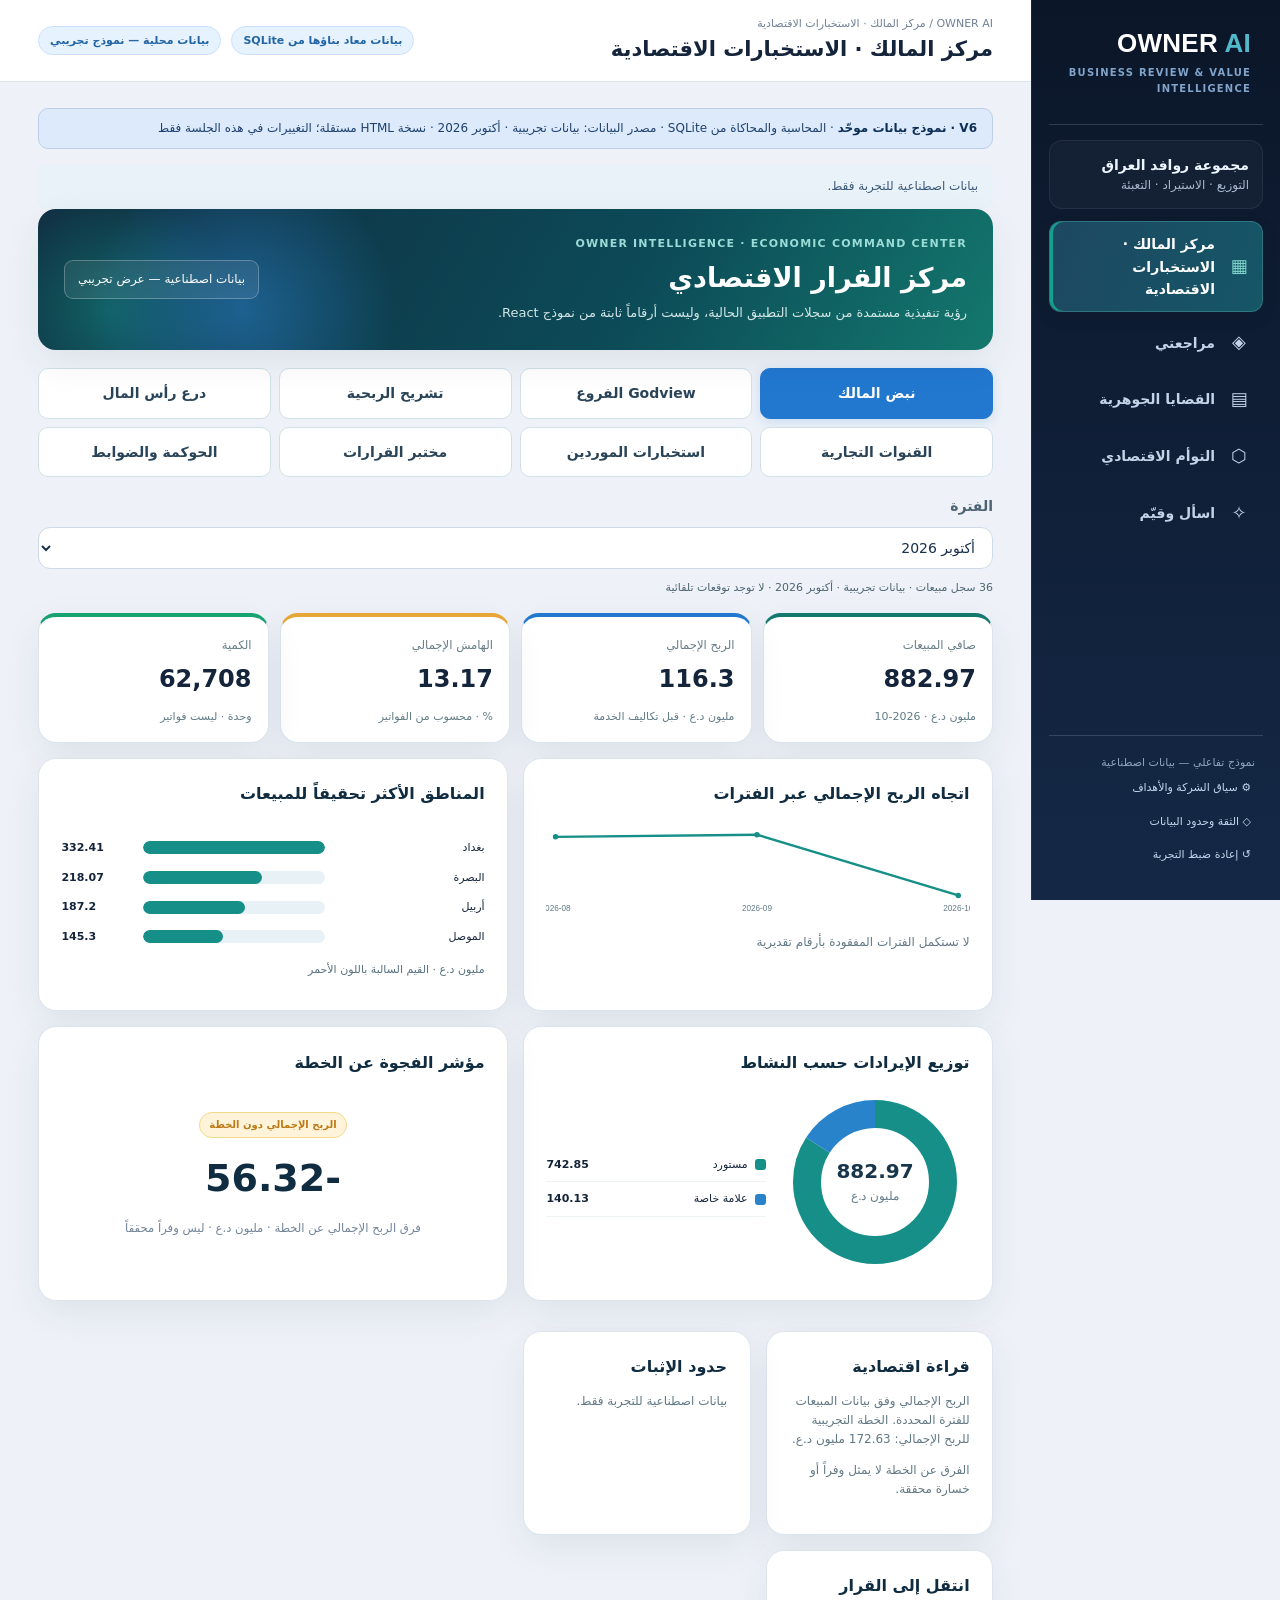
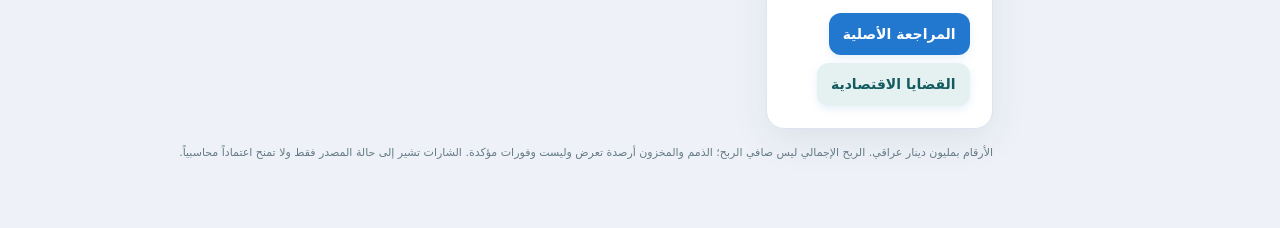
<file: public/assets/aistudio/OWNER_AI_V7_5_Updated_Design_b5551e58.html>
<!DOCTYPE html><html lang="ar" dir="rtl"><head><meta charset="UTF-8"><meta name="viewport" content="width=device-width,initial-scale=1"><title>OWNER AI V7.4 | Unified Economic & Commercial Intelligence</title><style>
:root{--bg:#eef2f8;--nav:#0b1628;--nav2:#142846;--ink:#14243b;--muted:#64758d;--edge:#dbe4ef;--blue:#2277cf;--blue-soft:#e7f2ff;--white:#fff;--good:#07856c;--warn:#bb7a16;--red:#c4494d;--shadow:0 13px 38px rgba(14,34,62,.07)}*{box-sizing:border-box}body{margin:0;background:var(--bg);font-family:Tahoma,'Segoe UI',Arial,sans-serif;color:var(--ink);font-size:14px;line-height:1.65}button,input,select,textarea{font:inherit}button{cursor:pointer}button:focus-visible,input:focus-visible,textarea:focus-visible,select:focus-visible{outline:3px solid #81b9f8;outline-offset:2px}button:disabled{opacity:.5;cursor:not-allowed}#app{display:flex;min-height:100vh}.side{background:linear-gradient(180deg,#101e34,#0b1628);color:#d8e4f6;width:249px;flex-shrink:0;min-height:100vh;position:sticky;top:0;height:100vh;display:flex;flex-direction:column;padding:28px 17px}.brand{padding:0 12px 27px;border-bottom:1px solid #ffffff1b}.brand strong{font-size:26px;color:#fff;letter-spacing:1px;font-family:'Segoe UI',Arial}.brand small{display:block;color:#81a4cb;letter-spacing:1.2px;font-size:10px;font-weight:700}.company{font-size:12px;padding:22px 12px;color:#a9b9cf}.company b{display:block;color:#edf5ff;font-size:14px}.navbtn{background:transparent;color:#c3d3e8;border:1px solid transparent;width:100%;border-radius:9px;text-align:right;padding:12px 14px;display:flex;gap:13px;align-items:center;margin:4px 0}.navbtn:hover{background:#ffffff0e}.navbtn.on{background:#1d3b61;color:white;border-color:#315b8a}.navbtn .ico{font-size:18px;min-width:22px;text-align:center}.sidebottom{margin-top:auto;border-top:1px solid #ffffff25;padding:18px 8px 0;font-size:11px;color:#8ea4be}.sidebottom button{color:#c4d7ee;background:none;border:0;padding:8px 4px;text-align:right;width:100%}.workspace{min-width:0;flex:1}.top{background:#fff;min-height:72px;border-bottom:1px solid var(--edge);padding:15px 38px;display:flex;justify-content:space-between;align-items:center;gap:14px}.crumb{color:#718198;font-size:11px}.top h1{font-size:19px;margin:0;font-weight:750}.tag{font-size:11px;border:1px solid #ccd9e8;border-radius:30px;padding:5px 11px;color:#58718d;white-space:nowrap}.content{max-width:1390px;margin:auto;padding:28px 38px 55px}.eyebrow{font-size:11px;font-weight:800;letter-spacing:1px;color:#6482a2}.hero{background:linear-gradient(111deg,#142b4c,#0c1a2c);color:#fff;border-radius:17px;padding:29px 34px 30px;box-shadow:var(--shadow);position:relative;overflow:hidden}.hero:after{content:'';position:absolute;width:370px;height:370px;border:1px solid #ffffff14;border-radius:50%;left:-120px;top:-170px;pointer-events:none}.hero h2{font-size:27px;line-height:1.5;margin:12px 0;max-width:840px}.hero p{color:#bccde0;font-size:14px;max-width:790px;margin:0}.hero-foot{display:flex;gap:12px;align-items:center;margin-top:23px;flex-wrap:wrap}.hero-foot span{background:#ffffff12;padding:5px 11px;border-radius:6px;color:#d1e1f3;font-size:11px}.sectionhead{display:flex;align-items:center;justify-content:space-between;margin:29px 0 14px;gap:10px}.sectionhead h3{margin:0;font-size:19px}.sectionhead p{color:var(--muted);margin:3px 0 0;font-size:12px}.paper{background:#fff;border:1px solid var(--edge);border-radius:13px;box-shadow:0 5px 20px rgba(21,42,70,.025)}.grid2{display:grid;grid-template-columns:1.48fr 1fr;gap:16px}.grid3{display:grid;grid-template-columns:repeat(3,minmax(0,1fr));gap:14px}.case{padding:20px 23px;border-bottom:1px solid #e6ecf3;cursor:pointer;transition:background .15s}.case:last-child{border-bottom:0}.case:hover{background:#f7faff}.case-top{display:flex;align-items:center;justify-content:space-between;gap:9px;color:#7b8da1;font-size:11px}.case h4{margin:7px 0 5px;font-size:17px}.case p{color:var(--muted);margin:0;font-size:12px}.casefoot{display:flex;gap:12px;align-items:center;margin-top:12px;flex-wrap:wrap}.pill{display:inline-block;border-radius:5px;padding:3px 9px;font-size:11px;font-weight:700}.pill.red{background:#fff1f0;color:#aa3439}.pill.amber{background:#fff5e5;color:#96620e}.pill.blue{background:#e8f3ff;color:#135a9b}.pill.green{background:#e8f7f1;color:#07765e}.metric{font-size:18px;font-weight:800;color:#162c48;direction:ltr;unicode-bidi:isolate;display:inline-block}.subhead{font-size:13px;font-weight:800;margin:0 0 14px}.opportunity{padding:23px}.opportunity h4{font-size:17px;margin:7px 0}.opportunity p{color:var(--muted);font-size:12px}.action{background:#2375c7;color:white;border:0;border-radius:8px;padding:10px 17px;font-weight:700}.action:hover{background:#115da8}.ghost{background:#fff;border:1px solid #cbd9e8;color:#2d5379;border-radius:8px;padding:9px 14px}.ghost:hover{background:#edf5fe}.quiet{padding:26px;text-align:center;color:#60758c}.quiet strong{display:block;color:#23405b;font-size:17px}.tiny{font-size:11px;color:#71849a}.plain{padding:22px}.plain h3{margin:0 0 12px}.line{border-top:1px solid #e3eaf2;margin:16px 0}.view{display:none}.view.active{display:block}.flex{display:flex;align-items:center;gap:10px;flex-wrap:wrap}.spread{display:flex;justify-content:space-between;align-items:center;gap:12px}.input,.select,.area{border:1px solid #cedae7;border-radius:9px;padding:11px 13px;background:white;color:#18304d;width:100%;outline:0}.input:focus,.select:focus,.area:focus{border-color:#2277cf}.area{resize:vertical;min-height:86px}.toolbar{display:flex;gap:8px;flex-wrap:wrap}.toolbar>*{flex:1;min-width:135px}.evidence{padding:17px 0;border-top:1px solid #e7edf4}.evidence:first-child{border-top:0}.evidence strong{font-size:14px}.evidence p{margin:5px 0 0;color:#5d728a;font-size:12px}.tablewrap{overflow-x:auto}.tbl{border-collapse:collapse;width:100%;min-width:570px;text-align:right;font-size:12px}.tbl th{background:#f2f6fb;color:#536a85;font-size:11px;padding:12px 13px;border-bottom:1px solid #dce5ef}.tbl td{padding:12px 13px;border-bottom:1px solid #ebeff5}.tbl tr:last-child td{border-bottom:0}.n{font-variant-numeric:tabular-nums;direction:ltr;unicode-bidi:isolate;display:inline-block}.muted{color:var(--muted)}.highlight{background:#edf5ff;border-right:3px solid #3483d2;border-radius:8px;padding:17px 20px;margin:17px 0}.dangerline{border-right-color:#d47b43;background:#fff8ec}.analysis-grid{display:grid;grid-template-columns:repeat(3,1fr);gap:11px}.stat{padding:17px 20px;background:#f4f7fb;border:1px solid #e4ebf4;border-radius:9px}.stat b{font-size:21px;display:block;direction:ltr;text-align:right;unicode-bidi:isolate}.stat small{color:#61758d;font-size:11px}.barrow{margin:15px 0}.barlabel{display:flex;justify-content:space-between;font-size:12px;margin-bottom:6px}.barbase{height:9px;background:#e7eff7;border-radius:99px;overflow:hidden}.barfill{background:#2f81cd;height:100%;border-radius:99px}.promptchips{display:flex;gap:8px;flex-wrap:wrap;margin:15px 0}.promptchips button{border:1px solid #cedceb;background:#f7faff;border-radius:8px;padding:8px 11px;color:#2d587f;font-size:12px}.promptchips button:hover{background:#e5f2ff}.question{padding:24px}.question .area{min-height:102px}.output{margin-top:19px}.outhead{display:flex;justify-content:space-between;gap:8px;align-items:center}.answer{font-size:14px}.answer p{margin:10px 0}.answer h3{font-size:17px;margin-top:8px}.steps{border-right:2px solid #d9e5f0;margin-right:9px;padding-right:23px}.step{position:relative;padding:4px 0 20px}.step:before{content:'';width:10px;height:10px;background:#2b78c5;border-radius:50%;position:absolute;right:-29px;top:11px}.step small{color:#70829a}.modalback{position:fixed;inset:0;background:#071427b8;display:none;z-index:20;justify-content:center;align-items:center;padding:18px}.modalback.open{display:flex}.modal{background:#fff;border-radius:14px;width:min(990px,100%);max-height:90vh;overflow:auto;box-shadow:0 20px 90px #0004}.modalheader{background:#f8fafd;border-bottom:1px solid var(--edge);padding:20px 26px;position:sticky;top:0;display:flex;justify-content:space-between;align-items:center;z-index:2}.modalheader h2{margin:0;font-size:18px}.modalbody{padding:24px 27px}.close{background:#fff;border:1px solid var(--edge);border-radius:7px;width:33px;height:33px}.tabrow{display:flex;gap:6px;border-bottom:1px solid #dfebf5;margin:19px 0}.tabrow button{background:transparent;border:0;padding:9px 17px;color:#63748a;border-bottom:3px solid transparent}.tabrow button.selected{color:#176ec4;font-weight:800;border-bottom-color:#2277cf}.sidecontrols{display:grid;grid-template-columns:repeat(3,1fr);gap:14px;margin:17px 0}.sidecontrols label{display:block;font-weight:700;font-size:12px}.sidecontrols input{margin-top:7px}.range{width:100%;accent-color:#2277cf}.rangeval{color:#176ab7;font-weight:800;font-size:13px}.results-row{display:grid;grid-template-columns:repeat(3,1fr);gap:10px}.resultcard{padding:17px;background:#f5f8fc;border:1px solid #e2e9f3;border-radius:9px}.resultcard b{font-size:19px;display:block;direction:ltr;text-align:right}.resultcard small{color:#62748c}.note{padding:13px 17px;border-radius:8px;background:#f7f9fc;color:#62778d;font-size:11px}.section-sub{font-size:15px;font-weight:800;margin:22px 0 10px}.choice{border:1px solid #dce6f0;background:#fff;border-radius:9px;padding:14px 17px;width:100%;text-align:right;margin:6px 0}.choice:hover{background:#f1f7ff}.choice.active{border-color:#2175ca;background:#ebf4ff}.hide{display:none!important}.number-en{direction:ltr;unicode-bidi:isolate}.mobilebar{display:none}.chartgrid{height:140px;display:flex;align-items:end;gap:8px;border-bottom:1px solid #cbd9e8;padding:5px 6px}.chartcol{flex:1;background:#3c8ed3;min-width:10px;border-radius:4px 4px 0 0;position:relative}.chartcol small{position:absolute;bottom:-24px;left:0;right:0;text-align:center;font-size:10px;color:#61748a}.rtl-ltr{direction:ltr;display:inline-block;unicode-bidi:isolate}@media(max-width:1100px){.side{width:215px}.content{padding:23px}.top{padding:13px 23px}.grid2{grid-template-columns:1fr}}@media(max-width:740px){#app{display:block}.side{width:100%;height:auto;min-height:unset;position:relative;padding:13px 17px}.brand{padding:0 0 8px}.brand strong{font-size:20px}.company,.side nav,.sidebottom{display:none}.mobilebar{display:flex;background:#132740;position:sticky;top:0;z-index:10;justify-content:space-around;padding:7px 5px}.mobilebar button{background:transparent;border:0;color:#c2d4e8;padding:8px 11px;border-radius:7px;font-size:12px}.mobilebar button.on{background:#2c5687;color:white}.top{padding:13px 16px;min-height:58px}.top h1{font-size:16px}.top .tag{display:none}.content{padding:15px 13px 38px}.hero{padding:21px}.hero h2{font-size:21px}.grid3,.analysis-grid,.results-row{grid-template-columns:1fr}.sidecontrols{grid-template-columns:1fr}.sectionhead h3{font-size:17px}.modalbody{padding:17px}.modalheader{padding:14px 17px}.question{padding:16px}.case{padding:17px}}

/* V4.1 · Owner-facing executive performance */
.performance-area{margin-top:23px}
.performance-toolbar{display:flex;justify-content:space-between;align-items:start;gap:14px;margin:0 0 13px;flex-wrap:wrap}
.performance-toolbar h3{margin:0;font-size:20px}.performance-toolbar p{font-size:12px;color:var(--muted);margin:2px 0}
.performance-filters{display:flex;flex-wrap:wrap;gap:8px;align-items:end;max-width:100%}
.performance-filters label{font-size:11px;font-weight:700;color:#546981;min-width:110px}
.performance-filters select{display:block;width:100%;border:1px solid #d0ddec;border-radius:7px;background:#fff;color:#18304d;padding:9px 10px;margin-top:3px;min-width:115px;max-width:190px}
.performance-filters #dashProduct{max-width:210px}
.performance-filters button{margin-bottom:0}
.dash-context{display:flex;align-items:center;flex-wrap:wrap;gap:8px;background:#e7edf7;border:1px solid #d9e4f2;border-radius:8px;padding:8px 13px;color:#62758d;font-size:11px;margin-bottom:14px}
.dash-context b{color:#213e5e}.dash-context i{font-style:normal;color:#aab8c9}
.kpi-grid{display:grid;grid-template-columns:repeat(4,minmax(0,1fr));gap:12px}
.dash-kpi{background:#fff;border:1px solid #d9e4f0;border-top:3px solid #2e80cd;border-radius:11px;padding:17px 18px;box-shadow:0 6px 21px #142e4d08;min-width:0}
.kpi-label{font-weight:700;font-size:12px;color:#5e7590}.kpi-main{display:flex;align-items:baseline;gap:6px;flex-wrap:wrap;margin:8px 0 6px}.kpi-main b{font-size:clamp(21px,2vw,29px);font-weight:800;color:#132d4d}.kpi-main small{font-size:10px;color:#5f7490}
.kpi-target{font-size:11px;color:#647791}.kpi-target b{color:#334c69}.kpi-divider{height:1px;background:#e8edf4;margin:13px 0 9px}
.kpi-status{display:flex;align-items:center;justify-content:space-between;gap:8px;font-size:11px;font-weight:700;flex-wrap:wrap}.kpi-status strong{font-size:14px}.kpi-status.is-good{color:#0c8667}.kpi-status.is-bad{color:#bf4146}.kpi-extra{font-size:10px;color:#5a6e85;margin-top:7px}
.dash-analytics{display:grid;grid-template-columns:1fr 1fr;gap:13px;margin-top:13px}.dash-panel{padding:20px 22px}.dash-panel-head{display:flex;align-items:start;justify-content:space-between;gap:10px;margin-bottom:16px;flex-wrap:wrap}.dash-panel-head h4{font-size:15px;margin:0}.dash-panel-head .tiny{font-size:10px}
.legend{display:flex;gap:16px;font-size:11px;color:#57708b}.legend span{display:flex;align-items:center;gap:6px}.legend-dot{width:9px;height:9px;border-radius:3px;display:inline-block}.sales-dot{background:#276cae}.profit-dot{background:#12a18c}
.trend-bars{display:grid;grid-template-columns:repeat(3,1fr);gap:24px;height:203px;padding-top:14px}.trend-month{min-width:0;display:flex;align-items:center;flex-direction:column;gap:4px}.trend-plot{width:100%;height:149px;border-bottom:1px solid #dce6f0;display:flex;align-items:end;justify-content:center;background:repeating-linear-gradient(to top,#eaf0f8 0px,#eaf0f8 1px,transparent 1px,transparent 37px)}.trend-col{height:100%;width:74%;display:flex;align-items:end;justify-content:center;gap:8px}.trend-bar{width:35%;border-radius:5px 5px 0 0;min-height:2px}.trend-bar.sales{background:#276cae}.trend-bar.profit{background:#12a18c}.trend-month b{font-size:11px}.trend-month small{font-size:10px;color:#6b7c92}.dash-caption{margin-top:17px;color:#71849a;font-size:10px}
.target-row{margin:0 0 17px}.target-info{display:flex;justify-content:space-between;gap:8px;align-items:center;font-size:11px;margin-bottom:5px}.target-info b{font-size:12px}.goal-track{background:#e9eff6;border-radius:99px;height:8px;overflow:hidden}.goal-fill{height:100%;border-radius:99px}.goal-fill.met{background:#12a18c}.goal-fill.behind{background:#d79a3d}.target-sub{color:#77899c;font-size:10px;margin-top:4px}.good-txt{color:#07866a!important}.bad-txt{color:#c1464b!important}
.product-panel{margin-top:13px}.product-columns{display:grid;grid-template-columns:1fr 1fr;gap:24px}.product-columns>div:first-child{border-left:1px solid #e1e9f3;padding-left:21px}.product-columns h5{font-size:13px;margin:0 0 9px}.dashboard-table{min-width:400px}.dashboard-table th,.dashboard-table td{padding:9px 9px}.no-loss{margin:0;color:#75869a;font-size:12px;background:#f2f6fa;border-radius:8px;padding:20px}.dash-footnote{font-size:11px;color:#6b7f95;margin:12px 2px 0;line-height:1.7}
@media(max-width:1270px){.kpi-grid{grid-template-columns:repeat(2,minmax(0,1fr))}.performance-filters{width:100%}}
@media(max-width:850px){.dash-analytics,.product-columns{grid-template-columns:1fr}.product-columns>div:first-child{border-left:0;border-bottom:1px solid #e1e9f3;padding:0 0 19px}}
@media(max-width:520px){.kpi-grid{grid-template-columns:1fr 1fr;gap:8px}.dash-kpi{padding:12px}.kpi-main b{font-size:20px}.performance-filters label{flex:1;min-width:42%}.performance-filters select{max-width:none}.performance-filters button{width:100%}.dash-panel{padding:14px}.trend-bars{gap:7px}.dashboard-table{min-width:370px}}

/* Economic Twin V5 – integrated experience */
.twin-tabs{display:flex;gap:7px;flex-wrap:wrap;margin:18px 0}.twin-tab{padding:11px 16px;border-radius:9px;border:1px solid #cad9eb;background:#fff;color:#365675;font-weight:700}.twin-tab.on{background:#1c67ad;border-color:#1c67ad;color:white}.twin-stage{display:none}.twin-stage.on{display:block}.twin-head{background:linear-gradient(120deg,#142c4c,#10213b);color:white;border-radius:15px;padding:25px 28px;margin-bottom:15px}.twin-head h2{font-size:24px;margin:4px 0}.twin-head p{color:#c2d5ec;margin:0}.twin-row{display:grid;grid-template-columns:1.2fr 1fr;gap:15px;margin:15px 0}.twin-card{padding:21px 22px}.twin-card h3{font-size:16px;margin:0 0 12px}.twin-path{display:flex;align-items:center;justify-content:space-between;gap:5px;margin:14px 0;overflow-x:auto;padding-bottom:5px}.twin-node{min-width:124px;flex:1;border:1px solid #d9e5f2;border-radius:10px;background:#f5f8fc;padding:12px 9px;text-align:center}.twin-node b{display:block;font-size:12px}.twin-node small{display:block;font-size:10px;color:#67809c;margin-top:4px}.twin-arrow{color:#2f7ac1;font-size:20px}.twin-controls{display:grid;grid-template-columns:repeat(2,1fr);gap:17px}.twin-controls label{font-weight:700;font-size:12px}.twin-controls input{margin-top:8px}.twin-controls output{color:#1f70b7;float:left;font-size:13px}.twin-metricgrid{display:grid;grid-template-columns:repeat(3,1fr);gap:10px;margin:15px 0}.twin-stat{border:1px solid #dfe8f2;background:#f4f7fb;padding:16px;border-radius:9px}.twin-stat small{font-size:11px;color:#64758d;display:block}.twin-stat strong{display:block;font-size:22px;direction:ltr;text-align:right}.twin-selectbar{display:flex;flex-wrap:wrap;gap:11px;margin:10px 0 15px}.twin-selectbar label{font-size:11px;color:#526b86;font-weight:700;flex:1;min-width:155px}.twin-selectbar select{margin-top:4px;width:100%}.twin-actions{display:flex;gap:9px;flex-wrap:wrap;margin:12px 0}.impact-good{color:#087961}.impact-bad{color:#bf4146}.twin-foot{font-size:11px;color:#657b93;line-height:1.9}.twin-signal{border-right:3px solid #2375c7;background:#f4f8fd;margin:10px 0;padding:14px 18px;border-radius:8px}.twin-signal h4{margin:0 0 5px;font-size:14px}.twin-signal p{font-size:12px;margin:0 0 7px;color:#526b87}.twin-signal button{padding:5px 11px;font-size:11px}.twin-steps{display:grid;grid-template-columns:repeat(4,1fr);gap:9px}.twin-step{padding:14px;background:#eff5fb;border-radius:9px;font-size:12px}.twin-step b{display:block;color:#1c588e}.twin-steps small{font-size:11px;color:#647a91}.twin-history-entry{padding:12px 4px;border-bottom:1px solid #e1eaf4;font-size:12px}.twin-history-entry:last-child{border-bottom:none}.twin-badge{display:inline-block;background:#e6f3ff;color:#115a9f;border-radius:5px;font-size:11px;padding:3px 9px}.twin-chart{height:18px;background:#e7eef8;border-radius:7px;overflow:hidden;margin:7px 0}.twin-chart div{height:100%;background:#2679bd}.twin-filter-note{color:#647891;font-size:11px}.twin-compare{display:grid;grid-template-columns:1fr 1fr;gap:12px}.twin-case-link{margin-top:8px}.twin-blank{padding:20px;color:#667a91}.mono-en{direction:ltr;unicode-bidi:isolate;display:inline-block;font-variant-numeric:tabular-nums}.twin-subtle{background:#e9f1f9;border-radius:8px;padding:12px 15px;font-size:12px;color:#385978}.twin-table{min-width:610px}.twin-table td,.twin-table th{padding:10px 11px}.twin-grid-spark{display:grid;grid-template-columns:repeat(3,1fr);gap:12px;margin:13px 0}.twin-grid-spark>div{background:#eef4fa;padding:15px;border-radius:9px}.twin-grid-spark strong{display:block;font-size:18px}.twin-grid-spark small{color:#607890;font-size:11px}@media(max-width:1050px){.twin-row{grid-template-columns:1fr}.twin-controls{grid-template-columns:1fr 1fr}}@media(max-width:740px){.twin-steps{grid-template-columns:1fr 1fr}.twin-controls,.twin-metricgrid,.twin-grid-spark,.twin-compare{grid-template-columns:1fr}.twin-head{padding:21px}.twin-node{min-width:108px}}

.v6-info{background:#dceafc;color:#1e406d;border:1px solid #bdcee7;padding:10px 15px;border-radius:10px;font-size:12px;margin-bottom:16px}.v6-info b{color:#0c2d55}

/* V7.1: consolidated executive UX, sourced from existing Python data payload */
.owner-head{display:flex;justify-content:space-between;gap:18px;align-items:center;padding:26px;border-radius:17px;background:linear-gradient(115deg,#102c40,#0c4a57);color:white;flex-wrap:wrap}
.owner-head h2{font-size:27px;margin:4px 0}.owner-head p{margin:0;color:#d2e6e7;font-size:13px}.owner-eyebrow{letter-spacing:1.2px;color:#9adcd7;font-size:11px;font-weight:bold}.owner-source{background:#ffffff14;border:1px solid #ffffff42;border-radius:9px;padding:9px 13px;font-size:12px;max-width:320px}
.owner-tabs{display:grid;grid-template-columns:repeat(3,minmax(0,1fr));gap:8px;margin:18px 0}.owner-tabs button{background:#fff;color:#294458;padding:13px 8px;border:1px solid #d1e1e7;border-radius:10px;font-weight:700}.owner-tabs button[aria-selected=true]{background:#13786d;color:white;border-color:#13786d}
.owner-toolbar{display:flex;gap:10px;align-items:center;flex-wrap:wrap;margin:8px 0 16px;color:#4c6472}.owner-toolbar label{font-weight:bold}.owner-toolbar select{min-width:160px}.owner-toolbar span{font-size:11px}
.owner-kpis{grid-column:1/-1;display:grid;grid-template-columns:repeat(4,minmax(0,1fr));gap:11px}.owner-kpi{background:white;border:1px solid #d8e6e9;border-top:3px solid #168576;border-radius:11px;padding:16px;min-width:0}.owner-kpi small{color:#667c86}.owner-kpi strong{display:block;font-size:24px;font-variant-numeric:tabular-nums;color:#153845;margin:5px 0}.owner-kpi em{font-style:normal;color:#607b85;font-size:11px}
.owner-grid{display:grid;grid-template-columns:1fr 1fr;gap:15px;margin-top:15px}.owner-card{background:#fff;border:1px solid #dce7e9;border-radius:12px;padding:20px;min-width:0}.owner-card h3{font-size:16px;margin:0 0 12px}.owner-card p{color:#617884;font-size:12px}.owner-card table{width:100%;border-collapse:collapse;text-align:right;font-size:12px}.owner-card th,.owner-card td{padding:10px 6px;border-bottom:1px solid #eaf0f2}.owner-card th{color:#647984}.owner-full{grid-column:1/-1}.owner-pill{display:inline-block;padding:3px 8px;background:#e8f3f4;color:#1f5f66;border-radius:16px;font-size:11px}.owner-warning{grid-column:1/-1;border:1px solid #edd3a2;background:#fff6e8;color:#785019;border-radius:10px;padding:12px;margin:10px 0;font-size:12px}.owner-action{background:#126b70;color:white;border:0;border-radius:8px;padding:10px 14px;font-weight:bold}.owner-action.secondary{background:#e5f1f1;color:#145b60}.owner-actions{display:flex;gap:8px;flex-wrap:wrap;margin-top:14px}.owner-disclaimer{color:#657b86;font-size:11px;margin-top:15px}
@media(max-width:940px){.owner-kpis{grid-template-columns:repeat(2,minmax(0,1fr))}.owner-grid{grid-template-columns:1fr}.owner-full{grid-column:1}.owner-tabs{grid-template-columns:repeat(2,minmax(0,1fr))}}
@media(max-width:530px){.owner-kpis{grid-template-columns:1fr 1fr}.owner-kpi{padding:11px}.owner-kpi strong{font-size:20px}.owner-tabs button{font-size:11px;padding:10px 5px}.owner-head{padding:18px}}

/* V7.2: source-grounded, interactive executive charts (no external libraries). */
.gv-controls{display:flex;flex-wrap:wrap;gap:10px;align-items:end;margin:6px 0 15px}.gv-controls label{font-size:12px;color:#4d6877;font-weight:700}.gv-controls select{display:block;min-width:165px;margin-top:4px}.gv-chart{width:100%;height:auto;display:block;min-height:180px;overflow:visible}.gv-gridline{stroke:#e2ecf0;stroke-width:1}.gv-bar{cursor:pointer;transition:opacity .15s}.gv-bar:hover{opacity:.68}.gv-bar:focus{outline:3px solid #117fa3}.gv-axis{font:12px Tahoma,Arial,sans-serif;fill:#637b89}.gv-label{font:12px Tahoma,Arial,sans-serif;fill:#29465b}.gv-chart-panel{overflow:hidden}.gv-chart-panel h3{margin-bottom:4px}.gv-chart-panel p{font-size:11px;margin:0 0 10px}.gv-legend{display:flex;flex-wrap:wrap;gap:12px;font-size:11px;color:#617889}.gv-key{display:inline-block;width:10px;height:10px;border-radius:3px;margin-left:5px}.gv-detail{border-right:4px solid #168576;background:#edf8f6;border-radius:9px;padding:14px 18px;margin:14px 0}.gv-detail strong{font-size:16px}.gv-detail small{display:block;color:#61798b}.gv-selected{stroke:#0c3149;stroke-width:3}.gv-empty{padding:24px;color:#617889;background:#f3f7f9;border-radius:9px}.gv-unit{font-size:11px;color:#56717e}.gv-charts{display:grid;grid-template-columns:1fr 1fr;gap:15px;grid-column:1/-1}.gv-charts .owner-card{min-width:0}.gv-chart-wide{grid-column:1/-1}@media(max-width:820px){.gv-charts{grid-template-columns:1fr}.gv-chart-wide{grid-column:auto}} 

/* V7.3: unified executive design tokens (no framework or remote assets). */
:root{--owner-navy:#102c40;--owner-deep:#0c4a57;--owner-teal:#13786d;--owner-blue:#2983cb;--owner-red:#d95763;--owner-yellow:#e6a736;--owner-green:#16a36f;--owner-soft:#f4f9fa;--owner-border:#dae7ea}
.owner-head{background:linear-gradient(112deg,var(--owner-navy),var(--owner-deep))}
.owner-tabs{grid-template-columns:repeat(4,minmax(0,1fr))}
.owner-tabs button[aria-selected=true]{background:var(--owner-teal);border-color:var(--owner-teal);box-shadow:0 3px 10px #13786d27}
.owner-kpi{border-top-color:var(--owner-teal);box-shadow:0 8px 22px #142b4310}
.owner-kpi:nth-child(4n+2){border-top-color:var(--owner-blue)}.owner-kpi:nth-child(4n+3){border-top-color:var(--owner-yellow)}.owner-kpi:nth-child(4n+4){border-top-color:var(--owner-green)}
.owner-card{box-shadow:0 6px 22px #132c4310}.owner-action{background:var(--owner-teal)}
.owner-card h3{color:var(--owner-navy)}.owner-card table thead th{background:var(--owner-soft)}
.state-badge{display:inline-block;font-size:10px;font-weight:800;padding:4px 9px;border-radius:20px;margin-inline:8px}
.state-badge.danger{background:#ffecef;color:#aa293e}.state-badge.warning{background:#fff1d6;color:#956009}.state-badge.success{background:#e0f6ea;color:#0d7f56}.state-badge.neutral{background:#e6f2fa;color:#225e82}
.studio-controls{display:grid;grid-template-columns:2fr repeat(3,1fr);gap:9px}.studio-controls label{font-size:12px;font-weight:bold;color:#526a7b}.studio-controls .input,.studio-controls .select{display:block;margin-top:5px;min-width:0}
.sku-table{min-width:980px}.sku-table td,.sku-table th{white-space:nowrap}.sku-table td:first-child b,.sku-table td:first-child small{display:block}.sku-table td:first-child small{color:#8593a5}.row-danger{background:#fff1f3}.row-warning{background:#fff9ec}.negative{color:#b92f46;font-weight:800}
.studio-empty{padding:24px;background:#f5f9fb;border:1px dashed #d1e1e7;border-radius:10px;text-align:center}.studio-empty strong,.studio-empty small{display:block}.studio-empty small{color:#728398;margin-top:7px}
.h-bars{padding:8px 0}.h-row{display:grid;grid-template-columns:minmax(85px,150px) minmax(60px,1fr) 72px;gap:10px;align-items:center;margin:12px 0;font-size:11px}.h-label{overflow:hidden;text-overflow:ellipsis;white-space:nowrap}.h-track{height:13px;background:#e8f1f5;border-radius:8px;overflow:hidden;direction:ltr}.h-track div{height:100%;border-radius:8px;transition:width .2s}.h-row strong{font-variant-numeric:tabular-nums;text-align:left}
.donut-layout{display:grid;grid-template-columns:minmax(110px,190px) 1fr;align-items:center;gap:14px}.donut-layout svg{width:100%;max-height:215px}.donut-center{font-size:20px;font-weight:800;fill:#18364b}.donut-legend div{display:flex;gap:7px;align-items:center;font-size:11px;border-bottom:1px solid #edf2f3;padding:8px 0}.donut-legend i{width:11px;height:11px;flex-shrink:0;border-radius:3px}.donut-legend b{margin-right:auto;font-variant-numeric:tabular-nums}
.mini-spark{width:100%;height:auto}.status-measure{text-align:center;padding:25px 10px}.status-measure .status-amount{font-weight:800;font-size:38px;color:var(--owner-navy);margin:10px 0;font-variant-numeric:tabular-nums}.status-measure small{display:block;color:#728398}
@media(max-width:1050px){.studio-controls{grid-template-columns:1fr 1fr}.owner-tabs{grid-template-columns:repeat(2,minmax(0,1fr))}}
@media(max-width:550px){.studio-controls{grid-template-columns:1fr}.owner-tabs{grid-template-columns:repeat(2,minmax(0,1fr))}.donut-layout{grid-template-columns:1fr}.donut-layout svg{max-height:190px}.h-row{grid-template-columns:80px 1fr 60px}}

/* V7.4 — commercial evidence visuals, reuse studio semantic colors */
.bridge-summary{display:grid;grid-template-columns:repeat(5,minmax(0,1fr));gap:10px}
.bridge-stat{background:#f3f8fc;border:1px solid #d8e4ef;border-radius:12px;padding:13px;min-width:0}
.bridge-stat small{display:block;font-size:11px;color:#62758a}.bridge-stat strong{display:block;font-size:19px;color:#173953;margin-top:5px;overflow-wrap:anywhere}
.bridge-plot{overflow-x:auto;padding:12px 0}.bridge-svg{width:100%;min-width:590px;height:auto}
.bridge-legend{display:flex;gap:13px;flex-wrap:wrap;font-size:12px;color:#66798c;margin:10px 0}
.bridge-legend span{display:inline-flex;align-items:center;gap:5px}.bridge-key{width:10px;height:10px;border-radius:3px;display:inline-block}
.bridge-note{border-right:3px solid var(--warning,#e5a83e);background:#fff9ec;padding:11px 13px;border-radius:6px;font-size:12px;line-height:1.9}
.bridge-tables{display:grid;grid-template-columns:1fr 1fr;gap:12px}
@media(max-width:1100px){.bridge-summary{grid-template-columns:repeat(3,1fr)}.bridge-tables{grid-template-columns:1fr}}
@media(max-width:600px){.bridge-summary{grid-template-columns:repeat(2,1fr)}}

/* OWNER AI V7.5 — React reference visual system (presentation only). */
:root {
  --bg:#EEF2F8;--surface:#FFFFFF;--surface-2:#F3F7FC;--line:#DBE4EF;
  --text:#14243B;--muted:#64758D;--blue:#2277CF;--blue-2:#2983CB;
  --blue-soft:#E7F2FF;--green:#07856C;--green-2:#16A36F;
  --amber:#BB7A16;--amber-2:#E6A736;--red:#C4494D;--red-2:#D95763;
  --teal:#13786D;--teal-2:#12A18C;--sidebar:#0B1628;--sidebar-2:#142846;
  --hero-1:#102C40;--hero-2:#0C4A57;--shadow:0 13px 38px rgba(14,34,62,.07);
  --radius:18px;
  --nav:var(--sidebar);--nav2:var(--sidebar-2);--ink:var(--text);
  --edge:var(--line);--good:var(--green);--warn:var(--amber);
  --owner-navy:var(--hero-1);--owner-deep:var(--hero-2);
  --owner-teal:var(--teal);--owner-blue:var(--blue-2);
  --owner-red:var(--red-2);--owner-yellow:var(--amber-2);
  --owner-green:var(--green-2);--owner-soft:var(--surface-2);
  --owner-border:var(--line);
}
html{scroll-behavior:smooth}
body{background:var(--bg);color:var(--text);font-family:'Tajawal','IBM Plex Sans Arabic','Segoe UI',Tahoma,system-ui,sans-serif;line-height:1.6}
button,input,select,textarea{font-family:inherit}
::selection{background:#BFE6DD;color:#102C40}
::-webkit-scrollbar{width:9px;height:9px}
::-webkit-scrollbar-thumb{background:#C3D2E4;border-radius:99px}
::-webkit-scrollbar-track{background:transparent}
.side{background:linear-gradient(180deg,var(--sidebar),var(--sidebar-2));border-left:1px solid #ffffff10;padding-top:23px}
.brand{border-bottom-color:#ffffff25}
.brand strong{font-weight:900;letter-spacing:.25px}
.brand strong span{color:#52B8CC!important}
.company{background:#ffffff08;border:1px solid #ffffff12;border-radius:13px;margin:15px 0 8px;padding:13px}
.navbtn{border-radius:12px;margin:4px 0;padding:11px 12px;font-weight:700;transition:background .22s,border-color .22s,transform .22s}
.navbtn:hover{background:#ffffff16;transform:translateX(-2px)}
.navbtn.on{background:linear-gradient(110deg,#1D4861,#155667);color:#fff;border-color:#459B9C80;box-shadow:inset 3px 0 0 var(--teal-2),0 5px 17px #00000016}
.navbtn.on .ico{color:#81D5CB}
.top{background:#ffffffF5;border-bottom:1px solid var(--line);backdrop-filter:blur(10px)}
.top h1{font-size:21px;font-weight:900;color:var(--text)}
.tag{border-color:#CCDFFF;background:var(--blue-soft);color:#2366A3;font-weight:700}
.content{max-width:1540px;padding-top:26px}
.hero,.owner-head{background:linear-gradient(120deg,var(--hero-1) 0%,var(--hero-2) 62%,var(--teal) 100%);border-radius:var(--radius);box-shadow:var(--shadow);position:relative;overflow:hidden}
.hero::before,.owner-head::before{content:'';position:absolute;inset-inline-end:-60px;bottom:-90px;width:260px;height:260px;border-radius:50%;background:radial-gradient(circle,rgba(18,161,140,.42),transparent 68%);pointer-events:none}
.hero::after,.owner-head::after{content:'';position:absolute;inset-inline-start:62%;top:-42%;width:320px;height:320px;border-radius:50%;background:radial-gradient(circle,rgba(41,131,203,.55),transparent 68%);pointer-events:none;border:0}
.hero>* , .owner-head>*{position:relative;z-index:1}
.hero-foot span{border:1px solid #ffffff22;background:#ffffff1d;border-radius:999px}
.paper,.owner-card,.bridge-stat,.owner-kpi{border:1px solid var(--line);border-radius:var(--radius);box-shadow:var(--shadow);background:var(--surface)}
.paper,.owner-card,.owner-kpi{transition:border-color .22s,box-shadow .22s,transform .22s}
.paper:hover,.owner-card:hover,.owner-kpi:hover{border-color:#BFD0E6;box-shadow:0 15px 35px #0e223e12}
.owner-card{padding:clamp(15px,1.75vw,25px)}
.owner-kpi{border-top:4px solid var(--teal)}
.owner-kpi:nth-child(4n+2){border-top-color:var(--blue)}
.owner-kpi:nth-child(4n+3){border-top-color:var(--amber-2)}
.owner-kpi:nth-child(4n+4){border-top-color:var(--green-2)}
.owner-kpi strong,.bridge-stat strong,.stat b,.metric{color:var(--text);font-weight:900}
.owner-head h2,.sectionhead h3,.owner-card h3{font-weight:900}
.owner-tabs button{border-radius:10px;transition:all .2s}
.owner-tabs button[aria-selected='true']{background:var(--blue);color:white;border-color:var(--blue);box-shadow:0 3px 12px #2277CF2E}
.action,.owner-action{background:var(--blue);border-radius:12px;font-weight:900;box-shadow:0 3px 9px #2277CF1c}
.action:hover,.owner-action:hover{background:#1C68B5}
.ghost,.input,.select,.area,.choice{border-radius:12px}
.input:focus,.select:focus,.area:focus{border-color:var(--blue);box-shadow:0 0 0 3px var(--blue-soft);outline:0}
.pill,.state-badge{border-radius:999px;font-weight:800}
.pill.red,.state-badge.danger{color:var(--red);background:#FDECEF;border:1px solid #F4C3C9}
.pill.amber,.state-badge.warning{color:var(--amber);background:#FFF4DA;border:1px solid #F3D98A}
.pill.green,.state-badge.success{color:var(--green);background:#E7F6F0;border:1px solid #BFE8D6}
.pill.blue,.state-badge.neutral{color:var(--blue);background:var(--blue-soft);border:1px solid #C6DFFF}
.row-danger{background:#FDECEF!important}.row-warning{background:#FFF4DA!important}
.tbl th,.owner-card table thead th{background:var(--surface-2);color:var(--muted);font-weight:900}
.tbl tbody tr:hover,.sku-table tbody tr:hover{background:#E7F2FF55}
.stat,.resultcard,.bridge-stat{background:var(--surface-2);border-color:var(--line);border-radius:14px}
.highlight{background:var(--blue-soft);border-right-color:var(--blue)}
.dangerline{background:#FFF4DA;border-right-color:var(--amber)}
.barfill,.chartcol{background:var(--blue-2)}
.owner-card svg,.bridge-svg,.mini-spark{max-width:100%}
.h-row .h-label{color:var(--text)}
.studio-empty{background:var(--surface-2);border-color:var(--line)}
.mobilebar{background:var(--sidebar-2)}
.mobilebar button.on{background:var(--teal);color:#fff}
@media(max-width:740px){.top{backdrop-filter:none}.hero,.owner-head{border-radius:15px}.company{margin:0}.content{padding-top:17px}.owner-card{padding:15px}}
@media(prefers-reduced-motion:reduce){html{scroll-behavior:auto}.paper,.owner-card,.owner-kpi,.navbtn{transition:none}}

</style></head><body><div id="app"><aside class="side"><div class="brand"><strong>OWNER <span style="color:#50a3f4">AI</span></strong><small>BUSINESS REVIEW & VALUE INTELLIGENCE</small></div><div class="company"><b>مجموعة روافد العراق</b>التوزيع · الاستيراد · التعبئة</div><nav><button class="navbtn" data-nav="cockpit"><span class="ico">▦</span>مركز المالك · الاستخبارات الاقتصادية</button><button class="navbtn on" data-nav="review"><span class="ico">◈</span>مراجعتي</button><button class="navbtn" data-nav="cases"><span class="ico">▤</span>القضايا الجوهرية</button><button class="navbtn" data-nav="twin"><span class="ico">⬡</span>التوأم الاقتصادي</button><button class="navbtn" data-nav="ask"><span class="ico">✧</span>اسأل وقيّم</button></nav><div class="sidebottom">نموذج تفاعلي — بيانات اصطناعية<br><button id="setupBtn">⚙ سياق الشركة والأهداف</button><button id="trustBtn">◇ الثقة وحدود البيانات</button><button id="resetBtn">↺ إعادة ضبط التجربة</button></div></aside><div class="workspace"><div class="mobilebar"><button data-nav="cockpit">مركز المالك</button><button class="on" data-nav="review">مراجعتي</button><button data-nav="cases">القضايا</button><button data-nav="twin">التوأم</button><button data-nav="ask">اسأل وقيّم</button><button id="mobileSetup">الإعدادات</button></div><header class="top"><div><div class="crumb">OWNER AI / <span id="crumb">مراجعتي</span></div><h1 id="pagetitle">المراجعة التنفيذية</h1></div><div class="flex"><span class="tag">بيانات معاد بناؤها من SQLite</span><span class="tag">بيانات محلية — نموذج تجريبي</span></div></header><main class="content"><div id="v6Info" class="v6-info"><b>V6 · نموذج بيانات موحّد</b> · المحاسبة والمحاكاة من SQLite · مصدر البيانات: <span id="v6Source">ملفات CSV</span> · <span id="v6Mode">عرض تجريبي</span></div><section id="cockpit" class="view" aria-label="مركز المالك التنفيذي">
  <div class="owner-head"><div><div class="owner-eyebrow">OWNER INTELLIGENCE · ECONOMIC COMMAND CENTER</div><h2>مركز القرار الاقتصادي</h2><p>رؤية تنفيذية مستمدة من سجلات التطبيق الحالية، وليست أرقاماً ثابتة من نموذج React.</p></div><div class="owner-source" id="ownerSourceBadge" role="status"></div></div>
  <div class="owner-tabs" role="tablist" aria-label="أقسام مركز المالك">
    <button type="button" data-owner-tab="brief" role="tab" aria-selected="true">نبض المالك</button>
    <button type="button" data-owner-tab="godview" role="tab" aria-selected="false">Godview الفروع</button>
    <button type="button" data-owner-tab="margin" role="tab" aria-selected="false">تشريح الربحية</button>
    <button type="button" data-owner-tab="capital" role="tab" aria-selected="false">درع رأس المال</button>
    <button type="button" data-owner-tab="channels" role="tab" aria-selected="false">القنوات التجارية</button>
    <button type="button" data-owner-tab="suppliers" role="tab" aria-selected="false">استخبارات الموردين</button>
    <button type="button" data-owner-tab="lab" role="tab" aria-selected="false">مختبر القرارات</button>
    <button type="button" data-owner-tab="governance" role="tab" aria-selected="false">الحوكمة والضوابط</button>
  </div>
  <div class="owner-toolbar"><label for="ownerPeriod">الفترة</label><select id="ownerPeriod" class="select" aria-label="فترة مركز المالك"></select><span id="ownerScopeNote"></span></div>
  <div id="ownerPanel" role="tabpanel" aria-live="polite"></div>
  <p class="owner-disclaimer">الأرقام بمليون دينار عراقي. الربح الإجمالي ليس صافي الربح؛ الذمم والمخزون أرصدة تعرض وليست وفورات مؤكدة. الشارات تشير إلى حالة المصدر فقط ولا تمنح اعتماداً محاسبياً.</p>
</section>
<section id="review" class="view active"><div class="hero"><div class="eyebrow" style="color:#80b6ea">EXECUTIVE REVIEW / OCTOBER 2026</div><h2 id="heroTitle">النمو التجاري مستمر، لكن جزءاً من القيمة لا يتحول إلى الربح المستهدف.</h2><p id="heroDesc">تستحق فجوة هامش الربح ورأس المال العامل مراجعة اقتصادية. بقية النشاط لا يستوجب تدخلاً تشغيلياً من المالك ضمن نطاق البيانات المتاحة.</p><div class="hero-foot"><span>المرجع: أهداف المالك المعتمدة</span><span>تغطية البيانات: حسب الملفات المستوردة</span><span>تحديث عند إعادة بناء البيانات</span></div></div><div class="performance-area">
<div class="performance-toolbar"><div><h3>مؤشرات أداء المجموعة</h3><p>مبيعات · كميات · تكاليف البضاعة · ربح إجمالي · تنفيذ الميزانية</p></div><div class="performance-filters">
<label>الشهر<select id="dashMonth" aria-label="الشهر"></select></label>
<label>النشاط<select id="dashSector" aria-label="النشاط"><option value="الكل">جميع الأنشطة</option><option value="مستورد">الاستيراد والتوزيع</option><option value="علامة خاصة">العلامة الخاصة</option></select></label>
<label>القطاع<select id="dashCat" aria-label="القطاع"></select></label>
<label>المدينة<select id="dashCity" aria-label="المدينة"></select></label>
<label>المنتج<select id="dashProduct" aria-label="المنتج"></select></label>
<button class="ghost" id="dashReset" type="button">إعادة الفلاتر</button></div></div>
<div id="dashContext" class="dash-context"></div>
<div class="kpi-grid" id="dashKpis"></div>
<div class="dash-analytics"><div class="paper dash-panel"><div class="dash-panel-head"><h4>اتجاه المبيعات والربح الإجمالي</h4><span class="tiny">مليون د.ع · الفترات المتاحة</span></div><div id="dashTrend"></div></div>
<div class="paper dash-panel"><div class="dash-panel-head"><h4>تحقيق أهداف الربح حسب القطاع</h4><span class="tiny">خطة تجريبية مقابل الفعلي</span></div><div id="dashTargets"></div></div></div>
<div class="paper dash-panel product-panel"><div class="dash-panel-head"><div><h4>المنتجات الأكثر مساهمة في الربح والخسارة</h4><span class="tiny">صافي المبيعات والربح الإجمالي بعد الخصم وتكلفة البضاعة</span></div><button id="dashProductsAsk" class="ghost">تحليل المنتجات بالتفصيل</button></div><div id="dashProducts"></div></div>
<div class="dash-footnote">المبالغ بمليون دينار عراقي ما لم يُذكر خلاف ذلك. الكميات وحدات مباعة وليست عدد الفواتير. الربح المعروض إجمالي قبل المصروفات التشغيلية والضرائب، والفرق عن الخطة ليس خسارة نقدية محققة. الأهداف والبيانات هنا اصطناعية للتجربة.</div>
</div><div class="sectionhead"><div><h3>الموضوعات التي تستحق قرارك</h3><p>قضايا مرتبطة بأثر اقتصادي، وليست تنبيهات تشغيلية</p></div><button class="ghost" data-nav="cases">عرض سجل القضايا</button></div><div class="grid2"><div class="paper" id="homeCases"></div><div><div class="paper opportunity" id="homeOpp"></div><div class="paper plain" style="margin-top:15px"><div class="subhead">اطرح سؤالاً عن شركتك</div><p class="muted">استكشف المنتجات والمناطق والأسعار والتكاليف، أو اطلب تقييم قرار جديد.</p><button class="action" data-nav="ask">ابدأ التحليل ←</button></div></div></div><div class="paper quiet" style="margin-top:17px"><strong>العمليات الاعتيادية خارج واجهة المالك</strong>التقارير اليومية متاحة في أنظمة الشركة. يعرض OWNER AI القضايا ذات الأثر المادي فقط. لا يعني غياب القضايا عدم وجود مشكلات خارج نطاق البيانات.</div></section><section id="cases" class="view"><div class="sectionhead"><div><h3>سجل القضايا الاقتصادية والاستراتيجية</h3><p>تاريخ واحد لكل قضية — الأدلة، الاستقصاء، والموقف الحالي</p></div><button class="ghost" id="caseHistoryBtn">عرض القضايا المغلقة</button></div><div class="paper" id="caseList"></div></section>
<section id="twin" class="view">
 <div class="twin-head"><div class="eyebrow" style="color:#88bbee">ECONOMIC DIGITAL TWIN · INTERACTIVE MODEL</div><h2>كيف تتحول قرارات الشركة إلى نتائج اقتصادية؟</h2><p>توأم اقتصادي تجريبي يربط المبيعات والتكاليف والربح والمخزون والسيولة، ويختبر سيناريوهات التغيير. يعتمد على بيانات اصطناعية وليس توقعات سوقية مؤكدة.</p></div>
 <div class="twin-path" aria-label="تسلسل التوأم الاقتصادي"><div class="twin-node"><b>الطلب والمنتجات</b><small>الكمية · السوق</small></div><span class="twin-arrow">←</span><div class="twin-node"><b>الإيرادات</b><small>السعر · الخصم</small></div><span class="twin-arrow">←</span><div class="twin-node"><b>الربح</b><small>تكلفة الوحدة · الهامش</small></div><span class="twin-arrow">←</span><div class="twin-node"><b>رأس المال</b><small>المخزون · الذمم</small></div><span class="twin-arrow">←</span><div class="twin-node"><b>قرار المالك</b><small>مقارنة · اعتماد · تحقق</small></div></div>
 <div class="twin-tabs" role="tablist" aria-label="مكونات النموذج"><button class="twin-tab on" data-twintab="model">صورة النموذج</button><button class="twin-tab" data-twintab="simulate">مختبر القرارات</button><button class="twin-tab" data-twintab="opportunities">فرص وتحسينات</button><button class="twin-tab" data-twintab="diagnostics">الربحية والأدلة V6.2</button><button class="twin-tab" data-twintab="contribution">هامش المساهمة V6.3</button><button class="twin-tab" data-twintab="decisions">القرارات والنتائج V6.5</button><button class="twin-tab" data-twintab="financial">الضوابط المالية V6.6</button><button class="twin-tab" data-twintab="erp">استيراد ERP الموثق</button><button class="twin-tab" data-twintab="memory">ذاكرة القرار والتعلم</button></div>
 <section id="twin-erp" class="twin-stage"><div class="paper twin-card">
  <h3>مصادر الشركة — استيراد ERP موثّق للقراءة فقط</h3>
  <p class="twin-foot">ضع ملفات CSV وmanifest.json الموقّع في مجلد <code>data/erp_staging</code> محلياً، ثم عاينها. الخادم لا يتصل بنظام ERP ولا يقبل مسارات ملفات من المتصفح. تتطلب الموافقة توقيع HMAC صالحاً ولا تسمح بإسقاط أشهر أو أسعار مشكوك بوحدتها.</p>
  <div class="twin-actions"><label class="ghost" for="erpZipFile">اختر ملف ZIP محلياً</label><input id="erpZipFile" type="file" accept=".zip,application/zip" aria-label="ملف تصدير ERP مضغوط" style="max-width:260px"><button class="ghost" type="button" id="erpUpload">رفع وفحص الملفات</button></div>
  <div class="twin-actions"><button class="ghost" type="button" id="erpPreview">معاينة اللقطة والتحقق</button><button class="action" type="button" id="erpApply" disabled>اعتماد اللقطة الموقّعة</button><button class="ghost" type="button" id="erpHistory">سجل الاستيراد</button></div>
  <div class="twin-subtle" id="erpMessage" role="status" aria-live="polite">لم تبدأ المعاينة بعد. لا تُعرض هنا بيانات ERP غير معتمدة.</div>
  <div id="erpDetails" class="tablewrap" style="margin-top:16px"></div>
  <p class="twin-foot">بعد الاعتماد، أعد تحميل الصفحة لعرض النتائج المحدثة. لا يُعد نجاح استيراد CSV اعتماداً محاسبياً أو إثباتاً لصحة بيانات المصدر.</p>
 </div></section>
 <section id="twin-model" class="twin-stage on">
  <div class="paper twin-card"><h3>اختر النطاق الاقتصادي للدراسة</h3><div class="twin-selectbar"><label>الفترة<select id="twinMonth" class="select"></select></label><label>المدينة<select id="twinCity" class="select"></select></label><label>القطاع<select id="twinCategory" class="select"></select></label><label>المنتج<select id="twinProduct" class="select"></select></label></div><div id="twinScope" class="twin-filter-note"></div><div id="twinOverview" class="twin-metricgrid"></div><div id="twinDecomp"></div></div>
  <div class="twin-row"><div class="paper twin-card"><h3>كيف تتصل نتائج النشاط ببعضها؟</h3><div class="twin-steps"><div class="twin-step"><b>01 · البيع</b><small>الكمية × السعر بعد الخصم</small></div><div class="twin-step"><b>02 · التكلفة</b><small>وحدات × تكلفة البيع</small></div><div class="twin-step"><b>03 · الربح</b><small>صافي البيع − تكلفة البضاعة</small></div><div class="twin-step"><b>04 · السيولة</b><small>مخزون وذمم وأرصدة متاحة</small></div></div><p class="twin-foot">العلاقات 01–03 حسابية مباشرة. السيولة لا تُستنتج تلقائياً من الربح؛ تحتاج إلى التزامات نقدية وتواريخ تحصيل وصرف. لهذا يُظهر النموذج التعرض في رأس المال العامل دون الادعاء بتوقع نقدي مكتمل.</p></div><div class="paper twin-card"><h3>جودة تغطية البيانات</h3><div class="twin-signal"><h4>مبيعات وتكلفة البضاعة</h4><p>سجلات اصطناعية مترابطة على مستوى المنتج والمنطقة والشهر؛ تسمح بحساب الربح الإجمالي.</p></div><div class="twin-signal"><h4>الذمم والمخزون</h4><p>أرصدة اصطناعية لتوضيح التعرض؛ لا تتضمن تواريخ استحقاق تفصيلية ولا التزامات نقدية كاملة.</p></div><div class="twin-signal"><h4>ما لا يدعي النموذج معرفته</h4><p>صافي ربح الشركة، مرونة الطلب، السبب الإداري المؤكد، أو التدفق النقدي المستقبلي الكامل.</p></div></div></div>
 </section>
 <section id="twin-simulate" class="twin-stage"><div class="twin-row"><div class="paper twin-card"><h3>غيّر افتراضات السيناريو</h3><p class="muted tiny">تُطبّق النسب على البيانات الفعلية الاصطناعية ضمن النطاق المختار. لا تُغيّر السجلات الأصلية.</p><div class="twin-controls"><label>تغير سعر البيع <output id="twinPriceVal">+5%</output><input type="range" min="-15" max="20" value="5" step="1" id="twinPrice" class="range"></label><label>تغير الكمية المفترض <output id="twinDemandVal">-4%</output><input type="range" min="-30" max="30" value="-4" step="1" id="twinDemand" class="range"></label><label>تغير تكلفة الوحدة <output id="twinCostVal">0%</output><input type="range" min="-15" max="20" value="0" step="1" id="twinCost" class="range"></label><label>تغير نسبة الخصم بالنقاط المئوية <output id="twinDiscountVal">0</output><input type="range" min="-5" max="8" value="0" step="1" id="twinDiscount" class="range"></label></div><div class="twin-actions"><button id="twinScenarioReset" class="ghost">إعادة الافتراضات</button><button id="twinSave" class="action">حفظ سيناريو للمقارنة</button></div><div class="twin-subtle">مهم: تغير الكمية افتراض مستقل، وليس توقعاً تلقائياً لاستجابة السوق للسعر. تفترض المحاكاة أن الطاقة متاحة وأن تكلفة الوحدة تتغير كما تحددها.</div></div><div class="paper twin-card"><h3>نتائج السيناريو مقارنة بالواقع</h3><div id="twinScenarioResults"></div></div></div><div class="paper twin-card"><h3>تفصيل الأثر والافتراضات</h3><div id="twinScenarioBridge"></div></div></section>
 <section id="twin-opportunities" class="twin-stage"><div class="paper twin-card"><div class="spread"><h3>فرص تحسين مشتقة من البيانات</h3><span class="twin-badge">ترشيحات مبدئية، لا أوامر تنفيذ</span></div><p class="twin-foot">يُحتسب ترتيب المرشحين من نفس سجلات المنتج والسعر والتكلفة والمبيعات. لا تتحول فرصة إلى ربح متوقع دون اختبار الطلب والمنافسة والقيود.</p><div id="twinOpportunities"></div></div></section>
 <section id="twin-diagnostics" class="twin-stage"><div class="paper twin-card"><h3>تحليل الربحية وفق سجلات المبيعات</h3><p class="twin-foot">الربح المعروض إجمالي فقط، والأرقام مستخرجة من بيانات SQLite. الخصومات ليست خسائر قابلة للاسترداد تلقائياً. التقارير تتبع الفترة الأحدث وتُحدّث عند إعادة بناء التطبيق.</p><div id="twinDiagnostics"></div></div></section>
 <section id="twin-contribution" class="twin-stage"><div class="paper twin-card"><h3>هامش المساهمة وتكلفة الخدمة — V6.3</h3><p class="twin-foot">يتطلب ملف service_costs.csv يتضمن الفترة والمنطقة والمنتج وتكلفة الخدمة المتغيرة لكل وحدة. بدون تغطية كاملة، لا يظهر هامش مساهمة إجمالي ولا تُفترض التكلفة صفراً. جميع النتائج بمليون دينار عراقي.</p><div id="twinContribution"></div></div></section>
 <section id="twin-decisions" class="twin-stage"><div class="paper twin-card"><h3>سجل قرارات V6.5 — مع توثيق المصدر</h3><p class="twin-foot">الاعتماد هنا تسجيل محلي للمراجعة وليس اعتماداً مؤسسياً موثّق الهوية. التغير المرصود لا يثبت السببية أو الوفورات. تحقق المصدر هنا ليس مطابقة محاسبية مع دفتر الأستاذ.</p><div id="reconciliationStatus" class="twin-foot" role="status"></div><div id="decisionFeedback" role="status" aria-live="polite"></div><div id="decisionCandidates"></div><h3>قرارات مسجلة</h3><div id="decisionItems"></div></div></section>
 <section id="twin-financial" class="twin-stage"><div class="paper twin-card"><h3>الضوابط المالية V6.6 — مقارنة دفتر الأستاذ بالعمليات</h3><p class="twin-foot">يتطلب ميزان مراجعة كاملاً من مصدر محاسبي وملف mapping بأدوار محددة. لا يعتبر النظام قاعدة بيانات التشغيل دفتر أستاذ، ولا يرسل الأرقام إلى خدمة خارجية. الاستيراد يتم فقط من أمر محلي، دون تعديل CSV المبيعات أو قرارات المالك.</p><div class="twin-actions"><button class="ghost" id="financialRefresh" type="button">فحص المطابقة للفترة المعروضة</button></div><div id="financialStatus" role="status" aria-live="polite" class="twin-subtle">لم يبدأ فحص دفتر الأستاذ.</div><div id="financialBreakdown"></div><p class="twin-foot">عند غياب دفتر الأستاذ: غير منفذ. عند اختلاف السجلات: فروقات تحتاج تفسيراً. حتى التطابق العددي لا يثبت صحة مصدر دفتر الأستاذ أو جاهزية الإنتاج.</p></div></section>
<section id="twin-memory" class="twin-stage"><div class="twin-row"><div class="paper twin-card"><h3>سجل السيناريوهات والقرارات</h3><div id="twinMemory"></div></div><div class="paper twin-card"><h3>من القرار إلى التحقق</h3><div class="twin-steps"><div class="twin-step"><b>1 · تقييم</b><small>الواقع والأدلة</small></div><div class="twin-step"><b>2 · قرار</b><small>توثيق البديل</small></div><div class="twin-step"><b>3 · تطبيق</b><small>خارج النسخة التجريبية</small></div><div class="twin-step"><b>4 · تحقق</b><small>مقارنة المتوقع بالفعلي</small></div></div><p class="twin-foot">حفظ سيناريو لا يعني اعتماد قرار أو تنفيذه. نتائج التنفيذ الحقيقية غير موجودة في هذه التجربة؛ يظهر النظام بوضوح أن التحقق الفعلي غير متاح بعد.</p></div></div></section>
</section>
<section id="ask" class="view"><div class="sectionhead"><div><h3>اسأل شركتك · قيّم قراراً</h3><p>إجابات من بيانات تجريبية مرتبطة بالمنتجات والمناطق والتكاليف، مع حدود واضحة للمعرفة</p></div></div><div class="paper question"><div class="toolbar" style="margin-bottom:15px"><select id="region" class="select" aria-label="المنطقة"></select><select id="category" class="select" aria-label="الفئة"></select><select id="period" class="select" aria-label="الفترة"></select></div><textarea class="area" id="question" aria-label="السؤال" placeholder="مثال: ما المنتجات الأكثر ربحية في البصرة؟ أو قارن بغداد وأربيل، أو قيّم مخزناً جديداً في البصرة"></textarea><div class="spread" style="margin-top:11px"><span class="tiny">تحليل محلي محدد القواعد · ليس نموذج ذكاء اصطناعي حياً</span><button class="action" id="askBtn">حلّل السؤال ←</button></div><div class="promptchips" id="chips"></div><div id="answer" class="output hide"></div></div><div class="sectionhead"><div><h3>محركات القرار المتاحة</h3><p>غيّر الافتراضات لتلاحظ أثرها على النتائج والتوصية</p></div></div><div class="grid3"><button class="choice" id="warehouseLaunch"><b>تقييم مخزن جديد</b><div class="muted tiny">مقارنة الاستثمار بالتخزين الخارجي والوضع الحالي</div></button><button class="choice" id="privateLaunch"><b>فرصة العلامة الخاصة</b><div class="muted tiny">التكلفة والسعر والطاقة والطلب المتوقع</div></button><button class="choice" id="pricingLaunch"><b>محاكاة سعر منتج</b><div class="muted tiny">سيناريو تأثير السعر والكمية على الربح الإجمالي</div></button></div></section></main></div></div><div id="modalback" class="modalback" role="presentation"><div class="modal" role="dialog" aria-modal="true" aria-labelledby="modaltitle"><div class="modalheader"><h2 id="modaltitle">تفاصيل</h2><button class="close" id="modalClose" aria-label="إغلاق">✕</button></div><div class="modalbody" id="modalbody"></div></div></div><script>
'use strict';
const fmt=n=>new Intl.NumberFormat('en-US',{maximumFractionDigits:1}).format(n);const money=n=>fmt(n)+' مليون د.ع';const pct=n=>fmt(n)+'%';const esc=s=>String(s).replace(/[&<>"']/g,c=>({'&':'&amp;','<':'&lt;','>':'&gt;','"':'&quot;',"'":'&#39;'}[c]));
const SERVER_DATA={"meta":{"company":"مجموعة روافد العراق","sector":"التوزيع · الاستيراد · التعبئة","today":"2026-11-18","eyebrow":"EXECUTIVE REVIEW / OCTOBER 2026","dataTag":"بيانات تجريبية · أكتوبر 2026","sourceWarning":"بيانات اصطناعية للتجربة فقط.","erpImportCount":0,"srcTag":"لا اتصال بالأنظمة الفعلية","sideNote":"نموذج تفاعلي — بيانات اصطناعية","coverage":"سجلات المبيعات المحمّلة: 108","footnote":"الأهداف والبيانات هنا اصطناعية للتجربة.","setupNote":"قيم وأهداف التجربة ليست مستخرجة من ERP فعلي. تستخدم فقط لتوضيح منطق المراجعة.","skippedRows":0,"demo":true},"regions":["بغداد","البصرة","أربيل","الموصل"],"months":[{"id":"2026-08","label":"أغسطس 2026","name":"أغسطس"},{"id":"2026-09","label":"سبتمبر 2026","name":"سبتمبر"},{"id":"2026-10","label":"أكتوبر 2026","name":"أكتوبر"}],"latestPeriod":"2026-10","prevPeriod":"2026-09","products":[{"id":"P01","name":"أرز الواحة 5 كغ","cat":"الأغذية الجافة","brand":"مستورد","price":19.998,"cost":15.938999999999998,"discount":0.039330881369533235},{"id":"P02","name":"معجون طماطم الأصيل","cat":"المعلبات","brand":"مستورد","price":13.938,"cost":11.074499999999999,"discount":0.04967791411042945},{"id":"P03","name":"زيت دوار الشمس 1 لتر","cat":"الأغذية الجافة","brand":"مستورد","price":18.109,"cost":17.4105,"discount":0.09667919010123735},{"id":"P04","name":"بسكويت روابي","cat":"الأغذية الجافة","brand":"مستورد","price":11.615,"cost":7.866,"discount":0.06468270332187857},{"id":"P05","name":"دجاج مجمد 1 كغ","cat":"المجمدات","brand":"مستورد","price":22.624,"cost":21.1335,"discount":0.03933880597014925},{"id":"P06","name":"منظفات نهرين","cat":"غير غذائية","brand":"مستورد","price":14.746,"cost":9.8325,"discount":0.044337590227651304},{"id":"P07","name":"عدس روافد 1 كغ","cat":"الأغذية الجافة","brand":"علامة خاصة","price":9.494,"cost":6.1065000000000005,"discount":0.0293325457767277},{"id":"P08","name":"سكر روافد 1 كغ","cat":"الأغذية الجافة","brand":"علامة خاصة","price":8.282,"cost":5.796,"discount":0.029773573200992557},{"id":"P09","name":"أسماك مجمدة اقتصادي","cat":"المجمدات","brand":"مستورد","price":15.352,"cost":16.6635,"discount":0.049676438255771345}],"transactions":[{"period":"2026-08","region":"أربيل","product":"P01","cat":"الأغذية الجافة","brand":"مستورد","quantity":1353.0,"revenue":25.8518,"cogs":20.8362,"gp":5.0156,"price":19.8,"cost":15.4,"discount":0.035},{"period":"2026-08","region":"أربيل","product":"P02","cat":"المعلبات","brand":"مستورد","quantity":1146.0,"revenue":15.1031,"cogs":12.2622,"gp":2.8409,"price":13.8,"cost":10.7,"discount":0.045},{"period":"2026-08","region":"أربيل","product":"P03","cat":"الأغذية الجافة","brand":"مستورد","quantity":1737.0,"revenue":29.4005,"cogs":27.6183,"gp":1.7822,"price":18.2,"cost":15.9,"discount":0.07},{"period":"2026-08","region":"أربيل","product":"P04","cat":"الأغذية الجافة","brand":"مستورد","quantity":1537.0,"revenue":16.615,"cogs":11.6812,"gp":4.9338,"price":11.5,"cost":7.6,"discount":0.06},{"period":"2026-08","region":"أربيل","product":"P05","cat":"المجمدات","brand":"مستورد","quantity":1457.0,"revenue":31.4945,"cogs":28.1201,"gp":3.3744,"price":22.4,"cost":19.3,"discount":0.035},{"period":"2026-08","region":"أربيل","product":"P06","cat":"غير غذائية","brand":"مستورد","quantity":979.0,"revenue":13.7217,"cogs":9.3005,"gp":4.4212,"price":14.6,"cost":9.5,"discount":0.04},{"period":"2026-08","region":"أربيل","product":"P07","cat":"الأغذية الجافة","brand":"علامة خاصة","quantity":1226.0,"revenue":11.2363,"cogs":7.2334,"gp":4.0029,"price":9.4,"cost":5.9,"discount":0.025},{"period":"2026-08","region":"أربيل","product":"P08","cat":"الأغذية الجافة","brand":"علامة خاصة","quantity":1693.0,"revenue":13.5355,"cogs":9.4808,"gp":4.0547,"price":8.2,"cost":5.6,"discount":0.025},{"period":"2026-08","region":"أربيل","product":"P09","cat":"المجمدات","brand":"مستورد","quantity":533.0,"revenue":7.737,"cogs":8.5813,"gp":-0.8443,"price":15.2,"cost":16.1,"discount":0.045},{"period":"2026-08","region":"البصرة","product":"P01","cat":"الأغذية الجافة","brand":"مستورد","quantity":1720.0,"revenue":32.864,"cogs":26.488,"gp":6.376,"price":19.8,"cost":15.4,"discount":0.035},{"period":"2026-08","region":"البصرة","product":"P02","cat":"المعلبات","brand":"مستورد","quantity":1279.0,"revenue":16.8559,"cogs":13.6853,"gp":3.1706,"price":13.8,"cost":10.7,"discount":0.045},{"period":"2026-08","region":"البصرة","product":"P03","cat":"الأغذية الجافة","brand":"مستورد","quantity":1937.0,"revenue":32.7857,"cogs":30.7983,"gp":1.9874,"price":18.2,"cost":15.9,"discount":0.07},{"period":"2026-08","region":"البصرة","product":"P04","cat":"الأغذية الجافة","brand":"مستورد","quantity":1711.0,"revenue":18.4959,"cogs":13.0036,"gp":5.4923,"price":11.5,"cost":7.6,"discount":0.06},{"period":"2026-08","region":"البصرة","product":"P05","cat":"المجمدات","brand":"مستورد","quantity":1847.0,"revenue":39.9248,"cogs":35.6471,"gp":4.2777,"price":22.4,"cost":19.3,"discount":0.035},{"period":"2026-08","region":"البصرة","product":"P06","cat":"غير غذائية","brand":"مستورد","quantity":1242.0,"revenue":17.4079,"cogs":11.799,"gp":5.6089,"price":14.6,"cost":9.5,"discount":0.04},{"period":"2026-08","region":"البصرة","product":"P07","cat":"الأغذية الجافة","brand":"علامة خاصة","quantity":1558.0,"revenue":14.2791,"cogs":9.1922,"gp":5.0869,"price":9.4,"cost":5.9,"discount":0.025},{"period":"2026-08","region":"البصرة","product":"P08","cat":"الأغذية الجافة","brand":"علامة خاصة","quantity":2154.0,"revenue":17.2212,"cogs":12.0624,"gp":5.1588,"price":8.2,"cost":5.6,"discount":0.025},{"period":"2026-08","region":"البصرة","product":"P09","cat":"المجمدات","brand":"مستورد","quantity":595.0,"revenue":8.637,"cogs":9.5795,"gp":-0.9425,"price":15.2,"cost":16.1,"discount":0.045},{"period":"2026-08","region":"الموصل","product":"P01","cat":"الأغذية الجافة","brand":"مستورد","quantity":1137.0,"revenue":21.7247,"cogs":17.5098,"gp":4.2149,"price":19.8,"cost":15.4,"discount":0.035},{"period":"2026-08","region":"الموصل","product":"P02","cat":"المعلبات","brand":"مستورد","quantity":846.0,"revenue":11.1494,"cogs":9.0522,"gp":2.0972,"price":13.8,"cost":10.7,"discount":0.045},{"period":"2026-08","region":"الموصل","product":"P03","cat":"الأغذية الجافة","brand":"مستورد","quantity":1281.0,"revenue":21.6822,"cogs":20.3679,"gp":1.3143,"price":18.2,"cost":15.9,"discount":0.07},{"period":"2026-08","region":"الموصل","product":"P04","cat":"الأغذية الجافة","brand":"مستورد","quantity":1132.0,"revenue":12.2369,"cogs":8.6032,"gp":3.6337,"price":11.5,"cost":7.6,"discount":0.06},{"period":"2026-08","region":"الموصل","product":"P05","cat":"المجمدات","brand":"مستورد","quantity":1072.0,"revenue":23.1724,"cogs":20.6896,"gp":2.4828,"price":22.4,"cost":19.3,"discount":0.035},{"period":"2026-08","region":"الموصل","product":"P06","cat":"غير غذائية","brand":"مستورد","quantity":821.0,"revenue":11.5071,"cogs":7.7995,"gp":3.7076,"price":14.6,"cost":9.5,"discount":0.04},{"period":"2026-08","region":"الموصل","product":"P07","cat":"الأغذية الجافة","brand":"علامة خاصة","quantity":1030.0,"revenue":9.44,"cogs":6.077,"gp":3.363,"price":9.4,"cost":5.9,"discount":0.025},{"period":"2026-08","region":"الموصل","product":"P08","cat":"الأغذية الجافة","brand":"علامة خاصة","quantity":1424.0,"revenue":11.3849,"cogs":7.9744,"gp":3.4105,"price":8.2,"cost":5.6,"discount":0.025},{"period":"2026-08","region":"الموصل","product":"P09","cat":"المجمدات","brand":"مستورد","quantity":393.0,"revenue":5.7048,"cogs":6.3273,"gp":-0.6225,"price":15.2,"cost":16.1,"discount":0.045},{"period":"2026-08","region":"بغداد","product":"P01","cat":"الأغذية الجافة","brand":"مستورد","quantity":2402.0,"revenue":45.895,"cogs":36.9908,"gp":8.9042,"price":19.8,"cost":15.4,"discount":0.035},{"period":"2026-08","region":"بغداد","product":"P02","cat":"المعلبات","brand":"مستورد","quantity":2035.0,"revenue":26.8193,"cogs":21.7745,"gp":5.0448,"price":13.8,"cost":10.7,"discount":0.045},{"period":"2026-08","region":"بغداد","product":"P03","cat":"الأغذية الجافة","brand":"مستورد","quantity":3086.0,"revenue":52.2336,"cogs":49.0674,"gp":3.1662,"price":18.2,"cost":15.9,"discount":0.07},{"period":"2026-08","region":"بغداد","product":"P04","cat":"الأغذية الجافة","brand":"مستورد","quantity":2729.0,"revenue":29.5005,"cogs":20.7404,"gp":8.7601,"price":11.5,"cost":7.6,"discount":0.06},{"period":"2026-08","region":"بغداد","product":"P05","cat":"المجمدات","brand":"مستورد","quantity":2588.0,"revenue":55.9422,"cogs":49.9484,"gp":5.9938,"price":22.4,"cost":19.3,"discount":0.035},{"period":"2026-08","region":"بغداد","product":"P06","cat":"غير غذائية","brand":"مستورد","quantity":1738.0,"revenue":24.3598,"cogs":16.511,"gp":7.8488,"price":14.6,"cost":9.5,"discount":0.04},{"period":"2026-08","region":"بغداد","product":"P07","cat":"الأغذية الجافة","brand":"علامة خاصة","quantity":2176.0,"revenue":19.943,"cogs":12.8384,"gp":7.1046,"price":9.4,"cost":5.9,"discount":0.025},{"period":"2026-08","region":"بغداد","product":"P08","cat":"الأغذية الجافة","brand":"علامة خاصة","quantity":3425.0,"revenue":27.3829,"cogs":19.18,"gp":8.2029,"price":8.2,"cost":5.6,"discount":0.025},{"period":"2026-08","region":"بغداد","product":"P09","cat":"المجمدات","brand":"مستورد","quantity":947.0,"revenue":13.7467,"cogs":15.2467,"gp":-1.5,"price":15.2,"cost":16.1,"discount":0.045},{"period":"2026-09","region":"أربيل","product":"P01","cat":"الأغذية الجافة","brand":"مستورد","quantity":1506.0,"revenue":28.919,"cogs":23.7026,"gp":5.2164,"price":19.899,"cost":15.7388,"discount":0.035},{"period":"2026-09","region":"أربيل","product":"P02","cat":"المعلبات","brand":"مستورد","quantity":1119.0,"revenue":14.821,"cogs":12.2367,"gp":2.5843,"price":13.869,"cost":10.9354,"discount":0.045},{"period":"2026-09","region":"أربيل","product":"P03","cat":"الأغذية الجافة","brand":"مستورد","quantity":1694.0,"revenue":28.816,"cogs":27.5272,"gp":1.2888,"price":18.291,"cost":16.2498,"discount":0.07},{"period":"2026-09","region":"أربيل","product":"P04","cat":"الأغذية الجافة","brand":"مستورد","quantity":1706.0,"revenue":18.5341,"cogs":13.2508,"gp":5.2832,"price":11.5575,"cost":7.7672,"discount":0.06},{"period":"2026-09","region":"أربيل","product":"P05","cat":"المجمدات","brand":"مستورد","quantity":1619.0,"revenue":35.1713,"cogs":31.9341,"gp":3.2372,"price":22.512,"cost":19.7246,"discount":0.035},{"period":"2026-09","region":"أربيل","product":"P06","cat":"غير غذائية","brand":"مستورد","quantity":1088.0,"revenue":15.3257,"cogs":10.5634,"gp":4.7623,"price":14.673,"cost":9.709,"discount":0.04},{"period":"2026-09","region":"أربيل","product":"P07","cat":"الأغذية الجافة","brand":"علامة خاصة","quantity":1364.0,"revenue":12.5636,"cogs":8.2246,"gp":4.3389,"price":9.447,"cost":6.0298,"discount":0.025},{"period":"2026-09","region":"أربيل","product":"P08","cat":"الأغذية الجافة","brand":"علامة خاصة","quantity":1885.0,"revenue":15.1459,"cogs":10.7882,"gp":4.3577,"price":8.241,"cost":5.7232,"discount":0.025},{"period":"2026-09","region":"أربيل","product":"P09","cat":"المجمدات","brand":"مستورد","quantity":520.0,"revenue":7.5861,"cogs":8.5562,"gp":-0.9701,"price":15.276,"cost":16.4542,"discount":0.045},{"period":"2026-09","region":"البصرة","product":"P01","cat":"الأغذية الجافة","brand":"مستورد","quantity":1911.0,"revenue":36.696,"cogs":30.0768,"gp":6.6192,"price":19.899,"cost":15.7388,"discount":0.035},{"period":"2026-09","region":"البصرة","product":"P02","cat":"المعلبات","brand":"مستورد","quantity":1422.0,"revenue":18.8342,"cogs":15.5501,"gp":3.2841,"price":13.869,"cost":10.9354,"discount":0.045},{"period":"2026-09","region":"البصرة","product":"P03","cat":"الأغذية الجافة","brand":"مستورد","quantity":2154.0,"revenue":36.6409,"cogs":35.0021,"gp":1.6388,"price":18.291,"cost":16.2498,"discount":0.07},{"period":"2026-09","region":"البصرة","product":"P04","cat":"الأغذية الجافة","brand":"مستورد","quantity":1904.0,"revenue":20.6852,"cogs":14.7887,"gp":5.8964,"price":11.5575,"cost":7.7672,"discount":0.06},{"period":"2026-09","region":"البصرة","product":"P05","cat":"المجمدات","brand":"مستورد","quantity":1804.0,"revenue":39.1902,"cogs":35.5832,"gp":3.6071,"price":22.512,"cost":19.7246,"discount":0.035},{"period":"2026-09","region":"البصرة","product":"P06","cat":"غير غذائية","brand":"مستورد","quantity":1211.0,"revenue":17.0582,"cogs":11.7576,"gp":5.3006,"price":14.673,"cost":9.709,"discount":0.04},{"period":"2026-09","region":"البصرة","product":"P07","cat":"الأغذية الجافة","brand":"علامة خاصة","quantity":1730.0,"revenue":15.9347,"cogs":10.4316,"gp":5.5032,"price":9.447,"cost":6.0298,"discount":0.025},{"period":"2026-09","region":"البصرة","product":"P08","cat":"الأغذية الجافة","brand":"علامة خاصة","quantity":2393.0,"revenue":19.2277,"cogs":13.6956,"gp":5.5321,"price":8.241,"cost":5.7232,"discount":0.025},{"period":"2026-09","region":"البصرة","product":"P09","cat":"المجمدات","brand":"مستورد","quantity":661.0,"revenue":9.6431,"cogs":10.8762,"gp":-1.2332,"price":15.276,"cost":16.4542,"discount":0.045},{"period":"2026-09","region":"الموصل","product":"P01","cat":"الأغذية الجافة","brand":"مستورد","quantity":1263.0,"revenue":24.2528,"cogs":19.8781,"gp":4.3747,"price":19.899,"cost":15.7388,"discount":0.035},{"period":"2026-09","region":"الموصل","product":"P02","cat":"المعلبات","brand":"مستورد","quantity":940.0,"revenue":12.4502,"cogs":10.2793,"gp":2.1709,"price":13.869,"cost":10.9354,"discount":0.045},{"period":"2026-09","region":"الموصل","product":"P03","cat":"الأغذية الجافة","brand":"مستورد","quantity":1424.0,"revenue":24.2231,"cogs":23.1397,"gp":1.0834,"price":18.291,"cost":16.2498,"discount":0.07},{"period":"2026-09","region":"الموصل","product":"P04","cat":"الأغذية الجافة","brand":"مستورد","quantity":1259.0,"revenue":13.6778,"cogs":9.7789,"gp":3.8989,"price":11.5575,"cost":7.7672,"discount":0.06},{"period":"2026-09","region":"الموصل","product":"P05","cat":"المجمدات","brand":"مستورد","quantity":1193.0,"revenue":25.9168,"cogs":23.5314,"gp":2.3854,"price":22.512,"cost":19.7246,"discount":0.035},{"period":"2026-09","region":"الموصل","product":"P06","cat":"غير غذائية","brand":"مستورد","quantity":801.0,"revenue":11.283,"cogs":7.7769,"gp":3.506,"price":14.673,"cost":9.709,"discount":0.04},{"period":"2026-09","region":"الموصل","product":"P07","cat":"الأغذية الجافة","brand":"علامة خاصة","quantity":1143.0,"revenue":10.528,"cogs":6.8921,"gp":3.6359,"price":9.447,"cost":6.0298,"discount":0.025},{"period":"2026-09","region":"الموصل","product":"P08","cat":"الأغذية الجافة","brand":"علامة خاصة","quantity":1581.0,"revenue":12.7033,"cogs":9.0484,"gp":3.6549,"price":8.241,"cost":5.7232,"discount":0.025},{"period":"2026-09","region":"الموصل","product":"P09","cat":"المجمدات","brand":"مستورد","quantity":437.0,"revenue":6.3752,"cogs":7.1905,"gp":-0.8153,"price":15.276,"cost":16.4542,"discount":0.045},{"period":"2026-09","region":"بغداد","product":"P01","cat":"الأغذية الجافة","brand":"مستورد","quantity":2673.0,"revenue":51.3284,"cogs":42.0698,"gp":9.2586,"price":19.899,"cost":15.7388,"discount":0.035},{"period":"2026-09","region":"بغداد","product":"P02","cat":"المعلبات","brand":"مستورد","quantity":1986.0,"revenue":26.3044,"cogs":21.7177,"gp":4.5867,"price":13.869,"cost":10.9354,"discount":0.045},{"period":"2026-09","region":"بغداد","product":"P03","cat":"الأغذية الجافة","brand":"مستورد","quantity":3425.0,"revenue":58.2614,"cogs":55.6556,"gp":2.6058,"price":18.291,"cost":16.2498,"discount":0.07},{"period":"2026-09","region":"بغداد","product":"P04","cat":"الأغذية الجافة","brand":"مستورد","quantity":3031.0,"revenue":32.9289,"cogs":23.5424,"gp":9.3866,"price":11.5575,"cost":7.7672,"discount":0.06},{"period":"2026-09","region":"بغداد","product":"P05","cat":"المجمدات","brand":"مستورد","quantity":2876.0,"revenue":62.4785,"cogs":56.7279,"gp":5.7505,"price":22.512,"cost":19.7246,"discount":0.035},{"period":"2026-09","region":"بغداد","product":"P06","cat":"غير غذائية","brand":"مستورد","quantity":1932.0,"revenue":27.2143,"cogs":18.7578,"gp":8.4565,"price":14.673,"cost":9.709,"discount":0.04},{"period":"2026-09","region":"بغداد","product":"P07","cat":"الأغذية الجافة","brand":"علامة خاصة","quantity":2422.0,"revenue":22.3086,"cogs":14.6042,"gp":7.7044,"price":9.447,"cost":6.0298,"discount":0.025},{"period":"2026-09","region":"بغداد","product":"P08","cat":"الأغذية الجافة","brand":"علامة خاصة","quantity":3345.0,"revenue":26.877,"cogs":19.1441,"gp":7.7329,"price":8.241,"cost":5.7232,"discount":0.025},{"period":"2026-09","region":"بغداد","product":"P09","cat":"المجمدات","brand":"مستورد","quantity":923.0,"revenue":13.4653,"cogs":15.1872,"gp":-1.722,"price":15.276,"cost":16.4542,"discount":0.045},{"period":"2026-10","region":"أربيل","product":"P01","cat":"الأغذية الجافة","brand":"مستورد","quantity":1617.0,"revenue":31.205,"cogs":25.7734,"gp":5.4316,"price":19.998,"cost":15.939,"discount":0.035},{"period":"2026-10","region":"أربيل","product":"P02","cat":"المعلبات","brand":"مستورد","quantity":1202.0,"revenue":15.9996,"cogs":13.3115,"gp":2.688,"price":13.938,"cost":11.0745,"discount":0.045},{"period":"2026-10","region":"أربيل","product":"P03","cat":"الأغذية الجافة","brand":"مستورد","quantity":1820.0,"revenue":29.9262,"cogs":31.6871,"gp":-1.7609,"price":18.109,"cost":17.4105,"discount":0.092},{"period":"2026-10","region":"أربيل","product":"P04","cat":"الأغذية الجافة","brand":"مستورد","quantity":1608.0,"revenue":17.5563,"cogs":12.6485,"gp":4.9078,"price":11.615,"cost":7.866,"discount":0.06},{"period":"2026-10","region":"أربيل","product":"P05","cat":"المجمدات","brand":"مستورد","quantity":1736.0,"revenue":37.9006,"cogs":36.6878,"gp":1.2129,"price":22.624,"cost":21.1335,"discount":0.035},{"period":"2026-10","region":"أربيل","product":"P06","cat":"غير غذائية","brand":"مستورد","quantity":1167.0,"revenue":16.5202,"cogs":11.4745,"gp":5.0457,"price":14.746,"cost":9.8325,"discount":0.04},{"period":"2026-10","region":"أربيل","product":"P07","cat":"الأغذية الجافة","brand":"علامة خاصة","quantity":1464.0,"revenue":13.5517,"cogs":8.9399,"gp":4.6118,"price":9.494,"cost":6.1065,"discount":0.025},{"period":"2026-10","region":"أربيل","product":"P08","cat":"الأغذية الجافة","brand":"علامة خاصة","quantity":2024.0,"revenue":16.3437,"cogs":11.7311,"gp":4.6126,"price":8.282,"cost":5.796,"discount":0.025},{"period":"2026-10","region":"أربيل","product":"P09","cat":"المجمدات","brand":"مستورد","quantity":559.0,"revenue":8.1956,"cogs":9.3149,"gp":-1.1193,"price":15.352,"cost":16.6635,"discount":0.045},{"period":"2026-10","region":"البصرة","product":"P01","cat":"الأغذية الجافة","brand":"مستورد","quantity":1799.0,"revenue":34.0697,"cogs":28.6743,"gp":5.3954,"price":19.998,"cost":15.939,"discount":0.053},{"period":"2026-10","region":"البصرة","product":"P02","cat":"المعلبات","brand":"مستورد","quantity":1525.0,"revenue":19.9164,"cogs":16.8886,"gp":3.0277,"price":13.938,"cost":11.0745,"discount":0.063},{"period":"2026-10","region":"البصرة","product":"P03","cat":"الأغذية الجافة","brand":"مستورد","quantity":2311.0,"revenue":37.2464,"cogs":40.2357,"gp":-2.9893,"price":18.109,"cost":17.4105,"discount":0.11},{"period":"2026-10","region":"البصرة","product":"P04","cat":"الأغذية الجافة","brand":"مستورد","quantity":2044.0,"revenue":21.8893,"cogs":16.0781,"gp":5.8112,"price":11.615,"cost":7.866,"discount":0.078},{"period":"2026-10","region":"البصرة","product":"P05","cat":"المجمدات","brand":"مستورد","quantity":1938.0,"revenue":41.5215,"cogs":40.9567,"gp":0.5648,"price":22.624,"cost":21.1335,"discount":0.053},{"period":"2026-10","region":"البصرة","product":"P06","cat":"غير غذائية","brand":"مستورد","quantity":1302.0,"revenue":18.0857,"cogs":12.8019,"gp":5.2838,"price":14.746,"cost":9.8325,"discount":0.058},{"period":"2026-10","region":"البصرة","product":"P07","cat":"الأغذية الجافة","brand":"علامة خاصة","quantity":1630.0,"revenue":14.8098,"cogs":9.9536,"gp":4.8562,"price":9.494,"cost":6.1065,"discount":0.043},{"period":"2026-10","region":"البصرة","product":"P08","cat":"الأغذية الجافة","brand":"علامة خاصة","quantity":2565.0,"revenue":20.3299,"cogs":14.8667,"gp":5.4631,"price":8.282,"cost":5.796,"discount":0.043},{"period":"2026-10","region":"البصرة","product":"P09","cat":"المجمدات","brand":"مستورد","quantity":709.0,"revenue":10.1988,"cogs":11.8144,"gp":-1.6156,"price":15.352,"cost":16.6635,"discount":0.063},{"period":"2026-10","region":"الموصل","product":"P01","cat":"الأغذية الجافة","brand":"مستورد","quantity":1190.0,"revenue":22.9647,"cogs":18.9674,"gp":3.9973,"price":19.998,"cost":15.939,"discount":0.035},{"period":"2026-10","region":"الموصل","product":"P02","cat":"المعلبات","brand":"مستورد","quantity":1007.0,"revenue":13.404,"cogs":11.152,"gp":2.2519,"price":13.938,"cost":11.0745,"discount":0.045},{"period":"2026-10","region":"الموصل","product":"P03","cat":"الأغذية الجافة","brand":"مستورد","quantity":1528.0,"revenue":25.1249,"cogs":26.6032,"gp":-1.4784,"price":18.109,"cost":17.4105,"discount":0.092},{"period":"2026-10","region":"الموصل","product":"P04","cat":"الأغذية الجافة","brand":"مستورد","quantity":1351.0,"revenue":14.7504,"cogs":10.627,"gp":4.1234,"price":11.615,"cost":7.866,"discount":0.06},{"period":"2026-10","region":"الموصل","product":"P05","cat":"المجمدات","brand":"مستورد","quantity":1282.0,"revenue":27.9888,"cogs":27.0931,"gp":0.8957,"price":22.624,"cost":21.1335,"discount":0.035},{"period":"2026-10","region":"الموصل","product":"P06","cat":"غير غذائية","brand":"مستورد","quantity":861.0,"revenue":12.1885,"cogs":8.4658,"gp":3.7227,"price":14.746,"cost":9.8325,"discount":0.04},{"period":"2026-10","region":"الموصل","product":"P07","cat":"الأغذية الجافة","brand":"علامة خاصة","quantity":1078.0,"revenue":9.9787,"cogs":6.5828,"gp":3.3959,"price":9.494,"cost":6.1065,"discount":0.025},{"period":"2026-10","region":"الموصل","product":"P08","cat":"الأغذية الجافة","brand":"علامة خاصة","quantity":1489.0,"revenue":12.0236,"cogs":8.6302,"gp":3.3934,"price":8.282,"cost":5.796,"discount":0.025},{"period":"2026-10","region":"الموصل","product":"P09","cat":"المجمدات","brand":"مستورد","quantity":469.0,"revenue":6.8761,"cogs":7.8152,"gp":-0.9391,"price":15.352,"cost":16.6635,"discount":0.045},{"period":"2026-10","region":"بغداد","product":"P01","cat":"الأغذية الجافة","brand":"مستورد","quantity":2871.0,"revenue":55.4048,"cogs":45.7609,"gp":9.6439,"price":19.998,"cost":15.939,"discount":0.035},{"period":"2026-10","region":"بغداد","product":"P02","cat":"المعلبات","brand":"مستورد","quantity":2134.0,"revenue":28.4052,"cogs":23.633,"gp":4.7722,"price":13.938,"cost":11.0745,"discount":0.045},{"period":"2026-10","region":"بغداد","product":"P03","cat":"الأغذية الجافة","brand":"مستورد","quantity":3231.0,"revenue":53.1272,"cogs":56.2533,"gp":-3.1261,"price":18.109,"cost":17.4105,"discount":0.092},{"period":"2026-10","region":"بغداد","product":"P04","cat":"الأغذية الجافة","brand":"مستورد","quantity":2854.0,"revenue":31.1603,"cogs":22.4496,"gp":8.7107,"price":11.615,"cost":7.866,"discount":0.06},{"period":"2026-10","region":"بغداد","product":"P05","cat":"المجمدات","brand":"مستورد","quantity":3084.0,"revenue":67.3304,"cogs":65.1757,"gp":2.1547,"price":22.624,"cost":21.1335,"discount":0.035},{"period":"2026-10","region":"بغداد","product":"P06","cat":"غير غذائية","brand":"مستورد","quantity":2073.0,"revenue":29.3457,"cogs":20.3828,"gp":8.9629,"price":14.746,"cost":9.8325,"discount":0.04},{"period":"2026-10","region":"بغداد","product":"P07","cat":"الأغذية الجافة","brand":"علامة خاصة","quantity":2600.0,"revenue":24.0673,"cogs":15.8769,"gp":8.1904,"price":9.494,"cost":6.1065,"discount":0.025},{"period":"2026-10","region":"بغداد","product":"P08","cat":"الأغذية الجافة","brand":"علامة خاصة","quantity":3594.0,"revenue":29.0214,"cogs":20.8308,"gp":8.1905,"price":8.282,"cost":5.796,"discount":0.025},{"period":"2026-10","region":"بغداد","product":"P09","cat":"المجمدات","brand":"مستورد","quantity":992.0,"revenue":14.5439,"cogs":16.5302,"gp":-1.9863,"price":15.352,"cost":16.6635,"discount":0.045}],"planRows":[{"period":"2026-08","region":"أربيل","product":"P01","cat":"الأغذية الجافة","brand":"مستورد","quantity":1473.0,"revenue":28.1446,"cogs":22.6842,"gp":5.4604},{"period":"2026-08","region":"أربيل","product":"P02","cat":"المعلبات","brand":"مستورد","quantity":1117.0,"revenue":14.7209,"cogs":11.9519,"gp":2.769},{"period":"2026-08","region":"أربيل","product":"P03","cat":"الأغذية الجافة","brand":"مستورد","quantity":1727.0,"revenue":29.2312,"cogs":27.4593,"gp":1.7719},{"period":"2026-08","region":"أربيل","product":"P04","cat":"الأغذية الجافة","brand":"مستورد","quantity":1557.0,"revenue":16.8312,"cogs":11.8332,"gp":4.998},{"period":"2026-08","region":"أربيل","product":"P05","cat":"المجمدات","brand":"مستورد","quantity":1507.0,"revenue":32.5753,"cogs":29.0851,"gp":3.4902},{"period":"2026-08","region":"أربيل","product":"P06","cat":"غير غذائية","brand":"مستورد","quantity":1033.0,"revenue":14.4785,"cogs":9.8135,"gp":4.665},{"period":"2026-08","region":"أربيل","product":"P07","cat":"الأغذية الجافة","brand":"علامة خاصة","quantity":1367.0,"revenue":12.5286,"cogs":8.0653,"gp":4.4633},{"period":"2026-08","region":"أربيل","product":"P08","cat":"الأغذية الجافة","brand":"علامة خاصة","quantity":1927.0,"revenue":15.4064,"cogs":10.7912,"gp":4.6152},{"period":"2026-08","region":"أربيل","product":"P09","cat":"المجمدات","brand":"مستورد","quantity":525.0,"revenue":7.6209,"cogs":8.4525,"gp":-0.8316},{"period":"2026-08","region":"البصرة","product":"P01","cat":"الأغذية الجافة","brand":"مستورد","quantity":1761.0,"revenue":33.6474,"cogs":27.1194,"gp":6.528},{"period":"2026-08","region":"البصرة","product":"P02","cat":"المعلبات","brand":"مستورد","quantity":1336.0,"revenue":17.6071,"cogs":14.2952,"gp":3.3119},{"period":"2026-08","region":"البصرة","product":"P03","cat":"الأغذية الجافة","brand":"مستورد","quantity":2064.0,"revenue":34.9353,"cogs":32.8176,"gp":2.1177},{"period":"2026-08","region":"البصرة","product":"P04","cat":"الأغذية الجافة","brand":"مستورد","quantity":1862.0,"revenue":20.1282,"cogs":14.1512,"gp":5.977},{"period":"2026-08","region":"البصرة","product":"P05","cat":"المجمدات","brand":"مستورد","quantity":1801.0,"revenue":38.9304,"cogs":34.7593,"gp":4.1711},{"period":"2026-08","region":"البصرة","product":"P06","cat":"غير غذائية","brand":"مستورد","quantity":1235.0,"revenue":17.3098,"cogs":11.7325,"gp":5.5773},{"period":"2026-08","region":"البصرة","product":"P07","cat":"الأغذية الجافة","brand":"علامة خاصة","quantity":1634.0,"revenue":14.9756,"cogs":9.6406,"gp":5.335},{"period":"2026-08","region":"البصرة","product":"P08","cat":"الأغذية الجافة","brand":"علامة خاصة","quantity":2304.0,"revenue":18.4205,"cogs":12.9024,"gp":5.5181},{"period":"2026-08","region":"البصرة","product":"P09","cat":"المجمدات","brand":"مستورد","quantity":627.0,"revenue":9.1015,"cogs":10.0947,"gp":-0.9932},{"period":"2026-08","region":"الموصل","product":"P01","cat":"الأغذية الجافة","brand":"مستورد","quantity":1153.0,"revenue":22.0304,"cogs":17.7562,"gp":4.2742},{"period":"2026-08","region":"الموصل","product":"P02","cat":"المعلبات","brand":"مستورد","quantity":874.0,"revenue":11.5184,"cogs":9.3518,"gp":2.1666},{"period":"2026-08","region":"الموصل","product":"P03","cat":"الأغذية الجافة","brand":"مستورد","quantity":1351.0,"revenue":22.867,"cogs":21.4809,"gp":1.3861},{"period":"2026-08","region":"الموصل","product":"P04","cat":"الأغذية الجافة","brand":"مستورد","quantity":1219.0,"revenue":13.1774,"cogs":9.2644,"gp":3.913},{"period":"2026-08","region":"الموصل","product":"P05","cat":"المجمدات","brand":"مستورد","quantity":1179.0,"revenue":25.4853,"cogs":22.7547,"gp":2.7306},{"period":"2026-08","region":"الموصل","product":"P06","cat":"غير غذائية","brand":"مستورد","quantity":808.0,"revenue":11.3249,"cogs":7.676,"gp":3.6489},{"period":"2026-08","region":"الموصل","product":"P07","cat":"الأغذية الجافة","brand":"علامة خاصة","quantity":1070.0,"revenue":9.8065,"cogs":6.313,"gp":3.4935},{"period":"2026-08","region":"الموصل","product":"P08","cat":"الأغذية الجافة","brand":"علامة خاصة","quantity":1508.0,"revenue":12.0565,"cogs":8.4448,"gp":3.6117},{"period":"2026-08","region":"الموصل","product":"P09","cat":"المجمدات","brand":"مستورد","quantity":411.0,"revenue":5.9661,"cogs":6.6171,"gp":-0.651},{"period":"2026-08","region":"بغداد","product":"P01","cat":"الأغذية الجافة","brand":"مستورد","quantity":2641.0,"revenue":50.4616,"cogs":40.6714,"gp":9.7902},{"period":"2026-08","region":"بغداد","product":"P02","cat":"المعلبات","brand":"مستورد","quantity":2004.0,"revenue":26.4107,"cogs":21.4428,"gp":4.9679},{"period":"2026-08","region":"بغداد","product":"P03","cat":"الأغذية الجافة","brand":"مستورد","quantity":3097.0,"revenue":52.4198,"cogs":49.2423,"gp":3.1775},{"period":"2026-08","region":"بغداد","product":"P04","cat":"الأغذية الجافة","brand":"مستورد","quantity":2793.0,"revenue":30.1923,"cogs":21.2268,"gp":8.9655},{"period":"2026-08","region":"بغداد","product":"P05","cat":"المجمدات","brand":"مستورد","quantity":2702.0,"revenue":58.4064,"cogs":52.1486,"gp":6.2578},{"period":"2026-08","region":"بغداد","product":"P06","cat":"غير غذائية","brand":"مستورد","quantity":1852.0,"revenue":25.9576,"cogs":17.594,"gp":8.3636},{"period":"2026-08","region":"بغداد","product":"P07","cat":"الأغذية الجافة","brand":"علامة خاصة","quantity":2451.0,"revenue":22.4634,"cogs":14.4609,"gp":8.0025},{"period":"2026-08","region":"بغداد","product":"P08","cat":"الأغذية الجافة","brand":"علامة خاصة","quantity":3456.0,"revenue":27.6307,"cogs":19.3536,"gp":8.2771},{"period":"2026-08","region":"بغداد","product":"P09","cat":"المجمدات","brand":"مستورد","quantity":941.0,"revenue":13.6596,"cogs":15.1501,"gp":-1.4905},{"period":"2026-09","region":"أربيل","product":"P01","cat":"الأغذية الجافة","brand":"مستورد","quantity":1601.0,"revenue":30.5903,"cogs":24.6554,"gp":5.9349},{"period":"2026-09","region":"أربيل","product":"P02","cat":"المعلبات","brand":"مستورد","quantity":1214.0,"revenue":15.9993,"cogs":12.9898,"gp":3.0095},{"period":"2026-09","region":"أربيل","product":"P03","cat":"الأغذية الجافة","brand":"مستورد","quantity":1877.0,"revenue":31.7701,"cogs":29.8443,"gp":1.9258},{"period":"2026-09","region":"أربيل","product":"P04","cat":"الأغذية الجافة","brand":"مستورد","quantity":1693.0,"revenue":18.3013,"cogs":12.8668,"gp":5.4345},{"period":"2026-09","region":"أربيل","product":"P05","cat":"المجمدات","brand":"مستورد","quantity":1638.0,"revenue":35.407,"cogs":31.6134,"gp":3.7936},{"period":"2026-09","region":"أربيل","product":"P06","cat":"غير غذائية","brand":"مستورد","quantity":1122.0,"revenue":15.726,"cogs":10.659,"gp":5.067},{"period":"2026-09","region":"أربيل","product":"P07","cat":"الأغذية الجافة","brand":"علامة خاصة","quantity":1485.0,"revenue":13.61,"cogs":8.7615,"gp":4.8485},{"period":"2026-09","region":"أربيل","product":"P08","cat":"الأغذية الجافة","brand":"علامة خاصة","quantity":2095.0,"revenue":16.7495,"cogs":11.732,"gp":5.0175},{"period":"2026-09","region":"أربيل","product":"P09","cat":"المجمدات","brand":"مستورد","quantity":570.0,"revenue":8.2741,"cogs":9.177,"gp":-0.9029},{"period":"2026-09","region":"البصرة","product":"P01","cat":"الأغذية الجافة","brand":"مستورد","quantity":1914.0,"revenue":36.5708,"cogs":29.4756,"gp":7.0952},{"period":"2026-09","region":"البصرة","product":"P02","cat":"المعلبات","brand":"مستورد","quantity":1452.0,"revenue":19.1359,"cogs":15.5364,"gp":3.5995},{"period":"2026-09","region":"البصرة","product":"P03","cat":"الأغذية الجافة","brand":"مستورد","quantity":2244.0,"revenue":37.9819,"cogs":35.6796,"gp":2.3023},{"period":"2026-09","region":"البصرة","product":"P04","cat":"الأغذية الجافة","brand":"مستورد","quantity":2024.0,"revenue":21.8794,"cogs":15.3824,"gp":6.497},{"period":"2026-09","region":"البصرة","product":"P05","cat":"المجمدات","brand":"مستورد","quantity":1958.0,"revenue":42.3241,"cogs":37.7894,"gp":4.5347},{"period":"2026-09","region":"البصرة","product":"P06","cat":"غير غذائية","brand":"مستورد","quantity":1342.0,"revenue":18.8095,"cogs":12.749,"gp":6.0605},{"period":"2026-09","region":"البصرة","product":"P07","cat":"الأغذية الجافة","brand":"علامة خاصة","quantity":1776.0,"revenue":16.277,"cogs":10.4784,"gp":5.7986},{"period":"2026-09","region":"البصرة","product":"P08","cat":"الأغذية الجافة","brand":"علامة خاصة","quantity":2505.0,"revenue":20.0275,"cogs":14.028,"gp":5.9995},{"period":"2026-09","region":"البصرة","product":"P09","cat":"المجمدات","brand":"مستورد","quantity":682.0,"revenue":9.8999,"cogs":10.9802,"gp":-1.0803},{"period":"2026-09","region":"الموصل","product":"P01","cat":"الأغذية الجافة","brand":"مستورد","quantity":1253.0,"revenue":23.9411,"cogs":19.2962,"gp":4.6449},{"period":"2026-09","region":"الموصل","product":"P02","cat":"المعلبات","brand":"مستورد","quantity":950.0,"revenue":12.52,"cogs":10.165,"gp":2.355},{"period":"2026-09","region":"الموصل","product":"P03","cat":"الأغذية الجافة","brand":"مستورد","quantity":1469.0,"revenue":24.8643,"cogs":23.3571,"gp":1.5072},{"period":"2026-09","region":"الموصل","product":"P04","cat":"الأغذية الجافة","brand":"مستورد","quantity":1325.0,"revenue":14.3232,"cogs":10.07,"gp":4.2532},{"period":"2026-09","region":"الموصل","product":"P05","cat":"المجمدات","brand":"مستورد","quantity":1282.0,"revenue":27.7117,"cogs":24.7426,"gp":2.9691},{"period":"2026-09","region":"الموصل","product":"P06","cat":"غير غذائية","brand":"مستورد","quantity":878.0,"revenue":12.306,"cogs":8.341,"gp":3.965},{"period":"2026-09","region":"الموصل","product":"P07","cat":"الأغذية الجافة","brand":"علامة خاصة","quantity":1163.0,"revenue":10.6589,"cogs":6.8617,"gp":3.7972},{"period":"2026-09","region":"الموصل","product":"P08","cat":"الأغذية الجافة","brand":"علامة خاصة","quantity":1639.0,"revenue":13.1038,"cogs":9.1784,"gp":3.9254},{"period":"2026-09","region":"الموصل","product":"P09","cat":"المجمدات","brand":"مستورد","quantity":446.0,"revenue":6.4741,"cogs":7.1806,"gp":-0.7065},{"period":"2026-09","region":"بغداد","product":"P01","cat":"الأغذية الجافة","brand":"مستورد","quantity":2871.0,"revenue":54.8562,"cogs":44.2134,"gp":10.6428},{"period":"2026-09","region":"بغداد","product":"P02","cat":"المعلبات","brand":"مستورد","quantity":2178.0,"revenue":28.7039,"cogs":23.3046,"gp":5.3993},{"period":"2026-09","region":"بغداد","product":"P03","cat":"الأغذية الجافة","brand":"مستورد","quantity":3366.0,"revenue":56.9729,"cogs":53.5194,"gp":3.4535},{"period":"2026-09","region":"بغداد","product":"P04","cat":"الأغذية الجافة","brand":"مستورد","quantity":3036.0,"revenue":32.8192,"cogs":23.0736,"gp":9.7456},{"period":"2026-09","region":"بغداد","product":"P05","cat":"المجمدات","brand":"مستورد","quantity":2937.0,"revenue":63.4862,"cogs":56.6841,"gp":6.8021},{"period":"2026-09","region":"بغداد","product":"P06","cat":"غير غذائية","brand":"مستورد","quantity":2013.0,"revenue":28.2142,"cogs":19.1235,"gp":9.0907},{"period":"2026-09","region":"بغداد","product":"P07","cat":"الأغذية الجافة","brand":"علامة خاصة","quantity":2664.0,"revenue":24.4156,"cogs":15.7176,"gp":8.698},{"period":"2026-09","region":"بغداد","product":"P08","cat":"الأغذية الجافة","brand":"علامة خاصة","quantity":3757.0,"revenue":30.0372,"cogs":21.0392,"gp":8.998},{"period":"2026-09","region":"بغداد","product":"P09","cat":"المجمدات","brand":"مستورد","quantity":1023.0,"revenue":14.8499,"cogs":16.4703,"gp":-1.6204},{"period":"2026-10","region":"أربيل","product":"P01","cat":"الأغذية الجافة","brand":"مستورد","quantity":1697.0,"revenue":32.4246,"cogs":26.1338,"gp":6.2908},{"period":"2026-10","region":"أربيل","product":"P02","cat":"المعلبات","brand":"مستورد","quantity":1287.0,"revenue":16.9614,"cogs":13.7709,"gp":3.1905},{"period":"2026-10","region":"أربيل","product":"P03","cat":"الأغذية الجافة","brand":"مستورد","quantity":1989.0,"revenue":33.6658,"cogs":31.6251,"gp":2.0407},{"period":"2026-10","region":"أربيل","product":"P04","cat":"الأغذية الجافة","brand":"مستورد","quantity":1794.0,"revenue":19.3931,"cogs":13.6344,"gp":5.7587},{"period":"2026-10","region":"أربيل","product":"P05","cat":"المجمدات","brand":"مستورد","quantity":1736.0,"revenue":37.5254,"cogs":33.5048,"gp":4.0206},{"period":"2026-10","region":"أربيل","product":"P06","cat":"غير غذائية","brand":"مستورد","quantity":1190.0,"revenue":16.679,"cogs":11.305,"gp":5.374},{"period":"2026-10","region":"أربيل","product":"P07","cat":"الأغذية الجافة","brand":"علامة خاصة","quantity":1575.0,"revenue":14.4349,"cogs":9.2925,"gp":5.1424},{"period":"2026-10","region":"أربيل","product":"P08","cat":"الأغذية الجافة","brand":"علامة خاصة","quantity":2221.0,"revenue":17.7569,"cogs":12.4376,"gp":5.3193},{"period":"2026-10","region":"أربيل","product":"P09","cat":"المجمدات","brand":"مستورد","quantity":605.0,"revenue":8.7822,"cogs":9.7405,"gp":-0.9583},{"period":"2026-10","region":"البصرة","product":"P01","cat":"الأغذية الجافة","brand":"مستورد","quantity":2029.0,"revenue":38.7681,"cogs":31.2466,"gp":7.5215},{"period":"2026-10","region":"البصرة","product":"P02","cat":"المعلبات","brand":"مستورد","quantity":1539.0,"revenue":20.2825,"cogs":16.4673,"gp":3.8152},{"period":"2026-10","region":"البصرة","product":"P03","cat":"الأغذية الجافة","brand":"مستورد","quantity":2379.0,"revenue":40.267,"cogs":37.8261,"gp":2.4409},{"period":"2026-10","region":"البصرة","product":"P04","cat":"الأغذية الجافة","brand":"مستورد","quantity":2145.0,"revenue":23.1874,"cogs":16.302,"gp":6.8854},{"period":"2026-10","region":"البصرة","product":"P05","cat":"المجمدات","brand":"مستورد","quantity":2075.0,"revenue":44.8532,"cogs":40.0475,"gp":4.8057},{"period":"2026-10","region":"البصرة","product":"P06","cat":"غير غذائية","brand":"مستورد","quantity":1423.0,"revenue":19.9448,"cogs":13.5185,"gp":6.4263},{"period":"2026-10","region":"البصرة","product":"P07","cat":"الأغذية الجافة","brand":"علامة خاصة","quantity":1883.0,"revenue":17.2577,"cogs":11.1097,"gp":6.148},{"period":"2026-10","region":"البصرة","product":"P08","cat":"الأغذية الجافة","brand":"علامة خاصة","quantity":2655.0,"revenue":21.2267,"cogs":14.868,"gp":6.3587},{"period":"2026-10","region":"البصرة","product":"P09","cat":"المجمدات","brand":"مستورد","quantity":723.0,"revenue":10.4951,"cogs":11.6403,"gp":-1.1452},{"period":"2026-10","region":"الموصل","product":"P01","cat":"الأغذية الجافة","brand":"مستورد","quantity":1328.0,"revenue":25.3741,"cogs":20.4512,"gp":4.9229},{"period":"2026-10","region":"الموصل","product":"P02","cat":"المعلبات","brand":"مستورد","quantity":1007.0,"revenue":13.2713,"cogs":10.7749,"gp":2.4964},{"period":"2026-10","region":"الموصل","product":"P03","cat":"الأغذية الجافة","brand":"مستورد","quantity":1557.0,"revenue":26.3538,"cogs":24.7563,"gp":1.5975},{"period":"2026-10","region":"الموصل","product":"P04","cat":"الأغذية الجافة","brand":"مستورد","quantity":1404.0,"revenue":15.1772,"cogs":10.6704,"gp":4.5068},{"period":"2026-10","region":"الموصل","product":"P05","cat":"المجمدات","brand":"مستورد","quantity":1358.0,"revenue":29.3545,"cogs":26.2094,"gp":3.1451},{"period":"2026-10","region":"الموصل","product":"P06","cat":"غير غذائية","brand":"مستورد","quantity":931.0,"revenue":13.0489,"cogs":8.8445,"gp":4.2044},{"period":"2026-10","region":"الموصل","product":"P07","cat":"الأغذية الجافة","brand":"علامة خاصة","quantity":1232.0,"revenue":11.2913,"cogs":7.2688,"gp":4.0225},{"period":"2026-10","region":"الموصل","product":"P08","cat":"الأغذية الجافة","brand":"علامة خاصة","quantity":1738.0,"revenue":13.8953,"cogs":9.7328,"gp":4.1625},{"period":"2026-10","region":"الموصل","product":"P09","cat":"المجمدات","brand":"مستورد","quantity":473.0,"revenue":6.8661,"cogs":7.6153,"gp":-0.7492},{"period":"2026-10","region":"بغداد","product":"P01","cat":"الأغذية الجافة","brand":"مستورد","quantity":3043.0,"revenue":58.1426,"cogs":46.8622,"gp":11.2804},{"period":"2026-10","region":"بغداد","product":"P02","cat":"المعلبات","brand":"مستورد","quantity":2309.0,"revenue":30.4303,"cogs":24.7063,"gp":5.724},{"period":"2026-10","region":"بغداد","product":"P03","cat":"الأغذية الجافة","brand":"مستورد","quantity":3568.0,"revenue":60.392,"cogs":56.7312,"gp":3.6608},{"period":"2026-10","region":"بغداد","product":"P04","cat":"الأغذية الجافة","brand":"مستورد","quantity":3218.0,"revenue":34.7866,"cogs":24.4568,"gp":10.3298},{"period":"2026-10","region":"بغداد","product":"P05","cat":"المجمدات","brand":"مستورد","quantity":3113.0,"revenue":67.2906,"cogs":60.0809,"gp":7.2097},{"period":"2026-10","region":"بغداد","product":"P06","cat":"غير غذائية","brand":"مستورد","quantity":2134.0,"revenue":29.9101,"cogs":20.273,"gp":9.6371},{"period":"2026-10","region":"بغداد","product":"P07","cat":"الأغذية الجافة","brand":"علامة خاصة","quantity":2824.0,"revenue":25.882,"cogs":16.6616,"gp":9.2204},{"period":"2026-10","region":"بغداد","product":"P08","cat":"الأغذية الجافة","brand":"علامة خاصة","quantity":3982.0,"revenue":31.8361,"cogs":22.2992,"gp":9.5369},{"period":"2026-10","region":"بغداد","product":"P09","cat":"المجمدات","brand":"مستورد","quantity":1084.0,"revenue":15.7353,"cogs":17.4524,"gp":-1.7171}],"ar":[{"region":"أربيل","current":260.0,"overdue":72.0},{"region":"البصرة","current":350.0,"overdue":210.0},{"region":"الموصل","current":185.0,"overdue":83.0},{"region":"بغداد","current":540.0,"overdue":178.0}],"inventory":[{"product":"P01","category":"الأغذية الجافة","value":357.28,"slow":0.11},{"product":"P02","category":"المعلبات","value":176.55,"slow":0.25},{"product":"P03","category":"الأغذية الجافة","value":480.18,"slow":0.41},{"product":"P04","category":"الأغذية الجافة","value":107.92,"slow":0.11},{"product":"P05","category":"المجمدات","value":461.27,"slow":0.3},{"product":"P06","category":"غير غذائية","value":166.25,"slow":0.11},{"product":"P07","category":"الأغذية الجافة","value":94.99,"slow":0.11},{"product":"P08","category":"الأغذية الجافة","value":106.4,"slow":0.11},{"product":"P09","category":"المجمدات","value":151.34,"slow":0.11}],"economicDiagnostics":{"engineVersion":"diagnostics-v1.0","period":"2026-10","unit":"million_IQD","coverage":{"source":"sales + products","rowsSeen":36,"rowsUsed":36,"rowsRejected":0,"complete":true},"totals":{"revenue":882.972003,"cogs":766.668735,"grossProfit":116.303268,"discountValue":48.45137,"quantity":62708.0,"grossMarginPct":13.171796},"products":[{"productId":"P03","productName":"زيت دوار الشمس 1 لتر","category":"الأغذية الجافة","salesRows":4,"revenue":145.424723,"cogs":154.779345,"grossProfit":-9.354622,"discountValue":15.564287,"quantity":8890.0,"regions":["أربيل","البصرة","الموصل","بغداد"],"grossMarginPct":-6.432622,"evidence":{"source":"sales + products","period":"2026-10","rowCount":4,"unit":"million_IQD"}},{"productId":"P09","productName":"أسماك مجمدة اقتصادي","category":"المجمدات","salesRows":4,"revenue":39.814383,"cogs":45.474691,"grossProfit":-5.660308,"discountValue":2.081225,"quantity":2729.0,"regions":["أربيل","البصرة","الموصل","بغداد"],"grossMarginPct":-14.216742,"evidence":{"source":"sales + products","period":"2026-10","rowCount":4,"unit":"million_IQD"}},{"productId":"P05","productName":"دجاج مجمد 1 كغ","category":"المجمدات","salesRows":4,"revenue":174.741351,"cogs":169.91334,"grossProfit":4.828011,"discountValue":7.155609,"quantity":8040.0,"regions":["أربيل","البصرة","الموصل","بغداد"],"grossMarginPct":2.762947,"evidence":{"source":"sales + products","period":"2026-10","rowCount":4,"unit":"million_IQD"}},{"productId":"P02","productName":"معجون طماطم الأصيل","category":"المعلبات","salesRows":4,"revenue":77.725118,"cogs":64.985166,"grossProfit":12.739952,"discountValue":4.063066,"quantity":5868.0,"regions":["أربيل","البصرة","الموصل","بغداد"],"grossMarginPct":16.391035,"evidence":{"source":"sales + products","period":"2026-10","rowCount":4,"unit":"million_IQD"}},{"productId":"P07","productName":"عدس روافد 1 كغ","category":"الأغذية الجافة","salesRows":4,"revenue":62.40748,"cogs":41.353218,"grossProfit":21.054262,"discountValue":1.885888,"quantity":6772.0,"regions":["أربيل","البصرة","الموصل","بغداد"],"grossMarginPct":33.73676,"evidence":{"source":"sales + products","period":"2026-10","rowCount":4,"unit":"million_IQD"}},{"productId":"P08","productName":"سكر روافد 1 كغ","category":"الأغذية الجافة","salesRows":4,"revenue":77.718536,"cogs":56.058912,"grossProfit":21.659624,"discountValue":2.384968,"quantity":9672.0,"regions":["أربيل","البصرة","الموصل","بغداد"],"grossMarginPct":27.869316,"evidence":{"source":"sales + products","period":"2026-10","rowCount":4,"unit":"million_IQD"}},{"productId":"P06","productName":"منظفات نهرين","category":"غير غذائية","salesRows":4,"revenue":76.140145,"cogs":53.124998,"grossProfit":23.015148,"discountValue":3.532493,"quantity":5403.0,"regions":["أربيل","البصرة","الموصل","بغداد"],"grossMarginPct":30.227349,"evidence":{"source":"sales + products","period":"2026-10","rowCount":4,"unit":"million_IQD"}},{"productId":"P04","productName":"بسكويت روابي","category":"الأغذية الجافة","salesRows":4,"revenue":85.356173,"cogs":61.803162,"grossProfit":23.553011,"discountValue":5.902882,"quantity":7857.0,"regions":["أربيل","البصرة","الموصل","بغداد"],"grossMarginPct":27.593799,"evidence":{"source":"sales + products","period":"2026-10","rowCount":4,"unit":"million_IQD"}},{"productId":"P01","productName":"أرز الواحة 5 كغ","category":"الأغذية الجافة","salesRows":4,"revenue":143.644094,"cogs":119.175903,"grossProfit":24.468191,"discountValue":5.880952,"quantity":7477.0,"regions":["أربيل","البصرة","الموصل","بغداد"],"grossMarginPct":17.0339,"evidence":{"source":"sales + products","period":"2026-10","rowCount":4,"unit":"million_IQD"}}],"findings":[{"id":"NEG_GP:2026-10:P03","kind":"observed_negative_gross_profit","status":"verified_arithmetic","productId":"P03","title":"ربح إجمالي سالب","observedGrossProfit":-9.354622,"potentialSaving":null,"cashRelease":null,"evidence":{"source":"sales + products","period":"2026-10","rowCount":4,"unit":"million_IQD"},"suggestedAction":"تحقق من التكلفة والخصومات والمرتجعات قبل تغيير السعر"},{"id":"NEG_GP:2026-10:P09","kind":"observed_negative_gross_profit","status":"verified_arithmetic","productId":"P09","title":"ربح إجمالي سالب","observedGrossProfit":-5.660308,"potentialSaving":null,"cashRelease":null,"evidence":{"source":"sales + products","period":"2026-10","rowCount":4,"unit":"million_IQD"},"suggestedAction":"تحقق من التكلفة والخصومات والمرتجعات قبل تغيير السعر"}],"qualityProblems":[],"reconciliation":{"productGrossProfitMatchesTotal":true},"limitations":["Gross profit only; customer and service-cost data are unavailable","Discounts are not presumed recoverable savings","Signals from same product can overlap: do not sum findings as benefits","No customer-level profitability, causal inference or expected monetary benefit"]},"contributionAnalysis":{"engineVersion":"contribution-v1.0","period":"2026-10","unit":"million_IQD","coverage":{"complete":true,"salesRows":36,"invalidRows":0,"productsWithCompleteCost":9,"productsTotal":9},"totals":{"revenue":882.972003,"grossProfit":116.303269,"variableServiceCosts":38.40765,"contribution":77.895619},"products":[{"productId":"P01","productName":"أرز الواحة 5 كغ","revenue":143.644094,"cogs":119.175903,"grossProfit":24.468191,"grossMarginPct":17.0339,"variableServiceCosts":3.028185,"contribution":21.440006,"contributionMarginPct":14.925783,"serviceCoverage":"complete","sourceRows":4,"matchedRows":4,"missingRows":0,"regions":["أربيل","البصرة","الموصل","بغداد"]},{"productId":"P02","productName":"معجون طماطم الأصيل","revenue":77.725118,"cogs":64.985166,"grossProfit":12.739952,"grossMarginPct":16.391035,"variableServiceCosts":2.69928,"contribution":10.040672,"contributionMarginPct":12.918181,"serviceCoverage":"complete","sourceRows":4,"matchedRows":4,"missingRows":0,"regions":["أربيل","البصرة","الموصل","بغداد"]},{"productId":"P03","productName":"زيت دوار الشمس 1 لتر","revenue":145.424723,"cogs":154.779345,"grossProfit":-9.354622,"grossMarginPct":-6.432622,"variableServiceCosts":4.57835,"contribution":-13.932972,"contributionMarginPct":-9.580883,"serviceCoverage":"complete","sourceRows":4,"matchedRows":4,"missingRows":0,"regions":["أربيل","البصرة","الموصل","بغداد"]},{"productId":"P04","productName":"بسكويت روابي","revenue":85.356173,"cogs":61.803162,"grossProfit":23.553011,"grossMarginPct":27.593799,"variableServiceCosts":4.47849,"contribution":19.074521,"contributionMarginPct":22.346973,"serviceCoverage":"complete","sourceRows":4,"matchedRows":4,"missingRows":0,"regions":["أربيل","البصرة","الموصل","بغداد"]},{"productId":"P05","productName":"دجاج مجمد 1 كغ","revenue":174.741351,"cogs":169.91334,"grossProfit":4.828011,"grossMarginPct":2.762947,"variableServiceCosts":5.025,"contribution":-0.196989,"contributionMarginPct":-0.112732,"serviceCoverage":"complete","sourceRows":4,"matchedRows":4,"missingRows":0,"regions":["أربيل","البصرة","الموصل","بغداد"]},{"productId":"P06","productName":"منظفات نهرين","revenue":76.140145,"cogs":53.124998,"grossProfit":23.015148,"grossMarginPct":30.227349,"variableServiceCosts":3.67404,"contribution":19.341108,"contributionMarginPct":25.401984,"serviceCoverage":"complete","sourceRows":4,"matchedRows":4,"missingRows":0,"regions":["أربيل","البصرة","الموصل","بغداد"]},{"productId":"P07","productName":"عدس روافد 1 كغ","revenue":62.40748,"cogs":41.353218,"grossProfit":21.054262,"grossMarginPct":33.73676,"variableServiceCosts":4.97742,"contribution":16.076842,"contributionMarginPct":25.761082,"serviceCoverage":"complete","sourceRows":4,"matchedRows":4,"missingRows":0,"regions":["أربيل","البصرة","الموصل","بغداد"]},{"productId":"P08","productName":"سكر روافد 1 كغ","revenue":77.718536,"cogs":56.058912,"grossProfit":21.659624,"grossMarginPct":27.869316,"variableServiceCosts":7.64088,"contribution":14.018744,"contributionMarginPct":18.037839,"serviceCoverage":"complete","sourceRows":4,"matchedRows":4,"missingRows":0,"regions":["أربيل","البصرة","الموصل","بغداد"]},{"productId":"P09","productName":"أسماك مجمدة اقتصادي","revenue":39.814383,"cogs":45.474691,"grossProfit":-5.660308,"grossMarginPct":-14.216742,"variableServiceCosts":2.306005,"contribution":-7.966313,"contributionMarginPct":-20.008631,"serviceCoverage":"complete","sourceRows":4,"matchedRows":4,"missingRows":0,"regions":["أربيل","البصرة","الموصل","بغداد"]}],"recommendations":[{"id":"NEG_CONTRIBUTION:2026-10:P03","productId":"P03","kind":"economic_review","status":"owner_review_required","title":"هامش مساهمة سالب","action":"راجع دقة تكاليف الخدمة وشروط البيع والتسعير؛ اختبر البدائل قبل تعديل التغطية أو الأسعار.","expectedBenefit":null,"observedContribution":-13.932972,"evidence":{"source":"sales + service_costs","period":"2026-10","salesRows":4,"matchedRows":4}},{"id":"NEG_CONTRIBUTION:2026-10:P05","productId":"P05","kind":"economic_review","status":"owner_review_required","title":"هامش مساهمة سالب","action":"راجع دقة تكاليف الخدمة وشروط البيع والتسعير؛ اختبر البدائل قبل تعديل التغطية أو الأسعار.","expectedBenefit":null,"observedContribution":-0.196989,"evidence":{"source":"sales + service_costs","period":"2026-10","salesRows":4,"matchedRows":4}},{"id":"NEG_CONTRIBUTION:2026-10:P09","productId":"P09","kind":"economic_review","status":"owner_review_required","title":"هامش مساهمة سالب","action":"راجع دقة تكاليف الخدمة وشروط البيع والتسعير؛ اختبر البدائل قبل تعديل التغطية أو الأسعار.","expectedBenefit":null,"observedContribution":-7.966313,"evidence":{"source":"sales + service_costs","period":"2026-10","salesRows":4,"matchedRows":4}}],"qualityProblems":[],"limitations":["Service costs must be explicit period-region-product rates; absent is not zero","Contribution is not operating or net profit; fixed costs, taxes, returns and financing are excluded","Recommendations are investigation candidates, not proven savings or authorizations"]},"commercialBridge":{"2026-08":{"engineVersion":"commercial-bridge-1.0","period":"2026-08","previousPeriod":null,"status":"available","unit":"million_IQD","waterfall":{"grossSales":823.1485,"discounts":36.156324,"netRevenue":786.992176,"cogs":644.0679,"grossProfit":142.924276,"grossMarginPct":18.160826},"salesRows":36,"comparison":null,"source":"sales.period,region,product_id,quantity,list_price,discount_pct,unit_cost","limitations":["Gross margin only; returns, supplier rebates, fixed overhead and taxes are not in this source.","The bridge is a deterministic allocation, not proof of the cause of a commercial change.","Transaction-level rounding may differ from the monthly aggregate figures displayed elsewhere."]},"2026-09":{"engineVersion":"commercial-bridge-1.0","period":"2026-09","previousPeriod":"2026-08","status":"available","unit":"million_IQD","waterfall":{"grossSales":892.58874,"discounts":39.218878,"netRevenue":853.369862,"cogs":709.467903,"grossProfit":143.901959,"grossMarginPct":16.862789},"salesRows":36,"comparison":{"baselineGrossProfit":142.924276,"currentGrossProfit":143.901959,"change":0.977683,"factors":{"volume":12.004365,"price":4.245621,"discount":-0.0,"unitCost":-15.272303,"newItems":0.0,"removedItems":0.0},"reconciliationResidual":-0.0,"matchedRegionProductPairs":36,"newRegionProductPairs":0,"removedRegionProductPairs":0,"method":"weighted_average_region_product_exact_accounting_bridge","evidenceStatus":"arithmetically_reconciled_not_causal"},"source":"sales.period,region,product_id,quantity,list_price,discount_pct,unit_cost","limitations":["Gross margin only; returns, supplier rebates, fixed overhead and taxes are not in this source.","The bridge is a deterministic allocation, not proof of the cause of a commercial change.","Transaction-level rounding may differ from the monthly aggregate figures displayed elsewhere."]},"2026-10":{"engineVersion":"commercial-bridge-1.0","period":"2026-10","previousPeriod":"2026-09","status":"available","unit":"million_IQD","waterfall":{"grossSales":931.423373,"discounts":48.45137,"netRevenue":882.972003,"cogs":766.668735,"grossProfit":116.303268,"grossMarginPct":13.171796},"salesRows":36,"comparison":{"baselineGrossProfit":143.901959,"currentGrossProfit":116.303268,"change":-27.598691,"factors":{"volume":5.179528,"price":2.163578,"discount":-7.744228,"unitCost":-27.197569,"newItems":0.0,"removedItems":0.0},"reconciliationResidual":-0.0,"matchedRegionProductPairs":36,"newRegionProductPairs":0,"removedRegionProductPairs":0,"method":"weighted_average_region_product_exact_accounting_bridge","evidenceStatus":"arithmetically_reconciled_not_causal"},"source":"sales.period,region,product_id,quantity,list_price,discount_pct,unit_cost","limitations":["Gross margin only; returns, supplier rebates, fixed overhead and taxes are not in this source.","The bridge is a deterministic allocation, not proof of the cause of a commercial change.","Transaction-level rounding may differ from the monthly aggregate figures displayed elsewhere."]}},"owners":{"strategy":"النمو المربح مع حماية السيولة وتوسيع العلامة الخاصة تدريجياً","risk":"لا زيادة جوهرية برأس المال العامل دون عائد واضح","scope":"استراتيجية المجموعة ونتائجها، لا الإدارة اليومية"},"initialCases":[{"id":"OAI-GP","title":"المبيعات والربح الإجمالي دون الخطة","desc":"الربح الإجمالي في أكتوبر 2026 أقل من الخطة بنسبة 32.6%؛ تغير التكلفة والخصومات وهامش بعض الأصناف يتطلب مراجعة اقتصادية.","type":"profit","status":"قيد الاستقصاء","closed":false,"history":[{"date":"2026-10-31","note":"2026-10: الربح الإجمالي 116.3 مقابل خطة 172.6 مليون (فجوة -32.6%)، المبيعات 93.6% من الخطة، 2 منتجات بربح إجمالي سالب"}]},{"id":"OAI-WC","title":"رأس مال عامل يقلّص مرونة التوسع","desc":"جزء من المخزون والذمم يقيّد قدرة المجموعة على تمويل النمو. هذه أرصدة تعرض وليست خسائر محققة.","type":"capital","status":"قيد الاستقصاء","closed":false,"history":[{"date":"2026-10-31","note":"2026-10-31: الذمم المتأخرة 28.9% من إجمالي الذمم، المخزون بطيء الحركة 23.2% من قيمة المخزون"}]}],"commercialExtensions":{"ar_buckets":[],"channel_sales":[],"supplier_purchases":[],"inventory_aging":[],"inventory_batches":[],"supplier_rebate_terms":[],"provenance":"optional_local_csv_unreconciled"},"savedScenarios":[]};
const regions=SERVER_DATA.regions;
const months=SERVER_DATA.months;
const products=SERVER_DATA.products;
const transactions=SERVER_DATA.transactions;
const planRows=SERVER_DATA.planRows;
const ar=SERVER_DATA.ar;
const inventory=SERVER_DATA.inventory;
const owners=SERVER_DATA.owners;
const initialCases=SERVER_DATA.initialCases;
const latestPeriod=SERVER_DATA.latestPeriod;
const prevPeriod=SERVER_DATA.prevPeriod;
const apiMode=location.protocol==='http:' && location.hostname==='127.0.0.1';
const isDemo=SERVER_DATA.meta.demo;
let cases=JSON.parse(JSON.stringify(initialCases));let closedShown=false;let activeNav='review';let lastFocus=null;const $=id=>document.getElementById(id); const opt=(v,t)=>`<option value="${esc(v)}">${esc(t)}</option>`;
const sum=rows=>rows.reduce((o,r)=>{o.revenue+=r.revenue;o.cogs+=r.cogs;o.gp+=r.gp;o.qty+=r.quantity;return o},{revenue:0,cogs:0,gp:0,qty:0});
function rowsFor(region='الكل',category='الكل',period=latestPeriod){return transactions.filter(r=>(region==='الكل'||r.region===region)&&(category==='الكل'||r.cat===category)&&(period==='all'||r.period===period));}
function grouped(rows,key){let m={};rows.forEach(r=>{let k=r[key];(m[k]??=[]).push(r)});return Object.entries(m).map(([key,rs])=>({key,...sum(rs),margin:sum(rs).revenue?100*sum(rs).gp/sum(rs).revenue:0}));}
function targetGP(period=latestPeriod){return sum(planRows.filter(r=>r.period===period)).gp} // Demo target policy; separately labeled
function calcLeakage(region='الكل',category='الكل'){let cur=rowsFor(region,category,latestPeriod),prev=rowsFor(region,category,prevPeriod),A=sum(cur),B=sum(prev);let map=Object.fromEntries(prev.map(r=>[r.region+'|'+r.product,r]));let bridge={volume:0,price:0,discount:0,cost:0};cur.forEach(r=>{let p=map[r.region+'|'+r.product];if(!p)return;const n0=p.quantity,n1=r.quantity;const net0=p.price*(1-p.discount),net1=r.price*(1-r.discount);bridge.volume+=(n1-n0)*(net0-p.cost)/1000;bridge.price+=n1*(r.price-p.price)*(1-p.discount)/1000;bridge.discount+=n1*r.price*(p.discount-r.discount)/1000;bridge.cost+=n1*(p.cost-r.cost)/1000;});let total=A.gp-B.gp,allocated=Object.values(bridge).reduce((a,b)=>a+b,0);return{A,B,total,bridge,remainder:total-allocated}};
function nav(id){activeNav=id;document.querySelectorAll('[data-nav]').forEach(el=>el.classList.toggle('on',el.dataset.nav===id));document.querySelectorAll('.view').forEach(el=>el.classList.toggle('active',el.id===id));let title={cockpit:'مركز المالك · الاستخبارات الاقتصادية',review:'المراجعة التنفيذية',cases:'سجل القضايا',twin:'التوأم الاقتصادي',ask:'الاستفسارات وتقييم القرارات'}[id];$('pagetitle').textContent=title;$('crumb').textContent=title;window.scrollTo({top:0,behavior:'smooth'});if(id==='cases')renderCases();if(id==='cockpit')renderOwnerCockpit();}
function dashboardFilter(){return{period:$('dashMonth').value,sector:$('dashSector').value,cat:$('dashCat').value,region:$('dashCity').value,product:$('dashProduct').value};}
function dashboardRows(source,f){return source.filter(r=>(f.period==='all'||r.period===f.period)&&(f.sector==='الكل'||r.brand===f.sector)&&(f.cat==='الكل'||r.cat===f.cat)&&(f.region==='الكل'||r.region===f.region)&&(f.product==='الكل'||r.product===f.product));}
function dashboardMetric(label,value,budget,unit,goodHigher=true,extra=''){
  const variance=value-budget;const rate=Math.abs(budget)>0.00001?100*variance/Math.abs(budget):null;
  const targetRate=Math.abs(budget)>0.00001?100*value/budget:null;
  const positive=goodHigher?variance>=0:variance<=0;
  return `<article class="dash-kpi"><div class="kpi-label">${label}</div><div class="kpi-main"><b class="n">${fmt(value)}</b><small>${unit}</small></div><div class="kpi-target">الخطة <b class="n">${fmt(budget)}</b> ${unit}</div><div class="kpi-divider"></div><div class="kpi-status ${positive?'is-good':'is-bad'}"><span>${rate===null?'دون أساس مقارنة':(variance>=0?'+':'−')+fmt(Math.abs(rate))+'% انحراف '+(label==='تكلفة البضاعة المباعة'?'عن الميزانية':(positive?'إيجابي':'سلبي'))}</span><strong class="n">${targetRate===null?'—':pct(targetRate)}</strong></div>${extra?`<div class="kpi-extra">${extra}</div>`:''}</article>`;
}
function renderDashboard(){
  const f=dashboardFilter(),rs=dashboardRows(transactions,f),ps=dashboardRows(planRows,f),a=sum(rs),b=sum(ps);
  const margin=a.revenue?100*a.gp/a.revenue:0,budgetMargin=b.revenue?100*b.gp/b.revenue:0;
  const filters=[f.period==='all'?'كل الأشهر':months.find(m=>m.id===f.period)?.label,f.sector==='الكل'?'جميع الأنشطة':f.sector,f.cat==='الكل'?'كل القطاعات':f.cat,f.region==='الكل'?'كل المدن':f.region,f.product==='الكل'?'كل المنتجات':products.find(p=>p.id===f.product)?.name];
  $('dashContext').innerHTML='<span>نطاق القراءة:</span> '+filters.map(x=>`<b>${esc(x||'الكل')}</b>`).join('<i>·</i>');
  $('dashKpis').innerHTML=dashboardMetric('صافي قيمة المبيعات',a.revenue,b.revenue,'مليون د.ع',true)+dashboardMetric('الكمية المباعة',a.qty,b.qty,'وحدة',true)+dashboardMetric('تكلفة البضاعة المباعة',a.cogs,b.cogs,'مليون د.ع',false,'فرق التكلفة عن الميزانية لا يثبت وفراً ما لم نراعِ تغير حجم المبيعات')+dashboardMetric('الربح الإجمالي',a.gp,b.gp,'مليون د.ع',true,`هامش فعلي <b class="n">${pct(margin)}</b> مقابل خطة <b class="n">${pct(budgetMargin)}</b>`);
  const trend=months.map(m=>{const ff={...f,period:m.id};return{label:m.label.replace(' 2026',''),actual:sum(dashboardRows(transactions,ff)),plan:sum(dashboardRows(planRows,ff))};});
  const maxR=Math.max(1,...trend.map(x=>x.actual.revenue));
  $('dashTrend').innerHTML=`<div class="legend"><span><i class="legend-dot sales-dot"></i>صافي المبيعات</span><span><i class="legend-dot profit-dot"></i>الربح الإجمالي</span></div><div class="trend-bars">${trend.map(x=>`<div class="trend-month"><div class="trend-plot"><div class="trend-col"><div class="trend-bar sales" style="height:${Math.max(2,100*x.actual.revenue/maxR)}%" title="المبيعات: ${fmt(x.actual.revenue)} مليون"></div><div class="trend-bar profit" style="height:${Math.max(2,100*Math.max(x.actual.gp,0)/maxR)}%" title="الربح الإجمالي: ${fmt(x.actual.gp)} مليون"></div></div></div><b>${esc(x.label)}</b><small class="n">${fmt(x.actual.revenue)} / ${fmt(x.actual.gp)}</small></div>`).join('')}</div><div class="dash-caption">أسفل كل شهر: المبيعات / الربح الإجمالي بمليون د.ع. تتغير النتائج وفق القطاع والمدينة والمنتج.</div>`;
  const cats=[...new Set(products.filter(p=>(f.sector==='الكل'||p.brand===f.sector)&&(f.cat==='الكل'||p.cat===f.cat)&&(f.product==='الكل'||p.id===f.product)).map(p=>p.cat))];
  const targets=cats.map(cat=>{const ff={...f,cat};return{name:cat,actual:sum(dashboardRows(transactions,ff)),plan:sum(dashboardRows(planRows,ff))};});
  $('dashTargets').innerHTML=targets.length?targets.map(x=>{const ratio=x.plan.gp?100*x.actual.gp/x.plan.gp:0,ok=x.actual.gp>=x.plan.gp;return `<div class="target-row"><div class="target-info"><b>${esc(x.name)}</b><span class="${ok?'good-txt':'bad-txt'} n">${pct(ratio)} · ${ok?'+':'−'}${fmt(Math.abs(x.actual.gp-x.plan.gp))} مليون</span></div><div class="goal-track"><div class="goal-fill ${ok?'met':'behind'}" style="width:${Math.min(100,Math.max(0,ratio))}%"></div></div><div class="target-sub">الفعلي <span class="n">${fmt(x.actual.gp)}</span> · المخطط <span class="n">${fmt(x.plan.gp)}</span></div></div>`}).join(''):'<p class="muted">لا تتوفر منتجات لهذا النطاق.</p>';
  const productsRows=grouped(rs,'product').map(x=>({...x,name:products.find(p=>p.id===x.key)?.name||x.key}));
  const winners=productsRows.filter(x=>x.gp>0).sort((x,y)=>y.gp-x.gp).slice(0,5);
  const losers=productsRows.filter(x=>x.gp<0).sort((x,y)=>x.gp-y.gp).slice(0,5);
  const prodTable=(arr,empty)=>arr.length?`<div class="tablewrap"><table class="tbl dashboard-table"><thead><tr><th>المنتج</th><th>المبيعات</th><th>الربح الإجمالي</th><th>هامش الربح</th></tr></thead><tbody>${arr.map(x=>`<tr><td>${esc(x.name)}</td><td><span class="n">${fmt(x.revenue)}</span></td><td class="${x.gp<0?'bad-txt':'good-txt'}"><span class="n">${fmt(x.gp)}</span></td><td><span class="n">${pct(x.margin)}</span></td></tr>`).join('')}</tbody></table></div>`:`<p class="no-loss">${empty}</p>`;
  $('dashProducts').innerHTML=`<div class="product-columns"><div><h5>المنتجات الأعلى ربحاً <span class="good-txt">●</span></h5>${prodTable(winners,'لا توجد منتجات موجبة الربح في النطاق.')}</div><div><h5>المنتجات الخاسرة على مستوى الربح الإجمالي <span class="bad-txt">●</span></h5>${prodTable(losers,'لا توجد منتجات ذات ربح إجمالي سالب في النطاق المختار. المنتجات ضعيفة الهامش ليست بالضرورة خاسرة.')}</div></div>`;
}
function initDashboard(){
  $('dashMonth').innerHTML=months.map(m=>opt(m.id,m.label)).join('')+opt('all','جميع الأشهر');$('dashMonth').value=latestPeriod;
  $('dashCat').innerHTML=opt('الكل','جميع القطاعات')+[...new Set(products.map(p=>p.cat))].map(x=>opt(x,x)).join('');
  $('dashCity').innerHTML=opt('الكل','جميع المدن')+regions.map(x=>opt(x,x)).join('');
  const updateProductOptions=()=>{const f=dashboardFilter(),prev=$('dashProduct').value;const available=products.filter(p=>(f.sector==='الكل'||p.brand===f.sector)&&(f.cat==='الكل'||p.cat===f.cat));$('dashProduct').innerHTML=opt('الكل','جميع المنتجات')+available.map(p=>opt(p.id,p.name)).join('');$('dashProduct').value=available.some(p=>p.id===prev)?prev:'الكل';};
  ['dashMonth','dashSector','dashCat','dashCity','dashProduct'].forEach(id=>$(id).addEventListener('change',()=>{if(id==='dashSector'||id==='dashCat')updateProductOptions();renderDashboard();}));
  $('dashReset').onclick=()=>{['dashSector','dashCat','dashCity'].forEach(id=>$(id).value='الكل');$('dashMonth').value=latestPeriod;updateProductOptions();renderDashboard();};
  $('dashProductsAsk').onclick=()=>{nav('ask');$('region').value=$('dashCity').value;$('category').value=$('dashCat').value;$('period').value=$('dashMonth').value;$('question').value='ما المنتجات الأكثر ربحية؟';ask();};
  updateProductOptions();renderDashboard();
}
function renderHome(){let gp=sum(rowsFor());$('heroTitle').textContent='صورة النتائج الاقتصادية للمجموعة، مع مراجعة القضايا التي تستحق اهتمام المالك.';$('heroDesc').textContent='المؤشرات توضح المبيعات والتكاليف والربحية وتحقيق الأهداف حسب النطاق المختار. القضايا أسفلها مخصصة للقرارات الجوهرية، لا لمراقبة التشغيل اليومي.';
$('homeCases').innerHTML=cases.filter(c=>!c.closed).map(c=>`<div class="case" data-case="${c.id}" role="button" tabindex="0"><div class="case-top"><span>${c.id} · مراجعة جوهرية</span><span class="pill ${c.type==='profit'?'amber':'blue'}">${esc(c.status)}</span></div><h4>${esc(c.title)}</h4><p>${esc(c.desc)}</p><div class="casefoot"><span class="tiny">اضغط لعرض الأدلة والاستقصاء والنتائج</span><span style="margin-right:auto;color:#2778c9">فتح الملف ←</span></div></div>`).join('')||'<div class="quiet"><strong>لا توجد قضايا جوهرية مفتوحة</strong>ضمن البيانات المتاحة. يمكن إعادة فتح قضية عند ظهور دليل جديد.</div>';
$('homeOpp').innerHTML='<div class="eyebrow">OPPORTUNITY INTELLIGENCE</div><h4>هل يمكن زيادة عائد العلامة الخاصة؟</h4><p>الطلب على بعض المنتجات موجود بالفعل، وهناك طاقة تعبئة متاحة افتراضياً. تستحق الفكرة اختبار تكلفتها ومخاطرها قبل الاستثمار.</p><div class="line"></div><div class="tiny">فرصة أولية · ليست ربحاً محققاً</div><div style="margin-top:17px"><button class="ghost" id="oppOpen">تحليل الفرصة ←</button></div>';
$('oppOpen').onclick=()=>openDecision('private');document.querySelectorAll('[data-case]').forEach(el=>{el.onclick=()=>openCase(el.dataset.case);el.onkeydown=e=>{if(e.key==='Enter')openCase(el.dataset.case)}})}
function renderCases(){let subset=cases.filter(c=>closedShown?c.closed:!c.closed);$('caseHistoryBtn').textContent=closedShown?'عرض القضايا النشطة':'عرض القضايا المغلقة';$('caseList').innerHTML=subset.map(c=>`<div class="case" data-case="${c.id}" role="button" tabindex="0"><div class="case-top"><span>${c.id}</span><span class="pill ${c.closed?'green':'amber'}">${esc(c.status)}</span></div><h4>${esc(c.title)}</h4><p>${esc(c.desc)}</p><div class="casefoot"><span class="tiny">${c.history.length} أحداث موثقة</span><span style="margin-right:auto;color:#2277cf">عرض القضية ←</span></div></div>`).join('')||'<div class="quiet">لا توجد قضايا في هذه المجموعة.</div>';document.querySelectorAll('[data-case]').forEach(el=>{el.onclick=()=>openCase(el.dataset.case);el.onkeydown=e=>{if(e.key==='Enter')openCase(el.dataset.case)}})}
function openModal(title,html){lastFocus=document.activeElement;$('modaltitle').textContent=title;$('modalbody').innerHTML=html;$('modalback').classList.add('open');$('modalClose').focus();}function closeModal(){$('modalback').classList.remove('open');if(lastFocus)lastFocus.focus()}
function profitDetail(){let {A,B,total,bridge,remainder}=calcLeakage();let gg=grouped(rowsFor('الكل','الكل',latestPeriod),'product').map(x=>({...x,name:products.find(p=>p.id===x.key).name})).sort((a,b)=>a.margin-b.margin);let table=gg.map(x=>`<tr><td>${esc(x.name)}</td><td><span class="n">${fmt(x.revenue)}</span></td><td><span class="n">${fmt(x.gp)}</span></td><td><span class="n">${pct(x.margin)}</span></td></tr>`).join('');return `<div class="highlight dangerline"><b>الحكم التنفيذي</b><div>توجد فجوة عن هدف الربحية المفترض. يمكن تفسير تغير الربح الإجمالي بين آخر فترتين بعوامل السعر والكلفة والكمية والخصم. <b>التغير الشهري ليس بحد ذاته خسارة محققة.</b></div></div><div class="analysis-grid"><div class="stat"><small>إجمالي الربح · الفترة الأخيرة</small><b>${money(A.gp)}</b></div><div class="stat"><small>إجمالي الربح · سبتمبر</small><b>${money(B.gp)}</b></div><div class="stat"><small>تغير الربح بين الفترتين</small><b>${money(total)}</b></div></div><div class="section-sub">تفسير تغير الربح الإجمالي — معادلة قابلة للمطابقة</div><div class="tablewrap"><table class="tbl"><thead><tr><th>العامل</th><th>الأثر على الربح (مليون د.ع)</th></tr></thead><tbody>${[['تغير الكميات',bridge.volume],['تغير السعر قبل الخصم',bridge.price],['تغير الخصم',bridge.discount],['تغير تكلفة الوحدة',bridge.cost],['فارق تقريبي/تقريب',remainder],['الإجمالي',total]].map(([name,v])=>`<tr><td>${name}</td><td><span class="n">${fmt(v)}</span></td></tr>`).join('')}</tbody></table></div><div class="section-sub">الأصناف بحسب هامش الربح — أكتوبر</div><div class="tablewrap"><table class="tbl"><thead><tr><th>الصنف</th><th>صافي المبيعات</th><th>الربح الإجمالي</th><th>الهامش</th></tr></thead><tbody>${table}</tbody></table></div><div class="section-sub">فرص مراجعة محددة — ليست أوامر تنفيذ</div><div class="evidence"><strong>مراجعة سياسة الخصومات لصنف زيت دوار الشمس</strong><p>يسجل النموذج لهذا الصنف خصماً إضافياً في الفترة الأخيرة وتغيراً في التكلفة. يجب اختبار أثر تخفيض الخصم على حجم الطلب والربح قبل أي قرار تسعير.</p></div><div class="evidence"><strong>فحص هامش الأصناف الأضعف</strong><p>ابدأ بالأصناف الأقل هامشاً في الجدول، وافصل أثر التكلفة عن أثر السعر والخصم؛ لا يُفترض أن رفع السعر يحسن الربح دون اختبار مرونة الطلب.</p></div><p><button class="action" id="casePricing">اختبر تعديل سعر صنف معين ←</button></p><div class="note">كل القيم بالمليون دينار عراقي، مشتقة من بيانات اصطناعية. معادلة تحليل التغير تستخدم جسرًا متسلسلًا للكميات والأسعار والخصومات والتكلفة؛ لا تثبت وحدها أسباب اتخاذ القرارات التجارية.</div>`}
function capitalDetail(){let overdue=ar.reduce((a,r)=>a+r.overdue,0),stock=inventory.reduce((a,r)=>a+r.value,0),slow=inventory.reduce((a,r)=>a+r.value*r.slow,0);return `<div class="highlight"><b>الحكم التنفيذي</b><div>هناك تعرض اقتصادي مرتبط بالمستحقات المتأخرة ومخزون بطيء الحركة. هذه أرصدة ومؤشرات تعرض، وليست خسارة محققة أو أموالاً مفقودة.</div></div><div class="analysis-grid"><div class="stat"><small>ذمم متأخرة</small><b>${money(overdue)}</b></div><div class="stat"><small>قيمة المخزون الإجمالية</small><b>${money(stock)}</b></div><div class="stat"><small>مخزون بطيء الحركة (تقديري)</small><b>${money(slow)}</b></div></div><div class="section-sub">التوزيع الجغرافي للذمم</div><div class="tablewrap"><table class="tbl"><thead><tr><th>المنطقة</th><th>ذمم غير متأخرة</th><th>ذمم متأخرة</th><th>النسبة من إجمالي الذمم</th></tr></thead><tbody>${ar.map(r=>`<tr><td>${r.region}</td><td><span class="n">${fmt(r.current)}</span></td><td><span class="n">${fmt(r.overdue)}</span></td><td><span class="n">${pct(100*r.overdue/(r.current+r.overdue))}</span></td></tr>`).join('')}</tbody></table></div><div class="highlight dangerline"><b>نواقص التقييم</b><div>لا توجد في النموذج التزامات نقدية مجدولة ومؤكدة ولا توقعات نقد كاملة. لذلك لا يمكن الجزم بأن الشركة ستواجه عجزاً نقدياً أو تحديد موعده.</div></div>`}
function caseStatusHTML(c){return `<div class="section-sub">استمرار المراجعة</div><div class="note">تغيير الحالة هنا محاكاة لإدارة سجل المراجعة، وليس إجراءً تنفيذياً في الشركة. لا يُغلق الملف لأن نشاطاً تشغيلياً انتهى.</div><div class="sidecontrols"><label>حالة القضية<select class="select" id="newStatus"><option value="قيد الاستقصاء">قيد الاستقصاء</option><option value="معتمدة للمتابعة">معتمدة للمتابعة</option><option value="قيد التقييم">قيد التقييم</option><option value="مغلقة">مغلقة</option></select></label><label style="grid-column:span 2">سبب التغيير / الإغلاق<input class="input" id="statusReason" placeholder="سجل السبب والمرجع أو قرار المالك"/></label></div><button class="action" id="saveStatus">حفظ التحديث</button><div class="section-sub">سجل القضية</div><div class="steps">${c.history.map(h=>`<div class="step"><small class="n">${esc(h.date)}</small><div>${esc(h.note)}</div></div>`).join('')}</div>`}
function openCase(id){let c=cases.find(c=>c.id===id);if(!c)return;openModal(c.title,`<div class="spread"><span class="pill ${c.closed?'green':'amber'}">${esc(c.status)}</span><span class="tiny">${c.id} · نتائج أولية بحسب بيانات التجربة</span></div><div class="tabrow"><button class="selected" data-ct="insight">التقييم والأدلة</button><button data-ct="process">الاستقصاء والتاريخ</button></div><div id="caseTab"></div>`);let draw=(mode)=>{document.querySelectorAll('[data-ct]').forEach(b=>b.classList.toggle('selected',b.dataset.ct===mode));$('caseTab').innerHTML=mode==='insight'?(c.type==='profit'?profitDetail():capitalDetail()):`<div class="highlight"><b>ماذا نعرف، وماذا لا نعرف؟</b><p>${c.type==='profit'?'الفرق المالي بين الفترات محسوب، لكن منشأ السياسة التجارية والأسباب الخارجية يحتاج تحققاً.':'أرصدة الذمم والمخزون محددة، لكن أثرها المستقبلي على النقد غير محسوم دون جدول التدفق النقدي.'}</p></div>${caseStatusHTML(c)}`;if(mode==='insight'&&$('casePricing'))$('casePricing').onclick=()=>openDecision('pricing');if(mode==='process'){$('newStatus').value=c.closed?'مغلقة':c.status;$('saveStatus').onclick=()=>{let status=$('newStatus').value,reason=$('statusReason').value.trim();if(!reason){alert('يجب توثيق سبب التحديث أو الإغلاق.');return}if(status==='مغلقة'&&!/(تحقق|قرار|قبول|خطأ|زوال|مراجعة)/.test(reason)){if(!confirm('هل يتضمن السبب توثيق التحقق من النتيجة أو قبول المخاطرة أو عدم صحة الاكتشاف؟'))return}c.status=status;c.closed=status==='مغلقة';c.history.unshift({date:new Date().toISOString().slice(0,10),note:status+' — '+reason});if(apiMode){fetch('/api/case',{method:'POST',headers:{'Content-Type':'application/json'},body:JSON.stringify({case_id:c.id,status,reason})}).then(async res=>{if(!res.ok)alert('تعذر حفظ حالة القضية في SQLite: '+(await res.text()))}).catch(()=>alert('تعذر الاتصال بالخادم لحفظ الحالة'))}renderHome();renderCases();draw('process')}};document.querySelectorAll('[data-ct]').forEach(b=>b.onclick=()=>draw(b.dataset.ct));};draw('insight')}
function filtered(){return rowsFor($('region').value,$('category').value,$('period').value)}function filtersLabel(){return[$('region').value,$('category').value,$('period').selectedOptions[0].text].join(' · ')}
function tableHTML(entries,field){return `<div class="tablewrap"><table class="tbl"><thead><tr><th>${field==='region'?'المنطقة':'الصنف'}</th><th>صافي المبيعات (مليون)</th><th>الربح الإجمالي (مليون)</th><th>الهامش</th></tr></thead><tbody>${entries.map(x=>`<tr><td>${esc(field==='product'?products.find(p=>p.id===x.key)?.name||x.key:x.key)}</td><td><span class="n">${fmt(x.revenue)}</span></td><td><span class="n">${fmt(x.gp)}</span></td><td><span class="n">${pct(x.margin)}</span></td></tr>`).join('')}</tbody></table></div>`}
function queryAnalyze(text){let q=text.trim(),norm=q.replace(/[أإآ]/g,'ا').replace(/ى/g,'ي');const regionName=regions.find(r=>norm.includes(r.replace(/[أإآ]/g,'ا'))) || $('region').value;let period=$('period').value;let category=products.find(p=>norm.includes(p.name.replace(/[أإآ]/g,'ا')))?.cat||$('category').value;let pr=products.find(p=>norm.includes(p.name.replace(/[أإآ]/g,'ا'))||norm.includes(p.id.toLowerCase()));let rs=rowsFor(regionName,category,period).filter(r=>!pr||r.product===pr.id);let a=sum(rs);if(/مخزن|مستودع|افتتاح/.test(norm)){if(norm.includes('بصر')){openDecision('warehouse');return null}return{title:'القرار يحتاج معلومات إضافية',html:'<p>محرك تقييم المخازن في هذه النسخة يدعم سيناريو البصرة فقط. يمكن استعراض مؤشرات المبيعات في المنطقة الأخرى، لكن لا توجد معطيات استثمار معتمدة لبناء تقييم مخزن هناك.</p>'}}if(/علامة خاصة|العلامه الخاصه|تعبئ|تصنيع/.test(norm)){openDecision('private');return null}if(/تسرب|سبب|لماذا|انخفض|الربح|ارباح|تكلف/.test(norm)&&!/اكثر|منتج|صنف|منطق/.test(norm)){let v=calcLeakage(regionName,category),b=v.bridge;return{title:'تحليل فجوة الربح الإجمالي',html:`<p>في نطاق <b>${esc(regionName)} / ${esc(category)}</b>، بلغ الربح الإجمالي في الفترة الأخيرة <b class="n">${money(v.A.gp)}</b> مقابل <b class="n">${money(v.B.gp)}</b> في الفترة السابقة. التغير: <b class="n">${money(v.total)}</b>.</p>${tableHTML([ {key:'الإجمالي',...v.A,margin:100*v.A.gp/v.A.revenue}], 'region')}<div class="section-sub">التفسير المحاسبي للتغير</div>${[['الكميات',b.volume],['سعر البيع',b.price],['الخصومات',b.discount],['تكلفة الوحدة',b.cost]].map(([k,x])=>`<div class="barrow"><div class="barlabel"><span>${k}</span><strong class="n">${money(x)}</strong></div><div class="barbase"><div class="barfill" style="width:${Math.min(100,Math.abs(x)/Math.max(1,...Object.values(b).map(Math.abs))*100)}%;background:${x<0?'#c78243':'#2778ca'}"></div></div></div>`).join('')}<p class="note">هذا تفكيك محاسبي لتغير الربح وليس إثباتاً لنية الإدارة أو السبب التجاري. لا تخلط بين فجوة الهدف والخسارة المحققة.</p>`}}
if(/ذمم|تحصيل|سيول|اموال|مخزون|راس مال/.test(norm)){return{title:'الأموال العاملة والتعرض الاقتصادي',html:capitalDetail()}}if(/خصم|خصومات|خصوم|اسعار|سعر|تسعير/.test(norm)){let detail=grouped(rs,'product').sort((x,y)=>x.margin-y.margin);return{title:'الأسعار والخصومات والربحية',html:`<p>نتائج المنتجات في نطاق <b>${esc(filtersLabel())}</b>. يظهر الهامش بعد الخصم وتكلفة البضاعة؛ ولا يثبت وحده أن رفع السعر سيحسن الربح لأن حساسية الطلب غير معروفة.</p>${tableHTML(detail,'product')}<p><button class="action" id="inAnswerPricing">اختبر تغيير السعر بافتراضات قابلة للتعديل ←</button></p>`}}
if(/منتج|اصناف|صنف|الافضل|اكثر|اقل|ربحي|هامش/.test(norm)||pr){let g=grouped(rs,'product').sort((x,y)=>/اقل|ضعيف/.test(norm)?x.margin-y.margin:y.gp-x.gp);return{title:pr?'نتائج '+pr.name:'المساهمة والربحية حسب المنتجات',html:`<p>التحليل التالي مبني على مبيعات وتكاليف الفواتير الاصطناعية في نطاق <b>${esc(filtersLabel())}</b>. الترتيب حسب ${/اقل|ضعيف/.test(norm)?'أقل هامش':'مساهمة الربح الإجمالي'}.</p>${tableHTML(g,'product')}<p class="note">الهامش = الربح الإجمالي ÷ صافي المبيعات. لا يشمل المصروفات التشغيلية أو صافي ربح الشركة.</p>`}}
if(/قارن|مقارن|بغداد|البصرة|اربيل|الموصل|منطق|فرع|سوق/.test(norm)){let g=grouped(rowsFor('الكل',category,period),'region').sort((x,y)=>y.gp-x.gp);return{title:'مقارنة المناطق الاقتصادية',html:`<p>المقارنة حسب صافي المبيعات والربح الإجمالي في <b>${esc($('period').selectedOptions[0].text)}</b>، قبل تحميل المصروفات التشغيلية الخاصة بكل فرع.</p>${tableHTML(g,'region')}<p class="note">أعلى ربح إجمالي لا يساوي بالضرورة أعلى ربح صافٍ بعد تكلفة الخدمة والتوزيع.</p>`}}
if(/قرار|توسع|استثمار|فكره|اقتراح|تحسين|فرص/.test(norm)){return{title:'المراجعات المقترحة',html:'<p>يمكن تقييم مخزن البصرة أو العلامة الخاصة أو تعديل أسعار المنتجات ضمن محركات النموذج الحالية.</p><p>أي فكرة جديدة تحتاج مدخلات وافتراضات خاصة بها؛ لا نقدم لها توصية حاسمة من دون بيانات.</p><div class="flex"><button class="action" id="inAnswerWarehouse">قيّم مخزن البصرة</button><button class="ghost" id="inAnswerPrivate">قيّم العلامة الخاصة</button></div>'}}
if(/مبيعات|اداء|نتائج|شركة|ماذا/.test(norm)){let g=grouped(rs,'region');return{title:'النتائج التجارية الأساسية',html:`<p>صافي المبيعات <b class="n">${money(a.revenue)}</b> والربح الإجمالي <b class="n">${money(a.gp)}</b>، بهامش <b class="n">${pct(100*a.gp/a.revenue)}</b>. هذه بيانات فواتير اصطناعية، لا تمثل صافي أرباح الشركة.</p>${tableHTML(g,'region')}`}}
return{title:'لا تتوفر تغطية موثوقة لهذا السؤال',html:'<p>لا يستطيع هذا البروتوتايب تفسير السؤال ضمن محركاته الحالية. يمكنك السؤال عن المبيعات والمنتجات والفروع والتكاليف والخصومات والذمم والمخزون، أو تقييم مخزن البصرة والعلامة الخاصة.</p><p class="note">النسخة الحالية لا تتصل بذكاء اصطناعي خارجي أو ERP فعلي، ولا يجوز لها اختلاق تحليل غير مدعوم.</p>'}}
function ask(){let q=$('question').value;if(!q.trim()){alert('اكتب سؤالاً أولاً.');return}let out=queryAnalyze(q);if(!out)return;$('answer').classList.remove('hide');$('answer').innerHTML=`<div class="line"></div><div class="outhead"><div class="eyebrow">ANALYTICAL RESPONSE</div><button class="ghost" id="answerClear">مسح الإجابة</button></div><div class="answer"><h3>${out.title}</h3>${out.html}</div>`;$('answerClear').onclick=()=>$('answer').classList.add('hide');if($('inAnswerPricing'))$('inAnswerPricing').onclick=()=>openDecision('pricing');if($('inAnswerWarehouse'))$('inAnswerWarehouse').onclick=()=>openDecision('warehouse');if($('inAnswerPrivate'))$('inAnswerPrivate').onclick=()=>openDecision('private');}
let decisionKind='warehouse';function openDecision(kind){decisionKind=kind;let title={warehouse:'تقييم قرار إنشاء مخزن في البصرة',private:'تقييم توسيع منتجات العلامة الخاصة',pricing:'محاكاة تغيير أسعار المنتجات'}[kind];const inputs=kind==='warehouse'?`<div class="sidecontrols"><label>الاستثمار الأولي (مليون د.ع)<input id="invest" class="range" type="range" min="100" max="1100" value="550" step="25"><div class="rangeval" id="investV"></div></label><label>المنافع السنوية الإضافية (مليون)<input id="benefit" class="range" type="range" min="50" max="420" value="200" step="10"><div class="rangeval" id="benefitV"></div></label><label>التكاليف السنوية الثابتة (مليون)<input id="fixed" class="range" type="range" min="30" max="280" value="115" step="5"><div class="rangeval" id="fixedV"></div></label></div>`:kind==='private'?`<div class="sidecontrols"><label>الكمية السنوية المتوقعة (ألف وحدة)<input id="quantity" class="range" type="range" min="50" max="650" value="280" step="10"><div class="rangeval" id="quantityV"></div></label><label>فرق الربح الإجمالي للوحدة (ألف د.ع)<input id="saving" class="range" type="range" min=".1" max="2.5" value=".7" step=".1"><div class="rangeval" id="savingV"></div></label><label>تكلفة الإطلاق (مليون د.ع)<input id="launch" class="range" type="range" min="20" max="240" value="95" step="5"><div class="rangeval" id="launchV"></div></label></div>`:`<div class="sidecontrols"><label>المنتج<select class="select" id="pricingProduct">${products.map(p=>opt(p.id,p.name)).join('')}</select></label><label>تغير سعر البيع<input id="priceChange" type="range" class="range" min="-15" max="20" value="5" step="1"><div class="rangeval" id="priceChangeV"></div></label><label>تغير الكمية المفترض<input id="demandChange" type="range" class="range" min="-30" max="25" value="-4" step="1"><div class="rangeval" id="demandChangeV"></div></label></div>`;
openModal(title,`<div class="highlight"><b>مراجعة قرار — سيناريو قابل للتعديل</b><div>غيّر الافتراضات أدناه؛ ستتغير الحسابات تلقائياً. النتيجة تحليل استكشافي وليست موافقة استثمارية.</div></div>${inputs}<div id="decisionOutput"></div>`);function update(){if(!$('decisionOutput'))return;let html;if(kind==='warehouse'){let iv=+$('invest').value,b=+$('benefit').value,f=+$('fixed').value,net=b-f;['invest','benefit','fixed'].forEach(x=>$(x+'V').textContent=money(+$ (x).value));let thirdParty=Math.round(b*.7-65),current=Math.round(b*.35-20);html=`<div class="results-row"><div class="resultcard"><small>صافي مساهمة المخزن سنوياً</small><b>${money(net)}</b></div><div class="resultcard"><small>استرداد الاستثمار (تقريبي)</small><b>${net>0?fmt(iv/net)+' سنة':'غير متحقق'}</b></div><div class="resultcard"><small>أثر التدفق الأولي</small><b>${money(-iv)}</b></div></div><div class="section-sub">مقارنة البدائل — مساهمة سنوية تقديرية</div><div class="tablewrap"><table class="tbl"><thead><tr><th>البديل</th><th>صافي مساهمة سنوية</th><th>استثمار أولي</th></tr></thead><tbody><tr><td>مخزن جديد</td><td><span class="n">${fmt(net)}</span></td><td><span class="n">${fmt(iv)}</span></td></tr><tr><td>طرف ثالث (افتراض تجريبي)</td><td><span class="n">${fmt(thirdParty)}</span></td><td>منخفض</td></tr><tr><td>تحسين التوزيع الحالي (افتراض)</td><td><span class="n">${fmt(current)}</span></td><td>منخفض</td></tr></tbody></table></div><div class="highlight ${net<thirdParty?'dangerline':''}"><b>توصية مشروطة</b><div>${net<=0?'لا يُوصى بالمضي في هذا السيناريو: المساهمة السنوية غير موجبة.':net>thirdParty&&iv/net<4?'يستحق الخيار دراسة جدوى تفصيلية، لكن اختبار الطلب وتكاليف التشغيل ضروري قبل الالتزام.':'يُفضّل اختبار بديل طرف ثالث أو تحسين التوزيع أولاً، نظراً للفجوة بين العائد والاستثمار.'}</div></div><div class="note">المنفعة السنوية مدخلة كافتراض مستقل، لا مستخرجة من الطلب الفعلي. لا يشمل النموذج الضرائب والقيمة الزمنية للنقود وأثر رأس المال العامل الكامل؛ فترة الاسترداد ليست NPV.</div>`}else if(kind==='private'){let q=+$('quantity').value,s=+$('saving').value,l=+$('launch').value;['quantity','saving','launch'].forEach(x=>$(x+'V').textContent=fmt(+$ (x).value)+(x==='quantity'?' ألف وحدة':x==='saving'?' ألف د.ع':' مليون د.ع'));let gain=q*s,net=gain-l;html=`<div class="results-row"><div class="resultcard"><small>مساهمة إضافية قبل الإطلاق</small><b>${money(gain)}</b></div><div class="resultcard"><small>صافي الأثر الأولي بعد تكلفة الإطلاق</small><b>${money(net)}</b></div><div class="resultcard"><small>حجم التعادل</small><b>${fmt(l/s)} ألف وحدة</b></div></div><div class="highlight"><b>التقييم</b><div>${net>0?'الفرصة تستحق دراسة تفصيلية بشروط: التحقق من الطاقة وجودة المنتج والطلب الحقيقي وتكلفة التوزيع.':'الافتراضات الحالية لا تغطي تكلفة الإطلاق؛ ينبغي خفض التكلفة أو اختبار مستوى أعلى من الطلب قبل المضي.'}</div></div><div class="note">فرق مساهمة الوحدة وحجم الطلب افتراضان توضيحيان. لا يتضمن النموذج كامل الاستثمار والتكاليف التسويقية أو مزاحمة منتجات الشركة الحالية.</div>`}else{let id=$('pricingProduct').value,r=rowsFor('الكل','الكل',latestPeriod).filter(r=>r.product===id),A=sum(r),pc=+$('priceChange').value,dc=+$('demandChange').value,p=products.find(x=>x.id===id),nextQty=A.qty*(1+dc/100),weightedNet=A.revenue*1000/A.qty,newRevenue=(weightedNet*(1+pc/100)*nextQty)/1000,newGp=newRevenue-A.cogs*(nextQty/A.qty),delta=newGp-A.gp;$('priceChangeV').textContent=pct(pc);$('demandChangeV').textContent=pct(dc);html=`<div class="results-row"><div class="resultcard"><small>الربح الإجمالي الحالي</small><b>${money(A.gp)}</b></div><div class="resultcard"><small>الربح المفترض</small><b>${money(newGp)}</b></div><div class="resultcard"><small>فرق المساهمة</small><b>${money(delta)}</b></div></div><div class="highlight ${delta<0?'dangerline':''}"><b>تقييم التسعير</b><div>${delta>=0?'سيناريو التسعير يحسن الربح الإجمالي حسابياً وفق تغير الكمية المفترض، لكنه لا يثبت أن السوق سيحافظ على الطلب.':'سيناريو التسعير يضعف الربح الإجمالي وفق تغير الكمية المفترض؛ لا يُعتمد دون اختبار الطلب.'}</div></div><div class="note">تغير الكمية مدخل يدوي وليس مرونة طلب مقدرة إحصائياً. لا تعتمد هذه الأرقام لتغيير سعر فعلي قبل قياس رد فعل السوق والمنافسة وشروط العقود.</div>`}$('decisionOutput').innerHTML=html}document.querySelectorAll('#modalbody input[type=range],#modalbody select').forEach(el=>el.oninput=update);update()}
function setup(){openModal('سياق الشركة وأولويات المالك',`<p class="muted">ملف تأسيسي تجريبي؛ الأهداف المعتمدة في الشركة الحقيقية تحتاج موافقة المالك ولا تنشأ تلقائياً.</p><div class="evidence"><strong>الاتجاه الاستراتيجي</strong><p>${esc(owners.strategy)}</p></div><div class="evidence"><strong>الأولوية المالية</strong><p>حماية السيولة، والنمو المربح، ومراقبة تسرب الهوامش.</p></div><div class="evidence"><strong>حدود القرار</strong><p>${esc(owners.risk)}.</p></div><div class="evidence"><strong>مستوى المراجعة</strong><p>${esc(owners.scope)}.</p></div><div class="note">قيم وأهداف التجربة ليست مستخرجة من ERP فعلي. تستخدم فقط لتوضيح منطق المراجعة.</div>`)}
function trust(){let real='مجموعة روافد العراق تراجع حساب شركة النخيل للبصرة';openModal('Enterprise AI Trust — محاكاة',`<div class="highlight dangerline"><b>هذه محاكاة تعليمية وليست حماية إنتاجية.</b><div>لا يتم أي اتصال خارجي. الترميز المحلي الآمن في المنتج الحقيقي يتطلب بوابة محلية وخزنة أسماء وفحوص محتوى.</div></div><div class="section-sub">نص محلي</div><p>${real}</p><div class="section-sub">حمولة مرمّزة محلياً (توضيح)</div><p dir="ltr" style="text-align:left;background:#edf5ff;padding:12px;border-radius:8px">ORG_001 reviews CLIENT_024 in CITY_003</p><div class="section-sub">إعادة الأسماء محلياً</div><p>${real}</p><label class="flex"><input type="checkbox" id="trustOK" checked>افتراض اجتياز فحص الحماية</label><p><button class="action" id="trustCheck">اختبر بوابة الاتصال الافتراضية</button></p><div id="trustResult" class="note">لم يُرسل أي طلب.</div>`);$('trustCheck').onclick=()=>$('trustResult').textContent=$('trustOK').checked?'تم السماح افتراضياً للحمولة المرمّزة فقط. لم يُرسل أي طلب.':'تم منع الإرسال افتراضياً لأن الحماية غير مكتملة. لم يُرسل أي طلب.'}
function init(){for(let el of document.querySelectorAll('[data-nav]'))el.onclick=()=>nav(el.dataset.nav);$('caseHistoryBtn').onclick=()=>{closedShown=!closedShown;renderCases()};$('modalClose').onclick=closeModal;$('modalback').addEventListener('click',e=>{if(e.target===$('modalback'))closeModal()});document.addEventListener('keydown',e=>{if(e.key==='Escape')closeModal()});$('setupBtn').onclick=setup;$('mobileSetup').onclick=setup;$('trustBtn').onclick=trust;$('resetBtn').onclick=()=>{if(confirm('إعادة جميع حالات القضايا إلى بيانات التجربة الأصلية؟')){cases=JSON.parse(JSON.stringify(initialCases));closedShown=false;renderHome();renderCases();nav('review')}};$('warehouseLaunch').onclick=()=>openDecision('warehouse');$('privateLaunch').onclick=()=>openDecision('private');$('pricingLaunch').onclick=()=>openDecision('pricing');$('askBtn').onclick=ask;$('question').onkeydown=e=>{if(e.key==='Enter'&&e.ctrlKey)ask()};$('region').innerHTML=opt('الكل','جميع المناطق')+regions.map(r=>opt(r,r)).join('');$('category').innerHTML=opt('الكل','جميع الفئات')+[...new Set(products.map(p=>p.cat))].map(r=>opt(r,r)).join('');$('period').innerHTML=months.map(r=>opt(r.id,r.label)).join('')+opt('all','جميع الفترات');$('period').value=latestPeriod;let chips=['ما المنتجات الأكثر ربحية؟','قارن بغداد والبصرة','لماذا تغير الربح الإجمالي؟','ما حجم الذمم المتأخرة؟','ما المنتجات ضعيفة الهامش؟','هل الخصومات مجدية؟'];$('chips').innerHTML=chips.map(t=>`<button type="button">${t}</button>`).join('');$('chips').querySelectorAll('button').forEach(el=>el.onclick=()=>{$('question').value=el.textContent;ask()});initDashboard();renderHome();renderCases()};init();
</script><script>
(()=>{
'use strict';
let scenarios=SERVER_DATA.savedScenarios || [];
const E=id=>document.getElementById(id);
const f=(n,k=1)=>new Intl.NumberFormat('en-US',{maximumFractionDigits:k}).format(n);
const sign=n=>(n>0?'+':'')+f(n);
const cell=n=>`<span class="mono-en">${f(n)}</span>`;
const fmtCash=n=>`${cell(n)} مليون د.ع`;
const opts=(arr,allLabel)=>'<option value="الكل">'+allLabel+'</option>'+arr.map(x=>`<option value="${x}">${x}</option>`).join('');
const monthOptions=months.map(m=>`<option value="${m.id}">${m.label}</option>`).join('')+'<option value="all">جميع الفترات</option>';
E('twinMonth').innerHTML=monthOptions;E('twinMonth').value=latestPeriod;
E('twinCity').innerHTML=opts(regions,'جميع المدن');
E('twinCategory').innerHTML=opts([...new Set(products.map(p=>p.cat))],'جميع القطاعات');
function productOptions(){const val=E('twinProduct').value;const cat=E('twinCategory').value;let avail=products.filter(p=>cat==='الكل'||cat===p.cat);E('twinProduct').innerHTML='<option value="الكل">جميع المنتجات</option>'+avail.map(p=>`<option value="${p.id}">${p.name}</option>`).join('');if(avail.some(p=>p.id===val))E('twinProduct').value=val;}
productOptions();
function getScope(){return {period:E('twinMonth').value,region:E('twinCity').value,cat:E('twinCategory').value,product:E('twinProduct').value}}
function scopeRows(source,scope){return source.filter(r=>(scope.period==='all'||scope.period===r.period)&&(scope.region==='الكل'||scope.region===r.region)&&(scope.cat==='الكل'||scope.cat===r.cat)&&(scope.product==='الكل'||scope.product===r.product));}
function model(){let scope=getScope();return {scope, actual:scopeRows(transactions,scope),planned:scopeRows(planRows,scope)};}
function metric(label,value,budget,unit='مليون د.ع') {const d=value-budget;return `<div class="twin-stat"><small>${label}</small><strong>${f(value)}</strong><small>${unit} · الخطة <span class="mono-en">${f(budget)}</span></small><small class="${d<0?'impact-bad':'impact-good'}">الفارق ${sign(d)}</small></div>`;}
function summary(){const {scope,actual,planned}=model(),a=sum(actual),p=sum(planned);E('twinScope').textContent=`النطاق: ${scope.period==='all'?'كل الفترات':months.find(m=>m.id===scope.period).label} · ${scope.region==='الكل'?'كل المدن':scope.region} · ${scope.cat==='الكل'?'كل القطاعات':scope.cat} · ${scope.product==='الكل'?'كل المنتجات':products.find(x=>x.id===scope.product)?.name}`;
E('twinOverview').innerHTML=metric('صافي المبيعات',a.revenue,p.revenue)+metric('تكلفة البضاعة',a.cogs,p.cogs)+metric('الربح الإجمالي',a.gp,p.gp);
let share=a.revenue?100*a.gp/a.revenue:0, planShare=p.revenue?100*p.gp/p.revenue:0;let g=grouped(actual,'product').sort((x,y)=>x.gp-y.gp);let worst=g[0];let product=worst?products.find(x=>x.id===worst.key):null;
E('twinDecomp').innerHTML=`<div class="twin-grid-spark"><div><small>الكمية المباعة</small><strong class="mono-en">${f(a.qty,0)}</strong><small>وحدة</small></div><div><small>هامش الربح الإجمالي</small><strong class="mono-en">${f(share)}%</strong><small>الخطة ${f(planShare)}%</small></div><div><small>أقل مساهمة ربحية في النطاق</small><strong style="font-size:14px">${product?product.name:'لا يوجد'}</strong><small>${worst?fmtCash(worst.gp):'—'}</small></div></div><p class="twin-foot">الفروق أعلاه بين الفعلي والخطة لكل نطاق مفلتر. لا تُفسّر زيادة تكلفة البضاعة وحدها بوصفها سوء كفاءة؛ فقد تتبع تغير الكميات ومزيج المنتجات.</p>`;
}
function scenarioData(){const {actual}=model(),price=+E('twinPrice').value/100,demand=+E('twinDemand').value/100,cost=+E('twinCost').value/100,discountPoints=+E('twinDiscount').value/100;let base=sum(actual),next={revenue:0,cogs:0,gp:0,qty:0};let impact={volume:0,price:0,discount:0,cost:0};for(let r of actual){const q1=r.quantity*(1+demand);const px1=r.price*(1+price);const discount1=Math.max(0,Math.min(.95,r.discount+discountPoints));const c1=r.cost*(1+cost);let originalNet=r.price*(1-r.discount);let grossPriceChange=px1*(1-r.discount)-originalNet;next.revenue+=q1*px1*(1-discount1)/1000;next.cogs+=q1*c1/1000;next.qty+=q1;impact.volume+=(q1-r.quantity)*(originalNet-r.cost)/1000;impact.price+=q1*grossPriceChange/1000;impact.discount+=q1*px1*(r.discount-discount1)/1000;impact.cost+=q1*(r.cost-c1)/1000;}next.gp=next.revenue-next.cogs;return {base,next,impact,scope:getScope(),price,demand,cost,discountPoints};}
function scenario(){const r=scenarioData(),{base,next,impact}=r,delta=next.gp-base.gp;
for(let [id,n] of [['twinPriceVal',r.price*100],['twinDemandVal',r.demand*100],['twinCostVal',r.cost*100],['twinDiscountVal',r.discountPoints*100]])E(id).textContent=sign(n)+(id==='twinDiscountVal'?' نقطة':'%');
E('twinScenarioResults').innerHTML=`<div class="twin-metricgrid" style="grid-template-columns:1fr 1fr"><div class="twin-stat"><small>الربح الأساسي</small><strong>${f(base.gp)}</strong><small>مليون د.ع</small></div><div class="twin-stat"><small>الربح بعد التغيير</small><strong>${f(next.gp)}</strong><small>مليون د.ع</small></div></div><div class="twin-signal"><small>فرق الربح الإجمالي المفترض</small><h2 class="${delta>=0?'impact-good':'impact-bad'} mono-en" style="font-size:29px;margin:4px 0;direction:ltr;text-align:right">${sign(delta)}</h2><small>مليون د.ع · تغير الكميات: ${sign(next.qty-base.qty)} وحدة</small><p>${delta>0?'يتحسن الربح حسابياً وفق الافتراضات، لكن يجب إثبات استجابة الطلب قبل القرار.':delta<0?'ينخفض الربح حسابياً في هذه الحالة؛ لا يوصى بتطبيقها دون تحليل إضافي.':'لا يتغير الربح الإجمالي وفق الافتراضات المحددة.'}</p></div><p class="twin-foot">النموذج يحسب الربح الإجمالي فقط، ولا يشمل المصروفات التشغيلية أو الضرائب أو رأس المال العامل الإضافي.</p>`;
const totalImpact=Object.values(impact).reduce((a,b)=>a+b,0);
E('twinScenarioBridge').innerHTML=`<div class="tablewrap"><table class="tbl twin-table"><thead><tr><th>العامل</th><th>أثره على الربح الإجمالي</th><th>تفسير</th></tr></thead><tbody>${[['تغير الكمية',impact.volume,'بالهامش السابق'],['تغير السعر',impact.price,'بعد الخصم السابق وعلى الكمية الجديدة'],['تغير الخصم',impact.discount,'على السعر والكمية الجديدين'],['تغير التكلفة',impact.cost,'على الكمية الجديدة']].map(x=>`<tr><td>${x[0]}</td><td class="${x[1]<0?'impact-bad':'impact-good'}">${cell(x[1])}</td><td>${x[2]}</td></tr>`).join('')}<tr><th>المجموع</th><th>${cell(totalImpact)}</th><td>التطابق: <span class="mono-en">${f(Math.abs(totalImpact-delta),5)}</span></td></tr></tbody></table></div><p class="twin-foot">جسر أثر متسلسل: كمية ← سعر ← خصم ← تكلفة. يفصل الأثر الحسابي ولا يثبت أن السوق سيتصرف وفق الافتراضات.</p>`;
}
function opportunities(){const {actual}=model();const g=grouped(actual,'product');let ar=g.map(x=>{const p=products.find(p=>p.id===x.key);return{...x,p,margin:x.revenue?100*x.gp/x.revenue:0}}).filter(x=>x.revenue>0);const weak=[...ar].sort((a,b)=>a.margin-b.margin).slice(0,3);const top=[...ar].filter(x=>x.gp>0).sort((a,b)=>b.gp-a.gp).slice(0,2);let html='';
for(let x of weak){let reason=x.gp<0?'خسارة إجمالية في النطاق المختار':'هامش إجمالي ضعيف نسبياً';html+=`<article class="twin-signal"><h4>${x.p.name} · ${reason}</h4><p>المبيعات ${f(x.revenue)} مليون د.ع · الربح ${f(x.gp)} مليون د.ع · الهامش ${f(x.margin)}%. <b>فرصة الدراسة:</b> اختبر التسعير أو الخصومات أو تكلفة البضاعة قبل اعتماد التغيير.</p><button class="ghost twin-to-price" data-p="${x.p.id}">اختبار السعر والطلب</button></article>`;}
if(top.length){html+=`<div class="twin-subtle">أقوى مساهمة ربحية في النطاق: ${top.map(x=>x.p.name+' ('+f(x.gp)+' مليون)').join('، ')}. ليست تلقائياً أفضل فرص التوسع؛ يلزم فحص الطلب والطاقة والمنافسة.</div>`;}html+=`<div class="twin-signal"><h4>فرصة مشروطة: Private Label</h4><p>يمكن دراسة تحويل صنف مستورد إلى تعبئة محلية، لكن حجم الطلب وتكلفة التعبئة والجودة والاستثمار ليست مثبتة بهذه السجلات وحدها.</p><button id="twinPrivateDecision" class="ghost">مقارنة البدائل والاستثمار</button></div>`;
E('twinOpportunities').innerHTML=html;document.querySelectorAll('.twin-to-price').forEach(b=>b.onclick=()=>{openDecision('pricing');let sel=E('pricingProduct');if(sel){sel.value=b.dataset.p;sel.dispatchEvent(new Event('input',{bubbles:true}));}});E('twinPrivateDecision').onclick=()=>openDecision('private');}
function memory(){const list=scenarios.map((r,i)=>`<div class="twin-history-entry"><div class="spread"><b>سيناريو ${i+1}: ${r.scope.region==='الكل'?'المجموعة':r.scope.region} / ${r.scope.cat==='الكل'?'كل القطاعات':r.scope.cat}</b><span class="twin-badge">محاكاة فقط</span></div><div>تغير السعر <span class="mono-en">${sign(r.price*100)}%</span>، الطلب <span class="mono-en">${sign(r.demand*100)}%</span>، التكلفة <span class="mono-en">${sign(r.cost*100)}%</span>، الخصم <span class="mono-en">${sign(r.discountPoints*100)}</span> نقطة</div><div>الفرق المفترض في الربح الإجمالي: <b class="mono-en ${r.delta>=0?'impact-good':'impact-bad'}">${sign(r.delta)} مليون د.ع</b></div><button class="ghost twin-restore" data-i="${i}">استرجع الافتراضات</button></div>`).join('');E('twinMemory').innerHTML=list||'<div class="twin-blank">لم تحفظ أي سيناريو بعد. اذهب إلى مختبر القرارات، جرّب تغيير الافتراضات، ثم احفظ السيناريو للمقارنة.</div>';document.querySelectorAll('.twin-restore').forEach(b=>b.onclick=()=>{let r=scenarios[+b.dataset.i];E('twinMonth').value=r.scope.period;E('twinCity').value=r.scope.region;E('twinCategory').value=r.scope.cat;productOptions();E('twinProduct').value=r.scope.product;for(let [id,n] of [['twinPrice',r.price],['twinDemand',r.demand],['twinCost',r.cost],['twinDiscount',r.discountPoints]])E(id).value=n*100;refresh();showTab('simulate');});}
function refresh(){summary();scenario();opportunities();memory();}
function showTab(id){document.querySelectorAll('.twin-tab').forEach(b=>b.classList.toggle('on',b.dataset.twintab===id));document.querySelectorAll('.twin-stage').forEach(el=>el.classList.toggle('on',el.id==='twin-'+id));}
for(let b of document.querySelectorAll('.twin-tab'))b.addEventListener('click',()=>showTab(b.dataset.twintab));
for(let id of ['twinMonth','twinCity','twinCategory','twinProduct']) E(id).addEventListener('change',()=>{if(id==='twinCategory')productOptions();refresh();});
for(let id of ['twinPrice','twinDemand','twinCost','twinDiscount'])E(id).addEventListener('input',scenario);
E('twinScenarioReset').onclick=()=>{for(let [id,n] of [['twinPrice',5],['twinDemand',-4],['twinCost',0],['twinDiscount',0]])E(id).value=n;scenario();};
E('twinSave').onclick=()=>{const r=scenarioData();const saved={...r,delta:r.next.gp-r.base.gp};scenarios.unshift(saved);memory();showTab('memory');if(apiMode){fetch('/api/scenarios',{method:'POST',headers:{'Content-Type':'application/json'},body:JSON.stringify(saved)}).then(async x=>{if(!x.ok)throw new Error(await x.text());const verified=await x.json();if(verified.result){saved.delta=verified.result.delta;saved.engineVersion=verified.result.engineVersion;saved.verifiedByServer=true;memory();}}).catch(e=>{const i=scenarios.indexOf(saved);if(i>=0)scenarios.splice(i,1);memory();alert('لم يُحفظ السيناريو في قاعدة البيانات: '+e.message);});}};
// Attach the new primary navigation item while retaining the legacy, already-functional navigation.
for(let b of document.querySelectorAll('[data-nav="twin"]'))b.addEventListener('click',()=>nav('twin'));
// Introduce entry points from the executive and query experiences.
const link=document.createElement('button');link.className='ghost';link.textContent='استكشف التوأم الاقتصادي والمحاكاة ←';link.type='button';link.onclick=()=>{nav('twin');showTab('model')};const area=document.querySelector('.performance-toolbar');if(area)area.appendChild(link);
const questionLink=document.createElement('button');questionLink.className='ghost';questionLink.textContent='مختبر القرار الاقتصادي المتكامل ←';questionLink.onclick=()=>{nav('twin');showTab('simulate')};const q=document.querySelector('#ask .sectionhead');if(q)q.appendChild(questionLink);

// Deterministic V6.2 diagnostics embedded from the server-side SQLite snapshot.
function renderEconomicDiagnostics(){
 const d=SERVER_DATA.economicDiagnostics;
 if(!d){E('twinDiagnostics').textContent='التقرير غير متاح في هذا البناء.';return;}
 const e=esc;
 const valid=d.coverage.complete;
 const summary=`<div class="twin-metricgrid"><div class="twin-stat"><small>صافي الإيرادات</small><strong>${f(d.totals.revenue)}</strong><small>مليون د.ع</small></div><div class="twin-stat"><small>الربح الإجمالي</small><strong>${f(d.totals.grossProfit)}</strong><small>مليون د.ع</small></div><div class="twin-stat"><small>هامش الربح الإجمالي</small><strong>${d.totals.grossMarginPct===null?'—':f(d.totals.grossMarginPct)+'%'}</strong><small>الفترة ${e(d.period)}</small></div></div>`;
 const table=`<div class="tablewrap"><table class="tbl twin-table"><thead><tr><th>المنتج</th><th>الإيرادات</th><th>تكلفة البضاعة</th><th>الربح الإجمالي</th><th>الهامش</th><th>صفوف المصدر</th></tr></thead><tbody>${d.products.map(p=>`<tr><td>${e(p.productName)} <small>(${e(p.productId)})</small></td><td>${f(p.revenue)}</td><td>${f(p.cogs)}</td><td class="${p.grossProfit<0?'impact-bad':'impact-good'}">${f(p.grossProfit)}</td><td>${p.grossMarginPct===null?'—':f(p.grossMarginPct)+'%'}</td><td>${p.salesRows}</td></tr>`).join('')}</tbody></table></div>`;
 const signals=d.findings.map(x=>`<div class="twin-signal"><h4>${e(x.title)} · ${e(x.productId)}</h4><p>${e(x.suggestedAction)}</p><small>مصدر الدليل: ${e(x.evidence.source)} · ${e(x.evidence.period)} · ${x.evidence.rowCount} صفوف. لم تُقدّر وفورات مالية.</small></div>`).join('')||'<p class="twin-foot">لا توجد إشارات ضمن القواعد المحددة؛ هذا لا يثبت غياب فرص أخرى.</p>';
 E('twinDiagnostics').innerHTML=`<div class="twin-subtle">جودة البيانات: ${valid?'اجتازت الفحص البنيوي المحدد':'تحتاج مراجعة'} · الصفوف المستخدمة ${d.coverage.rowsUsed} / ${d.coverage.rowsSeen} · مطابقة مجموع أرباح المنتجات: ${d.reconciliation.productGrossProfitMatchesTotal?'نعم':'لا'}.</div>${summary}<h3>الربحية حسب المنتج</h3>${table}<h3 style="margin-top:20px">إشارات تستحق الاستقصاء (${d.findings.length})</h3>${signals}<p class="twin-foot">لا تتوفر تكلفة الخدمة أو بيانات العملاء أو تعريف سببي للوفورات؛ يمنع جمع الإشارات باعتبارها أرباحاً محتملة. كل التحليلات محلية ومن سجلات اصطناعية في الحزمة التجريبية.</p>`;
}
renderEconomicDiagnostics();
function renderContribution(){
 const d=SERVER_DATA.contributionAnalysis, el=E('twinContribution');
 if(!d){el.textContent='لم تتوفر بيانات التحليل';return;}
 const fnum=x=>x===null?'غير محسوب':f(x);
 const table=`<div class="tablewrap"><table class="tbl twin-table"><thead><tr><th>المنتج</th><th>الربح الإجمالي</th><th>تكلفة الخدمة المتغيرة</th><th>هامش المساهمة</th><th>حالة البيانات</th></tr></thead><tbody>${d.products.map(p=>`<tr><td>${esc(p.productName)}</td><td>${f(p.grossProfit)}</td><td>${fnum(p.variableServiceCosts)}</td><td>${fnum(p.contribution)}</td><td>${p.serviceCoverage==='complete'?'مكتملة':'ناقصة'}</td></tr>`).join('')}</tbody></table></div>`;
 const recs=d.recommendations.map(r=>`<div class="twin-signal"><h4>${esc(r.title)} · ${esc(r.productId)}</h4><p>${esc(r.action)}</p><small>الحالة: ${esc(r.status)} · المصدر: ${esc(r.evidence.source)} · الفترة: ${esc(r.evidence.period)} · المنفعة المتوقعة: غير محسوبة</small></div>`).join('')||'<p class="twin-foot">لا توجد إشارات ضمن قواعد هامش المساهمة الحالية.</p>';
 el.innerHTML=`<div class="twin-subtle">الفترة ${esc(d.period)} · تغطية التكاليف ${d.coverage.productsWithCompleteCost}/${d.coverage.productsTotal} منتجات · ${d.coverage.complete?'البيانات مكتملة':'حساب هامش المساهمة الإجمالي متوقف بسبب نقص البيانات'}</div><div class="twin-metricgrid"><div class="twin-stat"><small>الربح الإجمالي</small><strong>${f(d.totals.grossProfit)}</strong></div><div class="twin-stat"><small>تكلفة الخدمة المتغيرة</small><strong>${fnum(d.totals.variableServiceCosts)}</strong></div><div class="twin-stat"><small>هامش المساهمة الإجمالي</small><strong>${fnum(d.totals.contribution)}</strong></div></div><h3>ربحية ما بعد التكلفة المتغيرة</h3>${table}<h3 style="margin-top:20px">توصيات استقصاء (${d.recommendations.length})</h3>${recs}<p class="twin-foot">هامش المساهمة ليس صافي ربح، ولا يشمل المصروفات الثابتة أو الضرائب. التوصيات لا تثبت وفورات أو سبباً إدارياً.</p>`;
}
renderContribution();
// Numeric reconciliation is checked internally on every scenario update.
refresh();
window.OWNER_AI_TWIN_TEST={getScope,model,scenarioData,refresh,saveCount:()=>scenarios.length};
})();
document.getElementById('v6Source').textContent=SERVER_DATA.meta.dataTag;
(function(){const i=document.getElementById('v6Info');if(!i)return;const note=document.createElement('div');note.className='twin-subtle';note.style.marginTop='10px';note.textContent=SERVER_DATA.meta.sourceWarning||'حالة المصدر غير معروفة؛ لا تعتمد الأرقام دون مراجعة.';i.insertAdjacentElement('afterend',note);})();
document.getElementById('v6Mode').textContent=apiMode?'الحفظ الدائم متاح على الخادم المحلي':'نسخة HTML مستقلة؛ التغييرات في هذه الجلسة فقط';

// V6.4: progressive enhancement. Existing pages remain usable without the server.
(function(){
 const box=document.getElementById('decisionItems'),candidates=document.getElementById('decisionCandidates'),feedback=document.getElementById('decisionFeedback');
 if(!box||!candidates)return;
 const e=s=>String(s??'').replace(/[&<>"']/g,c=>({'&':'&amp;','<':'&lt;','>':'&gt;','"':'&quot;',"'":'&#39;'}[c]));
 let items=[]; const recStatus=document.getElementById('reconciliationStatus');
 const notices={proposed:'مقترح',under_review:'قيد المراجعة',trial_authorized:'مصرّح بالتجربة محلياً',rejected:'مرفوض',completed:'مكتمل التسجيل'};
 async function request(path,data){const res=await fetch(path,{method:'POST',headers:{'Content-Type':'application/json'},body:JSON.stringify(data)});const payload=await res.json();if(!res.ok)throw Error(payload.error||'request failed');return payload.result;}
 async function load(){if(!apiMode){box.textContent='يلزم تشغيل الخادم المحلي لحفظ القرارات.';candidates.textContent='';return;}
   try {const response=await fetch('/api/economic/decisions');if(!response.ok)throw Error('cannot load decisions');items=(await response.json()).items;render(); if(recStatus){try{const q=encodeURIComponent(SERVER_DATA.contributionAnalysis.period);const r=await fetch('/api/economic/reconciliation?period='+q);const v=await r.json();recStatus.textContent=v.operationalReconciliationPassed?'المطابقة التشغيلية الداخلية: ناجحة؛ مطابقة دفتر الأستاذ غير منفذة.':'المطابقة التشغيلية: غير مكتملة؛ افحص تغطية تكلفة الخدمة وصحة البيانات.';}catch(e){recStatus.textContent='تعذر فحص المطابقة التشغيلية.';}}}catch(err){feedback.textContent=String(err.message);}}
 function render(){const recs=SERVER_DATA.contributionAnalysis?.recommendations||[];
  candidates.innerHTML='<p class="tiny">إشارات البيانات الأحدث؛ تتطلب خط أساس موثقاً لإدخال نتيجة لاحقة.</p>'+recs.map((r,i)=>`<div class="twin-signal"><b>${e(r.title)} — ${e(r.productId)}</b><p>${e(r.action)}</p><button type="button" class="ghost" data-create="${i}">إضافة يدوية</button> <button type="button" class="ghost" data-create-source="${i}">إنشاء بخط أساس من البيانات</button></div>`).join('');
  candidates.querySelectorAll('[data-create]').forEach(b=>b.onclick=async()=>{const r=recs[Number(b.dataset.create)];try{const baselineRaw=prompt('خط الأساس (مليون د.ع) — اتركه فارغاً عند عدم التوفر','');const baseline=baselineRaw===null||baselineRaw.trim()===''?null:Number(baselineRaw);if(baseline!==null&&!Number.isFinite(baseline))return alert('قيمة غير صالحة');await request('/api/economic/decisions',{recommendationKey:r.id,period:SERVER_DATA.contributionAnalysis.period,action:r.action,baselineValue:baseline});feedback.textContent='تم تسجيل مسودة القرار محلياً.';load();}catch(err){feedback.textContent=err.message}});
  candidates.querySelectorAll('[data-create-source]').forEach(b=>b.onclick=async()=>{const r=recs[Number(b.dataset.createSource)];try{await request('/api/economic/decisions',{recommendationKey:r.id,period:SERVER_DATA.contributionAnalysis.period,action:r.action,metric:'gross_profit',baselineMode:'verified_source'});feedback.textContent='تم حفظ خط الأساس من سجلات المبيعات مع بصمة المصدر؛ لا توجد مطابقة دفتر أستاذ.';load();}catch(err){feedback.textContent=err.message;}});
  box.innerHTML=items.length?items.map((d,i)=>`<div class="twin-signal"><div class="spread"><b>${e(d.title)}</b><span class="twin-badge">${e(notices[d.status]||d.status)}</span></div><p>${e(d.action)}</p><small>إصدار ${d.version} · خط الأساس: ${d.baseline_value===null?'غير متوفر':e(d.baseline_value)} مليون د.ع · نتائج ${d.outcomes.length} · ${d.verificationSummary?.measurements?.length?'قياسات مصدر محفوظة':'قياس يدوي'}</small><p class="tiny">${(d.verificationSummary?.measurements||[]).map(m=>e(m.period)+' '+e(m.role)+': '+e(m.sourceState)).join(' | ')}</p><p class="tiny">${d.outcomes.map(o=>`${e(o.observed_period)}: التغير المرصود ${e(o.observed_change)} (السببية غير مثبتة)`).join(' | ')}</p><div class="flex">${(d.status==='proposed'?['under_review','rejected']:d.status==='under_review'?['trial_authorized','rejected']:d.status==='trial_authorized'?['completed']:[]).map(st=>`<button type="button" class="ghost" data-transition="${i}" data-status="${st}">${e(notices[st])}</button>`).join('')}${['trial_authorized','completed'].includes(d.status)?`<button type="button" class="ghost" data-outcome="${i}">تسجيل نتيجة مرصودة</button>${d.verificationSummary?.measurements?.some(m=>m.role==='baseline')?`<button type="button" class="ghost" data-verified-outcome="${i}">قياس النتيجة من المصدر</button>`:''}`:''}</div></div>`).join(''):'<p class="twin-foot">لم تسجل قرارات بعد.</p>';
  box.querySelectorAll('[data-transition]').forEach(b=>b.onclick=async()=>{const d=items[Number(b.dataset.transition)];const reason=prompt('سبب القرار (ثمانية أحرف على الأقل):');if(!reason)return;try{await request('/api/economic/decisions/'+d.id+'/transition',{status:b.dataset.status,expectedVersion:d.version,reason});load();}catch(err){feedback.textContent=err.message}});
  box.querySelectorAll('[data-verified-outcome]').forEach(b=>b.onclick=async()=>{const d=items[Number(b.dataset.verifiedOutcome)];try{const p=prompt('فترة القياس من بيانات المبيعات المستوردة YYYY-MM');if(p===null)return;const externalFactors=prompt('عوامل خارجية محتملة:');if(!externalFactors)return;const evidenceNote=prompt('ملاحظة حول مصدر البيانات أو سبب المقارنة:');if(!evidenceNote)return;await request('/api/economic/decisions/'+d.id+'/verified-outcomes',{expectedVersion:d.version,observedPeriod:p,externalFactors,evidenceNote});feedback.textContent='حُفظ قياس مصدر التشغيل؛ السببية غير مثبتة.';load();}catch(err){feedback.textContent=err.message;}});
  box.querySelectorAll('[data-outcome]').forEach(b=>b.onclick=async()=>{const d=items[Number(b.dataset.outcome)];try{const p=prompt('فترة القياس YYYY-MM');if(p===null)return;const v=prompt('القيمة المرصودة (مليون د.ع)');if(v===null)return;const externalFactors=prompt('عوامل خارجية محتملة:');if(!externalFactors)return;const evidenceNote=prompt('مصدر القياس ووصف الدليل:');if(!evidenceNote)return;await request('/api/economic/decisions/'+d.id+'/outcomes',{expectedVersion:d.version,observedPeriod:p,observedValue:Number(v),externalFactors,evidenceNote});load();}catch(err){feedback.textContent=err.message}});
 }
 document.querySelector('[data-twintab="decisions"]')?.addEventListener('click',load);
 if(apiMode)load();else{box.textContent='وضع العرض الثابت لا يحفظ القرارات. شغّل server.py.'}
})();

// V6.6: optional financial control on explicit request only. No fake GL fixture.
(function(){
 const b=document.getElementById('financialRefresh'),out=document.getElementById('financialStatus'),details=document.getElementById('financialBreakdown');
 if(!b||!out||!details)return;
 const esc=s=>String(s??'').replace(/[&<>"']/g,c=>({'&':'&amp;','<':'&lt;','>':'&gt;','"':'&quot;',"'":'&#39;'}[c]));
 async function load(){
   if(!apiMode){out.textContent='هذا الفحص يتطلب الخادم المحلي، وليس نسخة HTML الثابتة.';return;}
   out.textContent='جار فحص المصدر المحلي...';details.textContent='';
   try{
     const p=encodeURIComponent(SERVER_DATA.contributionAnalysis.period);
     const res=await fetch('/api/economic/financial-controls?period='+p);
     if(!res.ok)throw Error('تعذر قراءة تقرير الضوابط المالية');
     const x=await res.json(),r=x.comparison;
     const labels={matched:'مطابقة رقمية أولية، وليست تدقيقاً',variance_or_incomplete:'فروقات أو نقص في تغطية الحسابات',no_gl_source:'لا يوجد ميزان مراجعة مستورد',gl_source_changed:'مصدر دفتر الأستاذ تغير؛ الفحص متوقف',operational_source_invalid:'مصادر العمليات غير صالحة'};
     out.textContent='الفترة: '+x.period+' · '+(labels[r.status]||r.status)+' · حالة الجاهزية: '+x.readiness;
     if(r.items?.length){let html='<div class="table-wrap"><table class="twin-table"><thead><tr><th>البند</th><th>دفتر الأستاذ</th><th>العمليات</th><th>الفرق</th><th>الحالة</th></tr></thead><tbody>';
       for(const item of r.items){html+='<tr><td>'+esc(item.role)+'</td><td>'+esc(item.glAmount??'غير متوفر')+'</td><td>'+esc(item.operationalAmount??'غير متوفر')+'</td><td>'+esc(item.variance??'غير محسوب')+'</td><td>'+esc(item.status)+'</td></tr>';}
       details.innerHTML=html+'</tbody></table></div>';
     }
   }catch(err){out.textContent='تعذر إجراء الفحص: '+String(err.message);}
 }
 b.addEventListener('click',load);
 document.querySelector('[data-twintab="financial"]')?.addEventListener('click',load);
})();

// V7.0: authenticated local ERP staging. Never accepts user-supplied disk paths.
(function(){
 const previewBtn=document.getElementById('erpPreview'),applyBtn=document.getElementById('erpApply'),historyBtn=document.getElementById('erpHistory'),uploadBtn=document.getElementById('erpUpload'),zipInput=document.getElementById('erpZipFile');
 const message=document.getElementById('erpMessage'),details=document.getElementById('erpDetails');
 if(!previewBtn||!applyBtn||!message||!details)return;
 let digest=null;
 const escape=s=>String(s??'').replace(/[&<>"']/g,c=>({'&':'&amp;','<':'&lt;','>':'&gt;','"':'&quot;',"'":'&#39;'}[c]));
 const output=r=>{
  const items=Object.entries(r.tables||{}).map(([name,count])=>'<tr><td>'+escape(name)+'</td><td>'+escape(count)+'</td></tr>').join('');
  details.innerHTML='<p><b>المصدر:</b> '+escape(r.source_system)+' · <b>اللقطة:</b> '+escape(r.snapshot_id)+' · <b>توقيع صالح:</b> '+(r.signature_verified?'نعم':'لا')+'</p><div class="tablewrap"><table class="twin-table"><thead><tr><th>الجدول</th><th>عدد الصفوف بعد الاستيراد</th></tr></thead><tbody>'+items+'</tbody></table></div><p class="twin-foot">التحذيرات: '+escape((r.warnings||[]).join('، ')||'لا يوجد')+' · الفترات التي ستُحذف: '+escape(JSON.stringify(r.periods_dropped||{}))+'</p>';
 };
 async function readJson(response){const r=await response.json();if(!response.ok)throw Error(r.error||'فشل الطلب');return r;}
 async function preview(){digest=null;applyBtn.disabled=true;message.textContent='جار التحقق دون تعديل البيانات...';details.textContent='';
  if(!apiMode){message.textContent='يتطلب هذا المسار تشغيل الخادم المحلي.';return;}
  try{const r=await readJson(await fetch('/api/erp/staged-preview',{cache:'no-store'}));output(r);
   const suspicious=(r.warning_details||[]).some(w=>w.code==='unit_suspect');
   if(r.status==='already_applied'){message.textContent='هذه اللقطة سبق اعتمادها.';return;}
   if(!r.signature_verified||Object.keys(r.periods_dropped||{}).length||suspicious){message.textContent='تمت المعاينة، لكن الاعتماد محظور لغياب التوقيع أو وجود تحذير حرج.';return;}
   digest=r.manifest_sha256;applyBtn.disabled=false;message.textContent='المعاينة ناجحة. لن تُحفظ أي بيانات حتى تعتمد اللقطة صراحةً.';
  }catch(err){message.textContent='تعذر التحقق: '+err.message;}
 }
 async function apply(){if(!digest)return;const confirmed=window.confirm('هل تعتمد هذه اللقطة الموقعة للاستيراد إلى قاعدة OWNER AI المحلية؟ يجب أن تكون لديك نسخة احتياطية.');if(!confirmed)return;
  const fingerprint=digest;digest=null;applyBtn.disabled=true;message.textContent='جار التحقق من البصمة مجدداً واعتماد اللقطة...';
  try{const r=await readJson(await fetch('/api/erp/staged-apply',{method:'POST',headers:{'Content-Type':'application/json'},body:JSON.stringify({manifest_sha256:fingerprint})}));output(r);message.textContent='تم الاستيراد بنجاح. حدّث الصفحة لعرض بيانات الشركة الجديدة.';}
  catch(err){message.textContent='لم يُعتمد الاستيراد: '+err.message;}
 }
 async function history(){digest=null;applyBtn.disabled=true;message.textContent='جار تحميل السجل...';
  try{const r=await readJson(await fetch('/api/erp/import-history'));const rows=(r.imports||[]).map(x=>'<tr><td>'+escape(x.source_system)+'</td><td>'+escape(x.snapshot_id)+'</td><td>'+escape(x.applied_at)+'</td><td>'+(x.signature_verified?'نعم':'لا')+'</td></tr>').join('');details.innerHTML='<table class="twin-table"><thead><tr><th>المصدر</th><th>اللقطة</th><th>تاريخ الاعتماد</th><th>توقيع صالح</th></tr></thead><tbody>'+rows+'</tbody></table>';message.textContent='سجل آخر اللقطات المعتمدة.';}
  catch(err){message.textContent='تعذر قراءة السجل: '+err.message;}
 }
 async function upload(){digest=null;applyBtn.disabled=true;const file=zipInput?.files?.[0];if(!file){message.textContent='اختر ملف ZIP أولاً.';return;}
  if(file.size>24*1024*1024){message.textContent='حجم الحزمة أكبر من 24 MB.';return;}
  message.textContent='جار فحص الملف وترحيله إلى مجلد تجهيز محلي دون تعديل الجداول...';
  try{const r=await readJson(await fetch('/api/erp/stage-archive',{method:'POST',headers:{'Content-Type':'application/zip'},body:await file.arrayBuffer()}));message.textContent='تم تجهيز اللقطة. يجري فحصها للمعاينة.';await preview();}
  catch(err){message.textContent='رفض تجهيز الحزمة: '+err.message;}
 }
 uploadBtn?.addEventListener('click',upload);
 previewBtn.addEventListener('click',preview);applyBtn.addEventListener('click',apply);historyBtn.addEventListener('click',history);
 document.querySelector('[data-twintab="erp"]')?.addEventListener('click',()=>{if(!digest)history();});
})();
</script><script>
// V7.1 UI integration: do not use React's hard-coded example KPIs or its nonexistent "actions" endpoint.
(()=>{
'use strict';
const DATA=SERVER_DATA;
const el=id=>document.getElementById(id);
const num=n=>n===null||n===undefined||!Number.isFinite(Number(n))?'غير متاح':new Intl.NumberFormat('en-US',{maximumFractionDigits:2}).format(n);
const safe=s=>String(s??'').replace(/[&<>"']/g,c=>({'&':'&amp;','<':'&lt;','>':'&gt;','"':'&quot;',"'":'&#39;'}[c]));
let section='brief';
let selectedRegion='all';
let skuFilters={search:'',category:'all',region:'all',sort:'gp_asc'};
let capitalRegion='all';
const regionRows=(period,region='all')=>DATA.transactions.filter(x=>x.period===period&&(region==='all'||x.region===region));
const regionGroups=rows=>{const m=new Map();for(const x of rows){const y=m.get(x.region)||{region:x.region,revenue:0,gp:0,cogs:0,quantity:0,count:0};y.revenue+=x.revenue;y.gp+=x.gp;y.cogs+=x.cogs;y.quantity+=x.quantity;y.count++;m.set(x.region,y)}return [...m.values()].sort((a,b)=>b.revenue-a.revenue)};
function gvBarChart(items,key,unit,selectable=true){
 if(!items.length)return '<div class="gv-empty">لا توجد سجلات في الفترة والنطاق المحددين.</div>';
 const w=650,h=255,left=58,right=18,top=22,bottom=67,plot=h-top-bottom;
 const values=items.map(x=>Number(x[key])||0),low=Math.min(0,...values),high=Math.max(0,...values),span=Math.max(1,high-low);
 const y=v=>top+(high-v)/span*plot;
 const base=y(0),slot=(w-left-right)/items.length,bw=Math.min(54,slot*.63);
 const ticks=Array.from({length:5},(_,i)=>low+(high-low)*i/4);
 const lines=ticks.map(v=>`<line class="gv-gridline" x1="${left}" x2="${w-right}" y1="${y(v)}" y2="${y(v)}"/><text class="gv-axis" x="${left-7}" y="${y(v)+4}" text-anchor="end">${num(v)}</text>`).join('');
 const cols=items.map((x,i)=>{const x0=left+i*slot+(slot-bw)/2,height=Math.max(1,Math.abs(y(values[i])-base)),yy=Math.min(y(values[i]),base),name=x.region||x.period,color=values[i]<0?'#c65a60':selectedRegion===name?'#0d665c':'#258caa';return `<rect class="gv-bar ${selectedRegion===name?'gv-selected':''}" data-gv-region="${selectable?safe(name):''}" tabindex="${selectable?'0':'-1'}" role="${selectable?'button':'img'}" aria-label="${safe(name)}: ${safe(num(values[i]))} ${safe(unit)}" x="${x0}" y="${yy}" width="${bw}" height="${height}" rx="4" fill="${color}"><title>${safe(name)} · ${safe(num(values[i]))} ${safe(unit)}</title></rect><text class="gv-label" x="${x0+bw/2}" y="${h-42}" text-anchor="middle">${safe(name.length>13?name.slice(0,12)+'…':name)}</text><text class="gv-axis" x="${x0+bw/2}" y="${h-22}" text-anchor="middle">${safe(num(values[i]))}</text>`}).join('');
 return `<svg class="gv-chart" viewBox="0 0 ${w} ${h}" role="img" aria-label="مخطط ${safe(key)} بحسب ${selectable?'المنطقة':'الفترة'}">${lines}<line x1="${left}" x2="${w-right}" y1="${base}" y2="${base}" stroke="#97aab5"/>${cols}</svg>`;
}
function gvSeries(items){
 if(!items.length)return '<div class="gv-empty">لا توجد بيانات زمنية.</div>';
 const w=650,h=240,l=55,r=18,t=20,b=53,keys=['revenue','gp'];const values=items.flatMap(x=>keys.map(k=>x[k]));const mn=Math.min(0,...values),mx=Math.max(0,...values),span=Math.max(1,mx-mn),y=v=>t+(mx-v)/span*(h-t-b),x=i=>l+(w-l-r)*(items.length===1?.5:i/(items.length-1));
 const grid=Array.from({length:5},(_,i)=>{const v=mn+span*i/4;return `<line x1="${l}" x2="${w-r}" y1="${y(v)}" y2="${y(v)}" class="gv-gridline"/><text x="${l-7}" y="${y(v)+4}" text-anchor="end" class="gv-axis">${num(v)}</text>`}).join('');
 const line=(key,color)=>`<polyline fill="none" stroke="${color}" stroke-width="3" stroke-linejoin="round" points="${items.map((d,i)=>`${x(i)},${y(d[key])}`).join(' ')}"/>${items.map((d,i)=>`<circle cx="${x(i)}" cy="${y(d[key])}" r="4" fill="${color}"><title>${safe(d.period)} · ${num(d[key])} مليون د.ع</title></circle>`).join('')}`;
 const labels=items.map((d,i)=>`<text class="gv-axis" text-anchor="middle" x="${x(i)}" y="${h-17}">${safe(d.period)}</text>`).join('');
 return `<svg class="gv-chart" viewBox="0 0 ${w} ${h}" role="img" aria-label="اتجاه المبيعات والربح الإجمالي عبر الفترات">${grid}${line('revenue','#18858a')}${line('gp','#e3a44b')}${labels}</svg><div class="gv-legend"><span><i class="gv-key" style="background:#18858a"></i>المبيعات</span><span><i class="gv-key" style="background:#e3a44b"></i>الربح الإجمالي</span></div>`;
}
function godview(period){
 const all=regionGroups(rowsAt(period));if(selectedRegion!=='all'&&!all.some(x=>x.region===selectedRegion))selectedRegion='all';
 const focus=selectedRegion==='all'?null:all.find(x=>x.region===selectedRegion);
 const regionOptions=`<option value="all">كل المناطق</option>${all.map(x=>`<option value="${safe(x.region)}" ${selectedRegion===x.region?'selected':''}>${safe(x.region)}</option>`).join('')}`;
 const monthly=DATA.months.map(m=>{const rr=regionRows(m.id,selectedRegion);return {period:m.id,revenue:rr.reduce((v,x)=>v+x.revenue,0),gp:rr.reduce((v,x)=>v+x.gp,0),count:rr.length}}).filter(x=>x.count);
 const kpis=focus?[kpi('مبيعات المنطقة',focus.revenue,'مليون د.ع',period),kpi('الربح الإجمالي',focus.gp,'مليون د.ع',period),kpi('الهامش الإجمالي',focus.revenue?100*focus.gp/focus.revenue:null,'%','ليس صافي الربح'),kpi('الكمية',focus.quantity,'وحدة',period)]:[kpi('مبيعات المناطق',all.length?all.reduce((v,x)=>v+x.revenue,0):null,'مليون د.ع',period),kpi('الربح الإجمالي',all.length?all.reduce((v,x)=>v+x.gp,0):null,'مليون د.ع',period),kpi('المناطق النشطة',all.length,'منطقة','تغطية الفواتير'),kpi('سجلات الفترة',rowsAt(period).length,'سجل',period)];
 const cost=all.map(x=>({...x,margin:x.revenue?100*x.gp/x.revenue:0}));
 return `<div class="owner-kpis">${kpis.join('')}</div><div class="owner-card owner-full"><h3>Godview — أين تتحرك المبيعات وأين يتولد الربح؟</h3><div class="gv-controls"><label>تحديد المنطقة<select id="gvRegion" class="select">${regionOptions}</select></label><button type="button" class="ghost" id="gvReset">عرض جميع المناطق</button></div><p class="gv-unit">اضغط على أي عمود لاختيار المنطقة. المقارنات من سجلات المبيعات للفترة المختارة، وليست أرباح فروع تشغيلية أو خريطة مواقع.</p>${focus?`<div class="gv-detail"><strong>${safe(focus.region)}</strong><small>${focus.count} سجل · الإيرادات ${num(focus.revenue)} · الربح الإجمالي ${num(focus.gp)} مليون د.ع</small></div>`:''}</div><div class="gv-charts"><article class="owner-card gv-chart-panel"><h3>المبيعات حسب المنطقة</h3><p>مليون دينار عراقي · الأعمدة قابلة للاختيار</p>${gvBarChart(all,'revenue','مليون د.ع')}</article><article class="owner-card gv-chart-panel"><h3>الربح الإجمالي حسب المنطقة</h3><p>مليون دينار عراقي · القيم السالبة واضحة</p>${gvBarChart(all,'gp','مليون د.ع')}</article><article class="owner-card gv-chart-panel"><h3>هامش الربح الإجمالي %</h3><p>ليس هامش المساهمة ولا صافي الربح</p>${gvBarChart(cost,'margin','%')}</article><article class="owner-card gv-chart-panel"><h3>الكميات حسب المنطقة</h3><p>وحدات مباعة وفق السجلات</p>${gvBarChart(all,'quantity','وحدة')}</article><article class="owner-card gv-chart-panel gv-chart-wide"><h3>اتجاه المبيعات والربح الإجمالي ${focus?'— '+safe(focus.region):'— جميع المناطق'}</h3><p>الفترات المتوفرة في بيانات SQLite، دون استكمال أو توقع أشهر مفقودة</p>${gvSeries(monthly)}</article></div>${cols(['المنطقة','المبيعات · مليون','الربح الإجمالي · مليون','الهامش %','الكمية'],cost.map(x=>[x.region,num(x.revenue),num(x.gp),x.revenue?num(100*x.gp/x.revenue):'غير متاح',num(x.quantity)]))}<div class="owner-warning owner-full">${safe(DATA.meta.sourceWarning||DATA.meta.dataTag)} · المناطق ليست فروعاً مستقلة مثبتة؛ لا تتوفر تكاليف تشغيل الفروع في هذا الرسم.</div>`;
}


/* Shared evidence-led visualizations; all values originate from SERVER_DATA. */
const COLORS={navy:'#142b43',blue:'#2983cb',teal:'#158f87',green:'#16a36f',yellow:'#e6a736',red:'#d95763',muted:'#8497ab'};
const ext=()=>DATA.commercialExtensions||{};
const tone=(v,good=0,warn=0)=>v<good?'danger':v<warn?'warning':'success';
const statusBadge=(t,label)=>`<span class="state-badge ${t}">${safe(label)}</span>`;
const emptyState=(label,detail)=>`<div class="studio-empty"><strong>${safe(label)}</strong><small>${safe(detail)}</small></div>`;
const selectOptions=(values,current,allLabel='الكل')=>`<option value="all">${safe(allLabel)}</option>${values.map(v=>`<option value="${safe(v)}" ${v===current?'selected':''}>${safe(v)}</option>`).join('')}`;
function makeDonut(parts){
 const positive=parts.filter(p=>Number(p.value)>0),total=positive.reduce((a,b)=>a+b.value,0);
 if(!total)return emptyState('لا توجد قيم قابلة للرسم','لا يُفترض وجود قيم مفقودة');
 let off=0;const circles=positive.map(p=>{let pct=p.value/total*100;let start=off;off+=pct;return `<circle r="68" cx="95" cy="95" fill="none" stroke="${p.color}" stroke-width="28" stroke-dasharray="${pct} ${100-pct}" stroke-dashoffset="${-start}" pathLength="100" transform="rotate(-90 95 95)"><title>${safe(p.label)} ${num(p.value)}</title></circle>`}).join('');
 return `<div class="donut-layout"><svg viewBox="0 0 190 190" aria-label="توزيع القيم" role="img">${circles}<text x="95" y="91" text-anchor="middle" class="donut-center">${num(total)}</text><text x="95" y="113" text-anchor="middle" class="gv-axis">مليون د.ع</text></svg><div class="donut-legend">${positive.map(p=>`<div><i style="background:${p.color}"></i>${safe(p.label)}<b>${num(p.value)}</b></div>`).join('')}</div></div>`;
}
function horizontalBars(rows,key,label,unit='مليون د.ع'){
 if(!rows.length)return emptyState('لا توجد بيانات','اختر فترة أو مصدر بيانات آخر');
 const largest=Math.max(1,...rows.map(x=>Math.abs(Number(x[key])||0)));
 return `<div class="h-bars">${rows.map(x=>{const n=Number(x[key])||0;const c=n<0?COLORS.red:n===0?COLORS.muted:COLORS.teal;return `<div class="h-row"><div class="h-label">${safe(x[label])}</div><div class="h-track"><div style="width:${Math.max(0.8,Math.abs(n)/largest*100)}%;background:${c}"></div></div><strong>${num(n)}</strong></div>`}).join('')}<small class="gv-unit">${safe(unit)} · القيم السالبة باللون الأحمر</small></div>`;
}
function sparkline(rows,key){
 if(rows.length<2)return emptyState('بيانات زمنية غير كافية','يلزم توفر فترتين على الأقل');
 const vals=rows.map(x=>Number(x[key])||0),mn=Math.min(...vals),mx=Math.max(...vals),range=Math.max(.01,mx-mn);
 const pts=vals.map((v,i)=>`${14+i*590/(vals.length-1)},${112-(v-mn)/range*89}`);
 return `<svg class="mini-spark" viewBox="0 0 620 140" role="img" aria-label="اتجاه ${safe(key)}"><polyline fill="none" stroke="${COLORS.teal}" stroke-width="3.5" stroke-linecap="round" stroke-linejoin="round" points="${pts.join(' ')}"/>${vals.map((v,i)=>{let [x,y]=pts[i].split(',');return `<circle r="4" cx="${x}" cy="${y}" fill="${COLORS.teal}"><title>${safe(rows[i].period)} · ${num(v)}</title></circle>`}).join('')}${rows.map((x,i)=>`<text x="${14+i*590/(vals.length-1)}" y="135" text-anchor="middle" class="gv-axis">${safe(x.period)}</text>`).join('')}</svg>`;
}

// V7.4 — derived entirely from deterministic Python results, no fabricated financial waterfall components.
const bridgeInfo=(p)=>DATA.commercialBridge?.[p]||null;
function financialFlow(w){
 const bars=[{name:'المبيعات قبل الخصم',v:w.grossSales,color:COLORS.blue},
 {name:'الخصومات',v:-w.discounts,color:COLORS.yellow},
 {name:'صافي الإيرادات',v:w.netRevenue,color:COLORS.teal},
 {name:'تكلفة البضاعة',v:-w.cogs,color:COLORS.red},
 {name:'الربح الإجمالي',v:w.grossProfit,color:w.grossProfit<0?COLORS.red:COLORS.green}];
 return bridgeBars(bars,'شلال الربحية من سجلات البيع');
}
function bridgeBars(bars,caption){
 if(!bars.length)return emptyState('لا تتوفر قيم','لا يمكن اختلاق بيانات المخطط');
 const w=760,h=275,top=37,bottom=75,left=30,right=16,plot=h-top-bottom;
 const max=Math.max(1,...bars.map(x=>Math.abs(x.v)));const slot=(w-left-right)/bars.length;
 const pieces=bars.map((x,i)=>{const bw=Math.min(slot*.62,81),x0=left+i*slot+(slot-bw)/2,
 height=Math.max(1,Math.abs(x.v)/max*(plot/2-12)),ymid=top+plot/2,
 y=x.v>=0?ymid-height:ymid;
 return `<rect x="${x0}" y="${y}" width="${bw}" height="${height}" rx="5" fill="${x.color}"><title>${safe(x.name)}: ${num(x.v)} مليون د.ع</title></rect><text x="${x0+bw/2}" y="${x.v>=0?y-7:y+height+17}" text-anchor="middle" class="gv-axis">${num(x.v)}</text><text x="${x0+bw/2}" y="${h-24}" text-anchor="middle" class="gv-axis">${safe(x.name)}</text>`;
 }).join('');
 return `<div class="bridge-plot"><svg class="bridge-svg" viewBox="0 0 ${w} ${h}" role="img" aria-label="${safe(caption)}"><line x1="${left}" x2="${w-right}" y1="${top+plot/2}" y2="${top+plot/2}" stroke="#91a5b4" stroke-width="1.5"/>${pieces}</svg></div>`;
}
function renderEconomicBridge(period){
 const data=bridgeInfo(period);
 if(!data||data.status==='no_sales')return `<article class="owner-card owner-full"><h3>شلال الربحية والتحليل المقارن</h3>${emptyState('مصدر البيانات غير متاح','لا توجد مبيعات للفترة المختارة؛ لن تعرض أرقام افتراضية.')}</article>`;
 if(data.status!=='available')return `<article class="owner-card owner-full"><h3>شلال الربحية</h3>${statusBadge('danger','بيانات غير صالحة للتحليل')}<p>يلزم إصلاح سجلات المصدر قبل نشر النتائج.</p></article>`;
 const w=data.waterfall, comparison=data.comparison;
 const coverage=DATA.contributionAnalysis?.period===period?DATA.contributionAnalysis:null;
 const c=coverage?.coverage?.complete?coverage.totals.contribution:null;
 const stats=[['المبيعات قبل الخصم',w.grossSales],['الخصومات',w.discounts],['صافي الإيرادات',w.netRevenue],['تكلفة البضاعة',w.cogs],['الربح الإجمالي',w.grossProfit]];
 const heads=`<div class="bridge-summary">${stats.map(([label,value])=>`<div class="bridge-stat"><small>${safe(label)}</small><strong>${num(value)}</strong></div>`).join('')}</div>`;
 const chart=`<article class="owner-card owner-full"><h3>شلال الربحية — محاسبي قابل لإعادة الحساب</h3>${heads}${financialFlow(w)}<p class="gv-unit">المبالغ مليون د.ع · الربح الإجمالي = الإيرادات الصافية − تكلفة البضاعة. الحوافز المرتجعة والمرتجعات والتوالف لا تظهر ما لم تتوفر مصادر مستقلة موثوقة.</p></article>`;
 let comparisonCard='';
 if(comparison){
  const labels={volume:'تغير الحجم',price:'تغير السعر',discount:'تغير الخصم',unitCost:'تغير تكلفة الوحدة',newItems:'أصناف/مناطق جديدة',removedItems:'أصناف/مناطق متوقفة'};
  const factors=Object.entries(comparison.factors).map(([key,v])=>({name:labels[key]||key,v,color:v<0?COLORS.red:v>0?COLORS.green:COLORS.muted}));
  comparisonCard=`<article class="owner-card owner-full"><h3>جسر تغير الربح — ${safe(data.previousPeriod)} ← ${safe(period)} ${statusBadge('neutral','تفسير حسابي وليس سبباً مثبتاً')}</h3>
  <div class="bridge-summary"><div class="bridge-stat"><small>ربح الفترة السابقة</small><strong>${num(comparison.baselineGrossProfit)}</strong></div><div class="bridge-stat"><small>ربح الفترة الحالية</small><strong>${num(comparison.currentGrossProfit)}</strong></div><div class="bridge-stat"><small>التغير</small><strong style="color:${comparison.change<0?COLORS.red:COLORS.green}">${num(comparison.change)}</strong></div><div class="bridge-stat"><small>الانحراف الحسابي</small><strong>${num(comparison.reconciliationResidual)}</strong></div><div class="bridge-stat"><small>الأصناف/المناطق المشتركة</small><strong>${num(comparison.matchedRegionProductPairs)}</strong></div></div>
  ${bridgeBars(factors,'تفكيك تغير الربح إلى ستة عوامل')}
  <div class="bridge-note">عوامل الحجم والسعر والخصم والتكلفة تفكيك جبري وفق متوسطات مرجحة لكل منتج ومنطقة. تسجل التركيبات الجديدة والمتوقفة على نحو مستقل. لا يمثل هذا إثباتاً للأسباب التجارية أو وفورات متوقعة. المتبقي الحسابي يجب أن يساوي الصفر ضمن دقة التقريب.</div></article>`;
 }else comparisonCard=`<article class="owner-card owner-full"><h3>جسر تغير الربح</h3>${emptyState('تحتاج فترة سابقة','لا نختلق المقارنة إذا لم توجد فترتان صالحتان')}</article>`;
 const serviceCard=`<article class="owner-card owner-full"><h3>هامش المساهمة وحدود التغطية</h3>${c===null?statusBadge('warning','تكلفة الخدمة غير مكتملة'):statusBadge('success','تكاليف الخدمة مكتملة في الفترة المتاحة')}<div class="bridge-summary"><div class="bridge-stat"><small>الربح الإجمالي</small><strong>${num(w.grossProfit)}</strong></div><div class="bridge-stat"><small>هامش المساهمة</small><strong>${c===null?'غير محسوب':num(c)}</strong></div></div><p class="gv-unit">يُستخدم محرك هامش المساهمة الحالي دون استنتاج تكلفة خدمة مفقودة. لا تمثل هذه النتائج صافي الربح أو العائد على رأس المال.</p></article>`;
 return chart+comparisonCard+serviceCard;
}


function renderBatchIntelligence(){
 const batches=ext().inventory_batches||[];
 if(!batches.length)return `<article class="owner-card owner-full"><h3>ذكاء الدفعات والصلاحية FEFO</h3>${emptyState('لا تتوفر بيانات دفعات حقيقية','استورد inventory_batches.csv اختيارياً. لا يُستنتج انتهاء الصلاحية من المخزون الإجمالي.')}</article>`;
 const date=[...new Set(batches.map(x=>x.as_of))].sort().at(-1);
 const rows=batches.filter(x=>x.as_of===date),byId=new Map(DATA.products.map(x=>[x.id,x.name]));
 const items=rows.map(x=>{
  const days=Math.round((Date.parse(x.expiry_date+'T00:00:00Z')-Date.parse(x.as_of+'T00:00:00Z'))/86400000);
  return {...x,days,stockValue:x.units*x.unit_value_kiqd/1000,name:byId.get(x.product_id)||x.product_id};
 }).sort((a,b)=>a.days-b.days);
 const alert=items.filter(x=>x.days<=30),soon=items.filter(x=>x.days>30&&x.days<=90);
 const risk=alert.reduce((n,x)=>n+x.stockValue,0),total=items.reduce((n,x)=>n+x.stockValue,0);
 const detail=items.slice(0,18).map(x=>[x.name,x.batch_id,x.expiry_date,x.days<0?`منتهية منذ ${-x.days} يوم`:x.days===0?'تنتهي بتاريخ اللقطة':`${x.days} يوم`,num(x.stockValue)]);
 return `<article class="owner-card owner-full"><h3>ذكاء الدفعات والصلاحية · FEFO</h3><div class="bridge-summary"><div class="bridge-stat"><small>الدفعات في اللقطة</small><strong>${num(items.length)}</strong></div><div class="bridge-stat"><small>منتهية أو خلال 30 يوماً</small><strong style="color:${COLORS.red}">${num(alert.length)}</strong></div><div class="bridge-stat"><small>31–90 يوماً</small><strong style="color:${COLORS.yellow}">${num(soon.length)}</strong></div><div class="bridge-stat"><small>قيمة التعرض القريب</small><strong>${num(risk)}</strong></div><div class="bridge-stat"><small>قيمة الدفعات المتاحة</small><strong>${num(total)}</strong></div></div><div class="gv-charts"><article class="owner-card"><h3>الدفعات الأقرب للانتهاء</h3>${horizontalBars(items.slice(0,8).map(x=>({name:x.name+' / '+x.batch_id,value:x.stockValue})),'value','name')}</article><article class="owner-card"><h3>توزيع قيمة الدفعات حسب الصلاحية</h3>${makeDonut([{label:'≤ 30 يوماً أو منتهية',value:risk,color:COLORS.red},{label:'31–90 يوماً',value:soon.reduce((n,x)=>n+x.stockValue,0),color:COLORS.yellow},{label:'أكثر من 90 يوماً',value:items.filter(x=>x.days>90).reduce((n,x)=>n+x.stockValue,0),color:COLORS.green}])}</article></div><p class="bridge-note">المرجع هو تاريخ لقطة الدفعات ${safe(date)} وليس تاريخ اليوم. اقتراب الانتهاء يمثل تعرضاً وليس خسارة متحققة. اقتراح FEFO يتطلب التأكد من قيود المخازن والجودة والتحويل والتوزيع.</p>${cols(['المنتج','الدفعة','تاريخ الصلاحية','المتبقي عند اللقطة','القيمة مليون د.ع'],detail)}</article>`;
}
function renderRebateIntelligence(period){
 const terms=(ext().supplier_rebate_terms||[]).filter(x=>x.period===period),purchases=(ext().supplier_purchases||[]).filter(x=>x.period===period);
 if(!terms.length)return `<article class="owner-card owner-full"><h3>حوافز الموردين — شروط غير محققة محاسبياً</h3>${emptyState('لا توجد شروط حوافز موثقة','يمكن استيراد supplier_rebate_terms.csv اختيارياً؛ لا نختلق عقود الحافز من مشتريات الموردين.')}</article>`;
 const actual=new Map();for(const p of purchases)actual.set(p.supplier,(actual.get(p.supplier)||0)+p.purchase_miqd);
 const rows=terms.map(t=>{const volume=actual.get(t.supplier);return {...t,volume,progress:volume===undefined?null:100*volume/t.target_purchase_miqd,remaining:volume===undefined?null:Math.max(0,t.target_purchase_miqd-volume)}});
 return `<article class="owner-card owner-full"><h3>متابعة شروط حوافز الموردين ${statusBadge('warning','غير معتمدة كإيراد')}</h3><p class="bridge-note">اجتياز عتبة المشتريات لا يثبت تحقق استحقاق الحافز: يتطلب العقد، قبول المورد، الفترات والمرتجعات وقيداً مالياً مستقلاً. جميع القيم هنا استكشافية.</p><div class="gv-charts"><article class="owner-card"><h3>نسبة بلوغ عتبات المشتريات</h3>${horizontalBars(rows.filter(x=>x.progress!==null).map(x=>({name:x.supplier,value:Math.min(x.progress,100)})),'value','name','%')}</article><article class="owner-card"><h3>الفجوة إلى العتبات (مليون د.ع)</h3>${horizontalBars(rows.filter(x=>x.remaining!==null).map(x=>({name:x.supplier,value:x.remaining})),'value','name')}</article></div>${cols(['المورد','الشراء الفعلي','العتبة','التحقق %','الحافز المشروط'],rows.map(x=>[x.supplier,x.volume===undefined?'غير متاح':num(x.volume),num(x.target_purchase_miqd),x.progress===null?'غير متاح':num(x.progress)+'%',num(x.rebate_if_qualified_miqd)]))}</article>`;
}

function renderSkuMatrix(period){
 const rows=regionRows(period),byId=new Map(DATA.products.map(p=>[p.id,p]));const cat=[...new Set(rows.map(x=>x.cat))].sort();const regions=[...new Set(rows.map(x=>x.region))].sort();
 const controls=`<div class="studio-controls"><label>بحث بالمنتج أو الرمز<input class="input" id="skuSearch" placeholder="ابحث عن SKU" value="${safe(skuFilters.search)}"/></label><label>الفئة<select id="skuCategory" class="select">${selectOptions(cat,skuFilters.category,'جميع الفئات')}</select></label><label>المنطقة<select id="skuRegion" class="select">${selectOptions(regions,skuFilters.region,'كل المناطق')}</select></label><label>الترتيب<select id="skuSort" class="select"><option value="gp_asc" ${skuFilters.sort==='gp_asc'?'selected':''}>الأقل ربحاً أولاً</option><option value="revenue_desc" ${skuFilters.sort==='revenue_desc'?'selected':''}>الإيرادات الأعلى</option><option value="margin_asc" ${skuFilters.sort==='margin_asc'?'selected':''}>الهامش الأقل</option><option value="discount_desc" ${skuFilters.sort==='discount_desc'?'selected':''}>الخصم الأعلى</option></select></label></div>`;
 const ag=new Map();for(const x of rows){if(skuFilters.region!=='all'&&x.region!==skuFilters.region||skuFilters.category!=='all'&&x.cat!==skuFilters.category)continue;const p=byId.get(x.product);if(skuFilters.search&&!`${x.product} ${p?.name||''}`.toLocaleLowerCase().includes(skuFilters.search.toLocaleLowerCase()))continue;
 const v=ag.get(x.product)||{id:x.product,name:p?.name||x.product,cat:x.cat,revenue:0,cogs:0,gp:0,quantity:0,grossList:0,discountValue:0,regions:new Set()};v.revenue+=x.revenue;v.cogs+=x.cogs;v.gp+=x.gp;v.quantity+=x.quantity;v.grossList+=x.revenue/(1-x.discount);v.discountValue+=x.revenue/(1-x.discount)*x.discount;v.regions.add(x.region);ag.set(x.product,v)}
 let v=[...ag.values()].map(x=>({...x,margin:x.revenue?100*x.gp/x.revenue:null,discount:x.grossList?100*x.discountValue/x.grossList:null}));const sorts={gp_asc:(a,b)=>a.gp-b.gp,revenue_desc:(a,b)=>b.revenue-a.revenue,margin_asc:(a,b)=>(a.margin??Infinity)-(b.margin??Infinity),discount_desc:(a,b)=>(b.discount??-1)-(a.discount??-1)};v.sort(sorts[skuFilters.sort]||sorts.gp_asc);
 const negative=v.filter(x=>x.gp<0),revenue=v.reduce((a,b)=>a+b.revenue,0),gp=v.reduce((a,b)=>a+b.gp,0);
 const summary=`<div class="owner-kpis">${kpi('الأصناف في النطاق',v.length,'SKU',period)}${kpi('إيرادات النطاق',v.length?revenue:null,'مليون د.ع',period)}${kpi('الربح الإجمالي',v.length?gp:null,'مليون د.ع','قبل الخدمة')}${kpi('أصناف بخسارة إجمالية',negative.length,'SKU','تحتاج مراجعة')}</div>`;
 const table=`<article class="owner-card owner-full"><h3>مصفوفة SKU متعددة الفلاتر ${statusBadge(negative.length?'danger':'success',negative.length?`${negative.length} صنف بخسارة إجمالية`:'لا خسائر إجمالية ضمن النطاق')}</h3><div class="tablewrap"><table class="sku-table"><thead><tr><th>المنتج</th><th>الفئة</th><th>الكمية</th><th>المبيعات</th><th>التكلفة</th><th>الربح</th><th>الهامش</th><th>الخصم %</th><th>المناطق</th></tr></thead><tbody>${v.map(x=>`<tr class="${x.gp<0?'row-danger':x.margin!==null&&x.margin<8?'row-warning':''}"><td><b>${safe(x.name)}</b><small>${safe(x.id)}</small></td><td>${safe(x.cat)}</td><td>${num(x.quantity)}</td><td>${num(x.revenue)}</td><td>${num(x.cogs)}</td><td class="${x.gp<0?'negative':''}">${num(x.gp)}</td><td>${x.margin===null?'—':num(x.margin)+'%'}</td><td>${x.discount===null?'—':num(x.discount)+'%'}</td><td>${x.regions.size}</td></tr>`).join('')||'<tr><td colspan="9">لا توجد نتائج مطابقة</td></tr>'}</tbody></table></div><p class="gv-unit">الخصم مرجح بقيمة السعر قبل الخصم، وليس المتوسط الحسابي لنسب الخصم. لا يتوفر هامش مساهمة مكتمل من هذا الجدول وحده.</p></article>`;
 return `${summary}<div class="owner-card owner-full"><h3>تحليل المنتجات حسب الدليل</h3>${controls}</div><div class="gv-charts"><article class="owner-card"><h3>مساهمة المنتجات في الربح الإجمالي</h3>${horizontalBars(v.slice(0,9),'gp','name')}</article><article class="owner-card"><h3>المبيعات حسب الفئة</h3>${makeDonut(cat.map((c,i)=>({label:c,value:v.filter(x=>x.cat===c).reduce((a,b)=>a+b.revenue,0),color:[COLORS.teal,COLORS.blue,COLORS.yellow,COLORS.green,COLORS.red][i%5]})))}</article></div>${table}${actions([{key:'contribution',name:'هامش المساهمة والتكاليف المتغيرة'},{key:'diagnostics',name:'أدلة ومؤشرات التسرب',secondary:true}])}`;
}
function renderCapital(period){
 const ar=DATA.ar||[],inv=DATA.inventory||[],arTotal=ar.reduce((n,x)=>n+x.current+x.overdue,0),overdue=ar.reduce((n,x)=>n+x.overdue,0),invTotal=inv.reduce((n,x)=>n+x.value,0),slow=inv.reduce((n,x)=>n+x.value*x.slow,0),bucket=ext().ar_buckets||[],aging=ext().inventory_aging||[];
 const available=[...new Set(ar.map(x=>x.region))].sort();if(capitalRegion!=='all'&&!available.includes(capitalRegion))capitalRegion='all';
 const sliced=capitalRegion==='all'?ar:ar.filter(x=>x.region===capitalRegion),now=sliced.reduce((n,x)=>n+x.current,0),late=sliced.reduce((n,x)=>n+x.overdue,0);
 const arCtrl=`<div class="gv-controls"><label>عرض حسب المنطقة<select class="select" id="arRegion">${selectOptions(available,capitalRegion,'كل المناطق')}</select></label></div>`;
 const d=[{label:'غير متأخرة',value:now,color:COLORS.green},{label:'متأخرة',value:late,color:COLORS.red}];
 const sum=`<div class="owner-kpis">${kpi('الذمم المتأخرة',ar.length?overdue:null,'مليون د.ع','آخر لقطة')}${kpi('نسبة التأخر',arTotal?100*overdue/arTotal:null,'%','ليست تعثراً مؤكداً')}${kpi('قيمة المخزون',inv.length?invTotal:null,'مليون د.ع','آخر لقطة')}${kpi('تعرض بطيء الحركة',inv.length?slow:null,'مليون د.ع','ليس خسارة')}</div>`;
 const byProd=inv.map(x=>({...x,name:DATA.products.find(p=>p.id===x.product)?.name||x.product,slowValue:x.value*x.slow})).sort((a,b)=>b.slowValue-a.slowValue);
 const bucketDate=bucket.map(x=>x.as_of).sort().at(-1);const bucketRows=bucket.filter(x=>x.as_of===bucketDate&&(capitalRegion==='all'||x.region===capitalRegion)),byBucket=Object.fromEntries(['current','1-30','31-60','61-90','90+'].map(k=>[k,bucketRows.filter(x=>x.bucket===k).reduce((n,x)=>n+x.amount_miqd,0)]));
 const reportedTotal=Object.values(byBucket).reduce((a,b)=>a+b,0),arMismatch=ar.length&&bucket.length&&Math.abs(reportedTotal-(now+late))>.01;
 const agingRows=aging.filter(x=>x.as_of===aging.map(z=>z.as_of).sort().at(-1));
 const exposureIndicator=`<div class="owner-card owner-full"><h3>إشارات رأس المال العامل</h3>${arTotal?statusBadge(overdue/arTotal>=.35?'danger':overdue/arTotal>=.15?'warning':'success',overdue/arTotal>=.35?'ارتفاع التأخر في الذمم':overdue/arTotal>=.15?'تحتاج الذمم المتأخرة إلى متابعة':'نسبة التأخر أقل نسبياً'):statusBadge('neutral','إجمالي الذمم غير متاح')}${invTotal?statusBadge(slow/invTotal>=.35?'danger':slow/invTotal>=.15?'warning':'success',slow/invTotal>=.35?'مخزون بطيء مرتفع':slow/invTotal>=.15?'مراجعة المخزون البطيء':'تعرّض المخزون البطيء منخفض نسبياً'):statusBadge('neutral','قيمة المخزون غير متاحة')}<p class="gv-unit">مستويات اللون إرشادية وليست سياسات اعتماد مالية.</p></div>`;
 return `${sum}${exposureIndicator}<div class="owner-warning owner-full">آخر لقطة مخزون وذمم قد تختلف عن شهر المبيعات ${safe(period)}. لا تتوفر آجال استحقاق الأفراد أو الذمم الدائنة لحساب CCC. لا تعد الأرصدة خسائر أو وفورات.</div><div class="owner-card owner-full">${arCtrl}</div><div class="gv-charts"><article class="owner-card"><h3>هيكل الذمم ${safe(capitalRegion==='all'?'المجمعة':capitalRegion)}</h3>${makeDonut(d)}</article><article class="owner-card"><h3>مقارنة الذمم المتأخرة حسب المنطقة</h3>${horizontalBars(ar.map(x=>({name:x.region,late:x.overdue})),'late','name')}</article><article class="owner-card"><h3>أعمار الذمم التفصيلية</h3>${bucketRows.length?`${arMismatch?statusBadge('warning','عدم تطابق مع لقطة الذمم الأساسية'):statusBadge('neutral','مصدر إضافي غير مطابق محاسبياً')}${horizontalBars(Object.entries(byBucket).map(([name,value])=>({name,value})),'value','name')}`:emptyState('شرائح 1–30، 31–60، 61–90، 90+ غير متوفرة','المصدر الحالي يفصل فقط الذمم الحالية عن المتأخرة. استورد ar_buckets.csv اختيارياً.')}</article><article class="owner-card"><h3>الأصناف الأبطأ حركة — قيمة التعرض</h3>${horizontalBars(byProd.slice(0,8),'slowValue','name')}</article><article class="owner-card gv-chart-wide"><h3>مزيج قيمة المخزون حسب الحركة</h3>${makeDonut([{label:'طبيعي الحركة',value:invTotal-slow,color:COLORS.green},{label:'بطيء الحركة',value:slow,color:COLORS.yellow}])}${agingRows.length?`<h4>الأعمار الفعلية للدفعات (لقطة إضافية)</h4>${horizontalBars(agingRows.map(x=>({name:DATA.products.find(p=>p.id===x.product_id)?.name||x.product_id,value:x.units*x.unit_value_kiqd/1000})).slice(0,12),'value','name')}`:''}</article></div>${cols(['الصنف','قيمة المخزون','نسبة البطيء','قيمة التعرض'],byProd.map(x=>[x.name,num(x.value),num(x.slow*100)+'%',num(x.slowValue)]))}`;
}
function renderChannels(period){
 const rows=(ext().channel_sales||[]).filter(x=>x.period===period),map=new Map();for(const x of rows){const p=map.get(x.channel)||{name:x.channel,revenue:0,gp:0,quantity:0};p.revenue+=x.net_revenue_miqd;p.gp+=x.net_revenue_miqd-x.cogs_miqd;p.quantity+=x.quantity;map.set(x.channel,p)}const items=[...map.values()].sort((a,b)=>b.revenue-a.revenue);
 return `<div class="owner-warning">القنوات التجارية بيانات إضافية منفصلة: لا نوزع مبيعات المنطقة على القنوات بالافتراض. تحقق من تطابق المصدر مع المبيعات الأساسية قبل جمعها أو اتخاذ قرار.</div>${items.length?`<div class="owner-kpis">${kpi('قنوات موثقة كمصدر محلي',items.length,'قناة',period)}${kpi('إيرادات القنوات',items.reduce((a,b)=>a+b.revenue,0),'مليون د.ع',period)}${kpi('ربح القنوات الإجمالي',items.reduce((a,b)=>a+b.gp,0),'مليون د.ع','لا يشمل خدمة القناة')}${kpi('الكميات',items.reduce((a,b)=>a+b.quantity,0),'وحدة','من ملف القنوات')}</div><div class="gv-charts"><article class="owner-card"><h3>مزيج المبيعات حسب القناة</h3>${makeDonut(items.map((x,i)=>({label:x.name,value:x.revenue,color:[COLORS.teal,COLORS.blue,COLORS.yellow,COLORS.green,COLORS.red][i%5]})))}</article><article class="owner-card"><h3>الربح الإجمالي بحسب القناة</h3>${horizontalBars(items,'gp','name')}</article></div>${cols(['القناة','الإيرادات','الربح الإجمالي','الكميات'],items.map(x=>[x.name,num(x.revenue),num(x.gp),num(x.quantity)]))}`:emptyState('لا تتوفر بيانات قنوات مستقلة','أضف channel_sales.csv من سجلات الشركة المعتمدة؛ بيانات المبيعات الحالية لا تحمل حقل القناة.')}`;
}
function renderSuppliers(period){
 const rows=(ext().supplier_purchases||[]).filter(x=>x.period===period).sort((a,b)=>b.purchase_miqd-a.purchase_miqd),total=rows.reduce((a,b)=>a+b.purchase_miqd,0);
 return `<div class="owner-warning">تحليلات الموردين تعرض مبالغ المشتريات وانتظام التوريد والعيوب من ملف إضافي. لا تفترض أنها تكلفة البضاعة المباعة، ولا تستنتج المورد من المنتجات.</div>${rows.length?`<div class="owner-kpis">${kpi('موردون في الفترة',rows.length,'مورد',period)}${kpi('مشتريات الموردين',total,'مليون د.ع','بيانات إضافية')}${kpi('أكبر مورد',total?100*rows[0].purchase_miqd/total:null,'%','من قيمة المشتريات')}${kpi('موردون بانضباط دون 80%',rows.filter(x=>x.on_time_pct<80).length,'مورد','حد إرشادي')}</div><div class="gv-charts"><article class="owner-card"><h3>تركيز المشتريات</h3>${makeDonut(rows.slice(0,6).map((x,i)=>({label:x.supplier,value:x.purchase_miqd,color:[COLORS.teal,COLORS.blue,COLORS.yellow,COLORS.red,COLORS.green,COLORS.muted][i]})))}</article><article class="owner-card"><h3>قيمة مشتريات الموردين</h3>${horizontalBars(rows.slice(0,12).map(x=>({...x,name:x.supplier})),'purchase_miqd','name')}</article></div>${cols(['المورد','المشتريات (مليون)','التوريد بالموعد %','العيوب %'],rows.map(x=>[x.supplier,num(x.purchase_miqd),num(x.on_time_pct)+'%',num(x.defect_pct)+'%']))}`:emptyState('لا تتوفر مشتريات حسب المورد','أضف supplier_purchases.csv. البيانات الحالية لا تحتوي على روابط موثوقة بين الموردين والمشتريات.')}`;
}

const names={brief:'نبض المالك',godview:'Godview الفروع',margin:'تشريح الربحية',capital:'درع رأس المال',channels:'القنوات التجارية',suppliers:'استخبارات الموردين',lab:'مختبر القرارات',governance:'الحوكمة والضوابط'};
const cols=(head,rows)=>`<div class="owner-card owner-full"><table><thead><tr>${head.map(h=>`<th>${safe(h)}</th>`).join('')}</tr></thead><tbody>${rows.length?rows.map(r=>`<tr>${r.map(c=>`<td>${safe(c)}</td>`).join('')}</tr>`).join(''):'<tr><td colspan="5">لا تتوفر بيانات لهذه الفترة</td></tr>'}</tbody></table></div>`;
const kpi=(name,value,unit,detail='')=>`<article class="owner-kpi"><small>${safe(name)}</small><strong>${safe(num(value))}</strong><em>${safe(unit)} · ${safe(detail)}</em></article>`;
const card=(title,content)=>`<article class="owner-card"><h3>${safe(title)}</h3>${content}</article>`;
const actions=buttons=>`<div class="owner-actions">${buttons.map(b=>`<button type="button" class="owner-action ${b.secondary?'secondary':''}" data-owner-action="${b.key}">${safe(b.name)}</button>`).join('')}</div>`;
const rowsAt=p=>DATA.transactions.filter(x=>x.period===p);
function render(){
 const p=el('ownerPeriod').value; const r=rowsAt(p);const a=r.reduce((x,y)=>({revenue:x.revenue+y.revenue,cogs:x.cogs+y.cogs,gp:x.gp+y.gp,quantity:x.quantity+y.quantity}),{revenue:0,cogs:0,gp:0,quantity:0});
 el('ownerScopeNote').textContent=`${r.length} سجل مبيعات · ${DATA.meta.dataTag} · لا توجد توقعات تلقائية`;
 const panel=el('ownerPanel');let html='';
 if(section==='brief'){
  html=`<div class="owner-kpis">${kpi('صافي المبيعات',r.length?a.revenue:null,'مليون د.ع',p)}${kpi('الربح الإجمالي',r.length?a.gp:null,'مليون د.ع','قبل تكاليف الخدمة')}${kpi('الهامش الإجمالي',a.revenue?100*a.gp/a.revenue:null,'%','محسوب من الفواتير')}${kpi('الكمية',r.length?a.quantity:null,'وحدة','ليست فواتير')}</div>`;
  const budget=DATA.planRows.filter(x=>x.period===p).reduce((v,x)=>v+x.gp,0);
  const m=DATA.months.map(d=>{const rr=regionRows(d.id);return {period:d.id,count:rr.length,revenue:rr.reduce((sum,x)=>sum+x.revenue,0),gp:rr.reduce((sum,x)=>sum+x.gp,0)}}).filter(x=>x.count);
  const regions=regionGroups(r);
  html+=`<div class="gv-charts"><article class="owner-card"><h3>اتجاه الربح الإجمالي عبر الفترات</h3>${sparkline(m,'gp')}<p>لا تستكمل الفترات المفقودة بأرقام تقديرية</p></article><article class="owner-card"><h3>المناطق الأكثر تحقيقاً للمبيعات</h3>${horizontalBars(regions,'revenue','region')}</article><article class="owner-card"><h3>توزيع الإيرادات حسب النشاط</h3>${makeDonut([...new Set(r.map(x=>x.brand))].map((brand,i)=>({label:brand,value:r.filter(x=>x.brand===brand).reduce((n,x)=>n+x.revenue,0),color:[COLORS.teal,COLORS.blue,COLORS.yellow,COLORS.green,COLORS.red][i%5]})))}</article><article class="owner-card"><h3>مؤشر الفجوة عن الخطة</h3>${DATA.planRows.some(x=>x.period===p)?`<div class="status-measure">${statusBadge(a.gp<DATA.planRows.filter(x=>x.period===p).reduce((sum,x)=>sum+x.gp,0)?'warning':'success',a.gp<DATA.planRows.filter(x=>x.period===p).reduce((sum,x)=>sum+x.gp,0)?'الربح الإجمالي دون الخطة':'الربح الإجمالي يحقق الخطة أو يتجاوزها')}<div class="status-amount">${num(a.gp-DATA.planRows.filter(x=>x.period===p).reduce((sum,x)=>sum+x.gp,0))}</div><small>فرق الربح الإجمالي عن الخطة · مليون د.ع · ليس وفراً محققاً</small></div>`:emptyState('لا توجد خطة للفترة','لا يمكن حساب الفرق دون مصدر خطة')}</article></div>`;
  html+=`<div class="owner-grid">${card('قراءة اقتصادية',`<p>الربح الإجمالي وفق بيانات المبيعات للفترة المحددة. ${budget?'الخطة التجريبية للربح الإجمالي: '+num(budget)+' مليون د.ع.':'لا تتوفر خطة ربح إجمالي لهذه الفترة.'}</p><p>الفرق عن الخطة لا يمثل وفراً أو خسارة محققة.</p>`)}${card('حدود الإثبات',`<p>${safe(DATA.meta.sourceWarning||'لا توجد شهادة تدقيق مستقلة لهذه البيانات.')}</p>`)}${card('انتقل إلى القرار',actions([{key:'legacy-review',name:'المراجعة الأصلية'},{key:'cases',name:'القضايا الاقتصادية',secondary:true}]))}</div>`;
 }else if(section==='godview'){
  html=godview(p);
 }else if(section==='margin'){
  html=renderEconomicBridge(p)+renderSkuMatrix(p);
 }else if(section==='capital'){
  html=renderCapital(p)+renderBatchIntelligence();
 }else if(section==='channels'){
  html=renderChannels(p);
 }else if(section==='suppliers'){
  html=renderSuppliers(p)+renderRebateIntelligence(p);
 }else if(section==='lab'){
  html=card('مختبر القرارات الاقتصادي',`<p>شغّل المحاكاة الأصلية عبر المحرك الحسابي الموجود في Python. لا تستخدم نماذج الطلب الثابتة الموجودة في الواجهة المرجعية React.</p>${actions([{key:'simulate',name:'فتح المحاكاة المحسوبة بالخادم'},{key:'decisions',name:'سجل القرارات والنتائج',secondary:true}])}`)+card('حدود الاستنتاج',`<p>تغير الطلب في المحاكاة افتراض يدخله المستخدم، وليس توقعاً مدعوماً بسوق خارجي. النتيجة أثر على الربح الإجمالي وليست ربحاً صافياً.</p>`);
 }else if(section==='governance'){
  html=card('مصادر البيانات والثقة',`<p>${safe(DATA.meta.sourceWarning||DATA.meta.dataTag)}</p><p>عدد دفعات ERP المستوردة المسجل: ${safe(DATA.meta.erpImportCount??'غير متاح')}</p><p>لا توجد شهادة GL Verified صادرة من الواجهة. تتطلب المطابقة المحاسبية أرصدة دفتر أستاذ فعلية.</p>${actions([{key:'erp',name:'استيراد ERP الموقّع'},{key:'financial',name:'الضوابط المالية',secondary:true}])}`)+card('القرارات والتدقيق',`<p id="ownerDecisionStatus">جارٍ طلب سجل القرارات من الخادم المصادق عليه...</p><div id="ownerDecisionList"></div>`);
 }
 panel.innerHTML=`<div class="owner-grid">${html}</div>`;
 if(section==='godview'){
  const select=panel.querySelector('#gvRegion');if(select)select.addEventListener('change',()=>{selectedRegion=select.value;render()});
  panel.querySelector('#gvReset')?.addEventListener('click',()=>{selectedRegion='all';render()});
  for(const bar of panel.querySelectorAll('.gv-bar[data-gv-region]')){
   const choose=()=>{if(bar.dataset.gvRegion){selectedRegion=bar.dataset.gvRegion;render()}};
   bar.addEventListener('click',choose);bar.addEventListener('keydown',e=>{if(e.key==='Enter'||e.key===' '){e.preventDefault();choose()}});
  }
 }

 if(section==='margin'){
   for(const [id,key] of [['skuSearch','search'],['skuCategory','category'],['skuRegion','region'],['skuSort','sort']]){
     const ctrl=panel.querySelector('#'+id);if(!ctrl)continue;
     ctrl.addEventListener(key==='search'?'input':'change',()=>{skuFilters[key]=ctrl.value; render(); if(key==='search'){const i=el('skuSearch');i.focus();i.setSelectionRange(i.value.length,i.value.length)}});
   }
 }
 if(section==='capital')panel.querySelector('#arRegion')?.addEventListener('change',e=>{capitalRegion=e.target.value;render()});
 for(const b of panel.querySelectorAll('[data-owner-action]'))b.addEventListener('click',()=>{
  const key=b.dataset.ownerAction;
  if(key==='legacy-review'){nav('review');return}if(key==='cases'){nav('cases');return}
  const tabs={contribution:'contribution',diagnostics:'diagnostics',simulate:'simulate',decisions:'decisions',erp:'erp',financial:'financial'};
  if(tabs[key]){nav('twin');showTab(tabs[key]);}
 });
 if(section==='governance')loadDecisions();
}
async function loadDecisions(){
 const status=el('ownerDecisionStatus'),list=el('ownerDecisionList');if(!status||!list)return;
 if(location.protocol!=='http:'&&location.protocol!=='https:'){status.textContent='القرارات محفوظة في SQLite ولا تُقرأ من ملف HTML المستقل. شغّل الخادم المحلي.';return}
 try{const res=await fetch('/api/economic/decisions',{credentials:'same-origin'});if(!res.ok)throw new Error('تعذر قراءة القرارات من الخادم');const body=await res.json();const records=Array.isArray(body.items)?body.items:[];status.textContent=`${records.length} قراراً مسجلاً في قاعدة البيانات`;
 list.textContent='';const ul=document.createElement('ul');for(const d of records.slice(0,8)){const li=document.createElement('li');li.textContent=[d.action||d.title||d.recommendation_key||d.id||'قرار',d.status||d.state||''].join(' · ');ul.appendChild(li)}list.appendChild(ul);
 }catch(e){status.textContent='سجل القرارات غير متاح. يتطلب جلسة مالك واتصالاً بالخادم.';list.textContent='';}
}
function init(){const selector=el('ownerPeriod');selector.innerHTML=DATA.months.map(p=>`<option value="${safe(p.id)}">${safe(p.label)}</option>`).join('');selector.value=DATA.latestPeriod;selector.addEventListener('change',render);
 for(const b of document.querySelectorAll('[data-owner-tab]'))b.addEventListener('click',()=>{section=b.dataset.ownerTab;document.querySelectorAll('[data-owner-tab]').forEach(x=>x.setAttribute('aria-selected',String(x===b)));render()});
 el('ownerSourceBadge').textContent=DATA.meta.demo?'بيانات اصطناعية — عرض تجريبي':'مصدر مستورد — تحقق من تغطية البيانات';render();
}
window.renderOwnerCockpit=render;
init();
nav('cockpit');
})();
</script>
</body></html>
</file>
